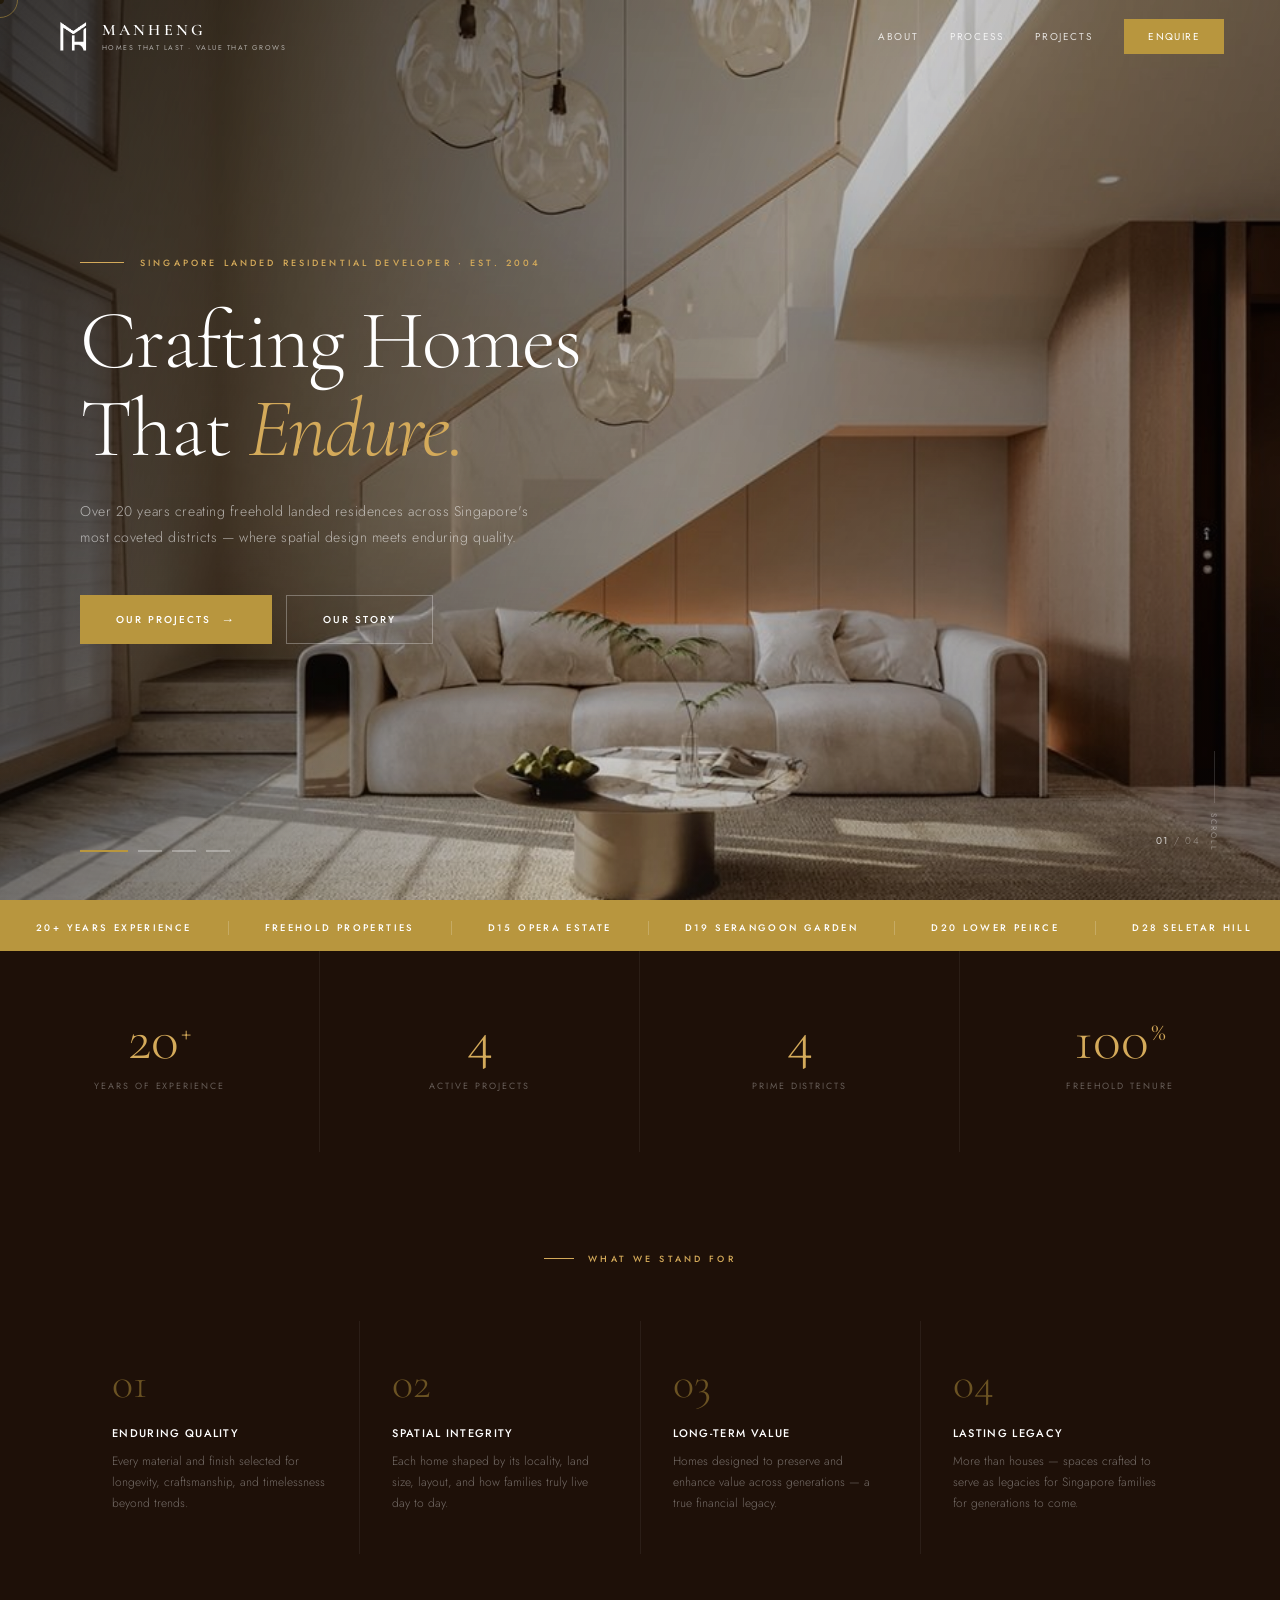
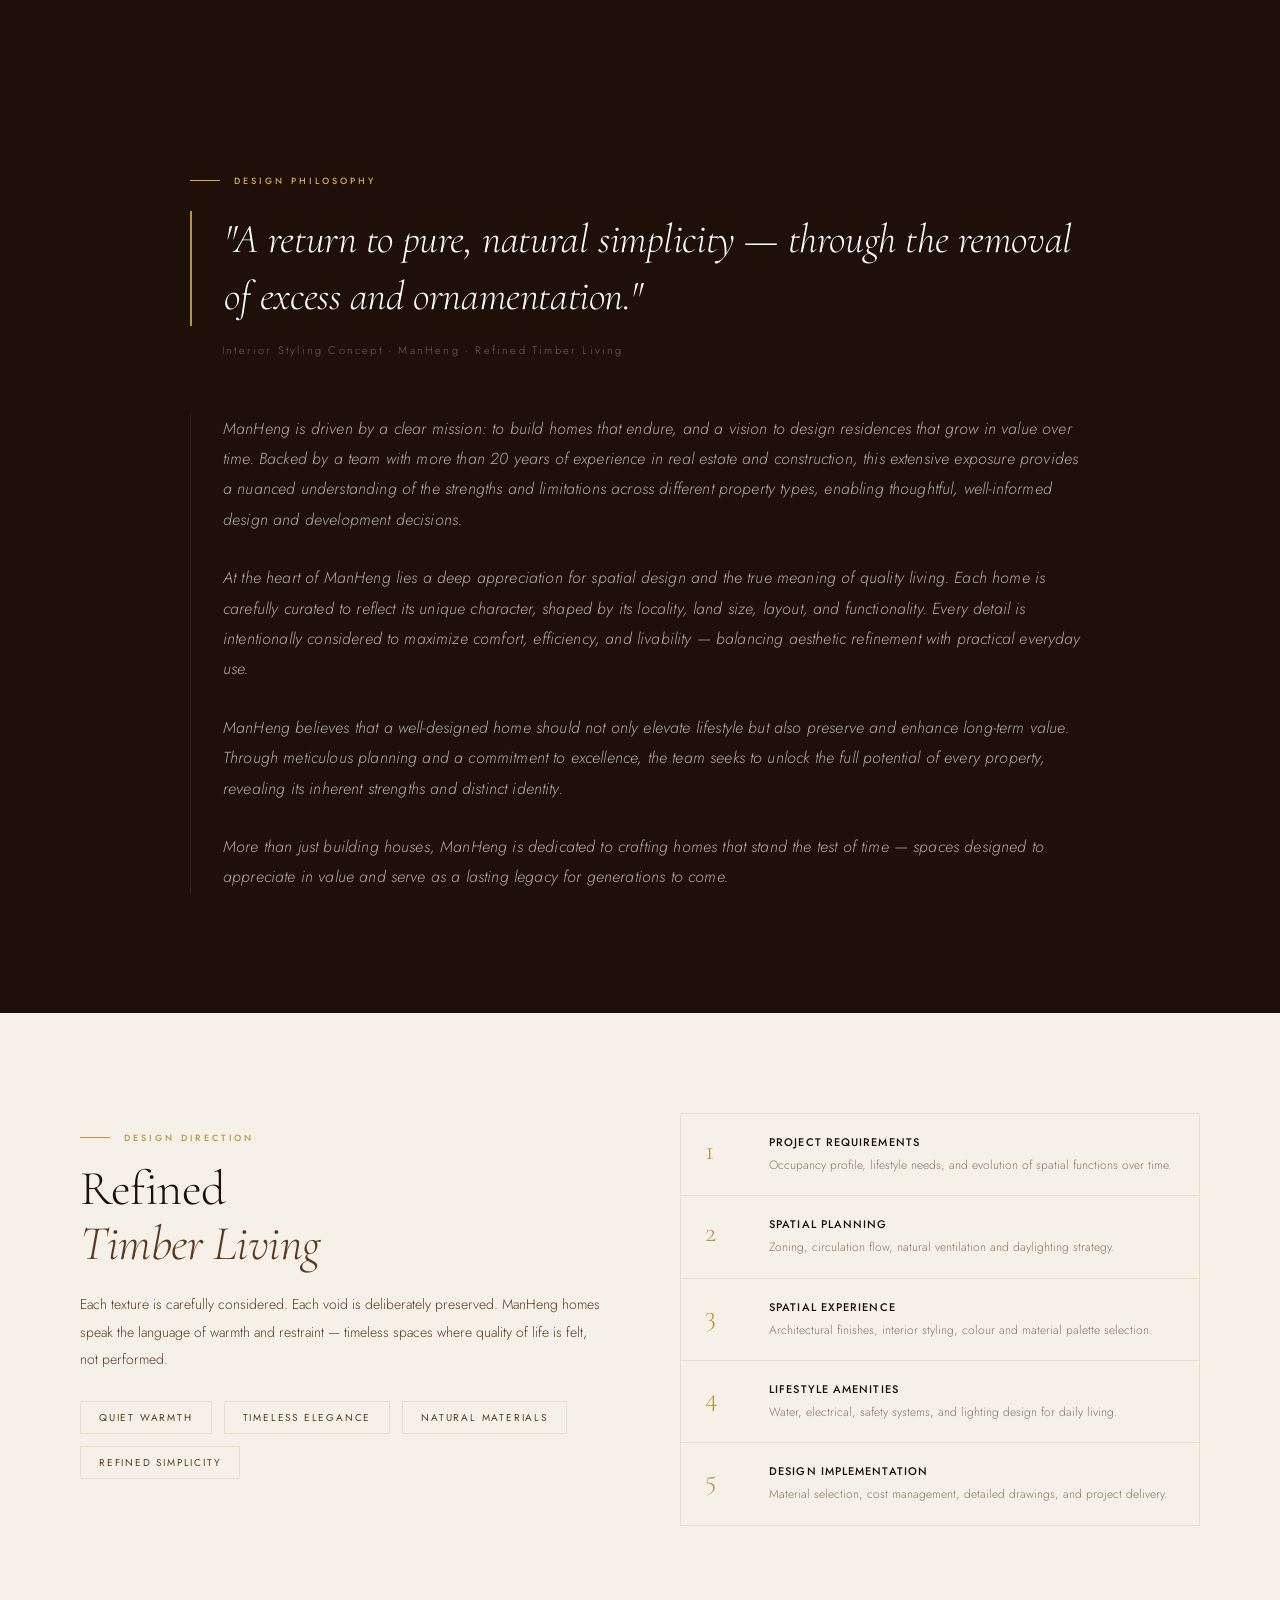
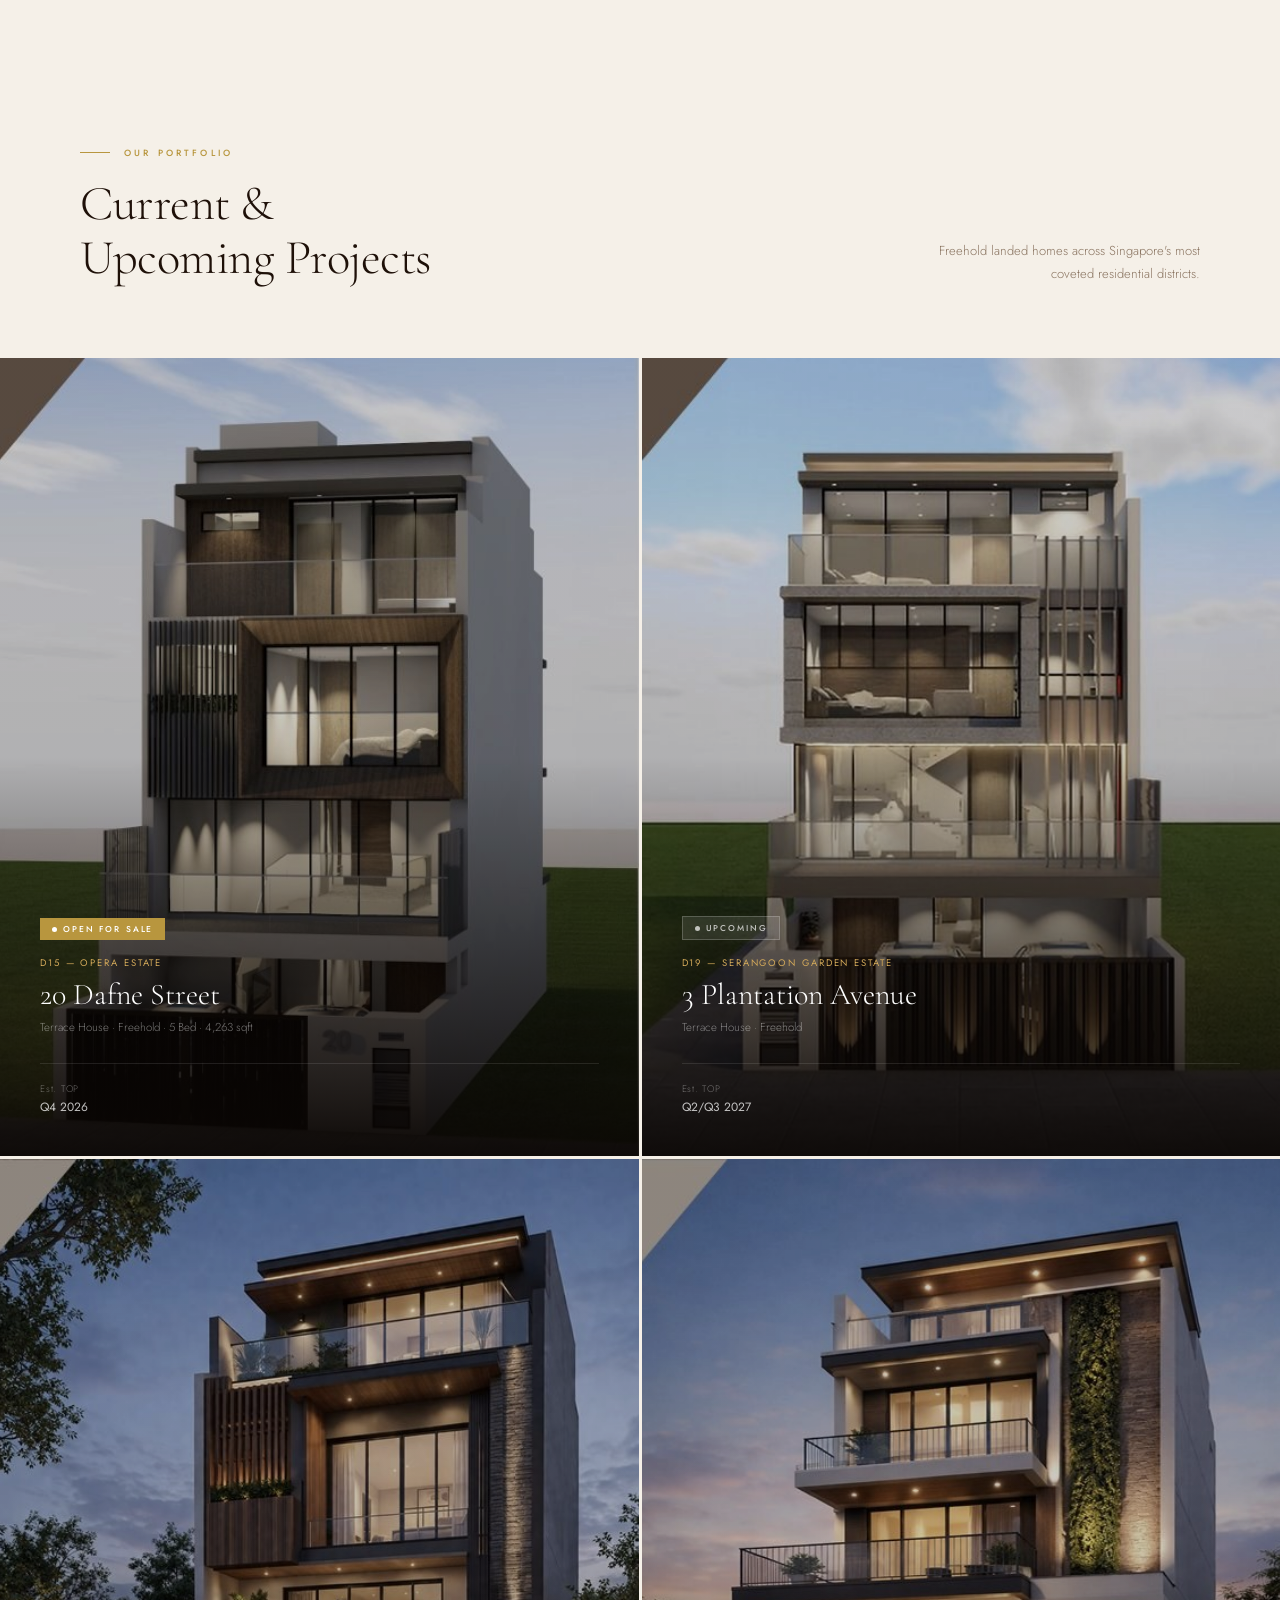
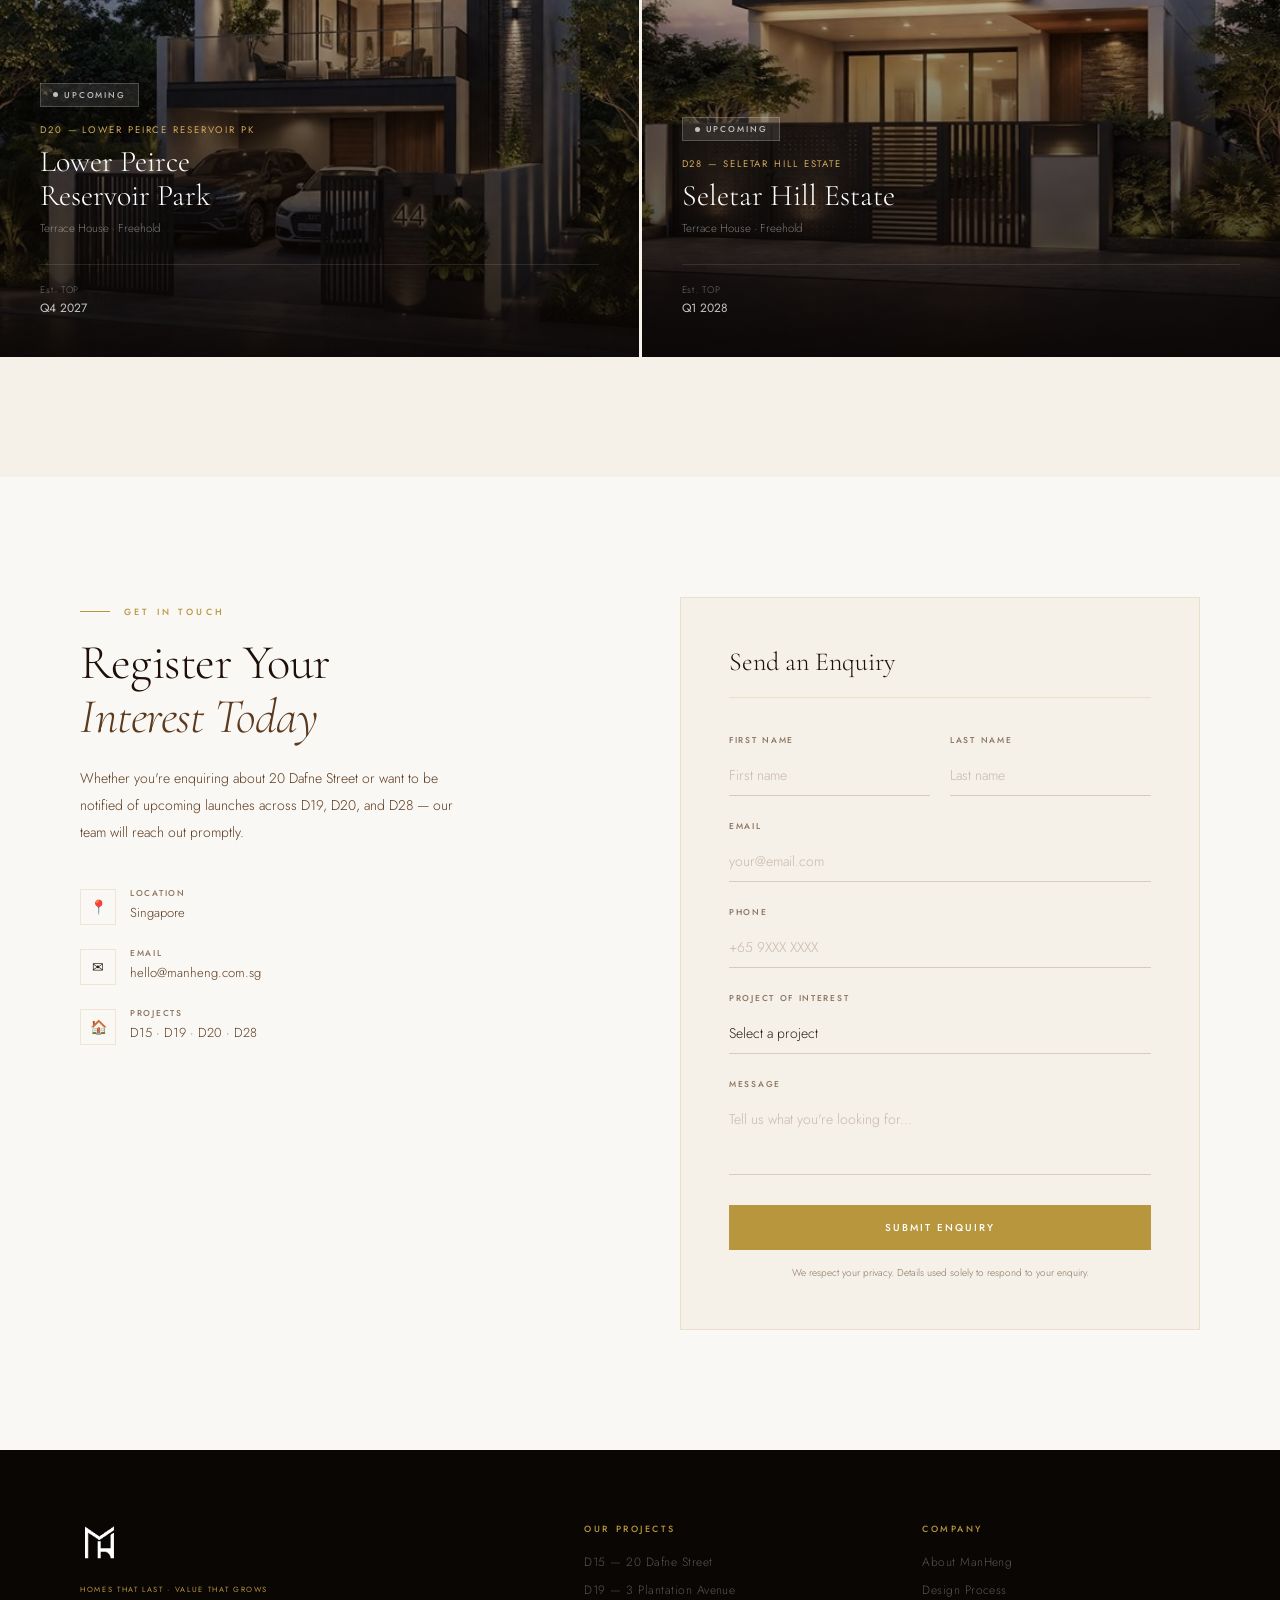
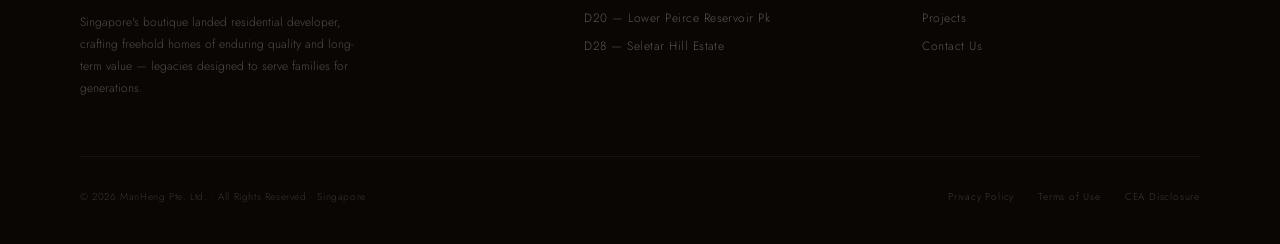
<file: index.html>
<!DOCTYPE html>
<html lang="en">
<head>
<meta charset="UTF-8">
<meta name="viewport" content="width=device-width, initial-scale=1.0">
<title>ManHeng — Homes That Last · Value That Grows</title>
<meta name="description" content="ManHeng is a Singapore landed residential developer with over 20 years of experience crafting freehold homes of enduring quality and long-term value.">
<link rel="preconnect" href="https://fonts.googleapis.com">
<link href="https://fonts.googleapis.com/css2?family=Cormorant+Garamond:ital,wght@0,300;0,400;0,500;0,600;1,300;1,400;1,500&family=Jost:wght@200;300;400;500;600&display=swap" rel="stylesheet">
<link rel="stylesheet" href="assets/style.css">
<style>

/* ── HERO CAROUSEL ── */
#hero{position:relative;height:100vh;min-height:680px;display:flex;align-items:center;overflow:hidden;background:#0a0604}

/* Slide stack */
.hero-slides{position:absolute;inset:0}
.hero-slide{
  position:absolute;inset:0;
  background-size:cover;background-position:center;
  opacity:0;
  transform:scale(1.08);
  transition:opacity 1.2s cubic-bezier(.4,0,.2,1), transform 8s ease-out;
  will-change:opacity,transform;
}
.hero-slide.active{
  opacity:1;
  transform:scale(1.0);
}
.hero-slide.prev{
  opacity:0;
  transform:scale(1.04);
}

.hero-grad{position:absolute;inset:0;background:linear-gradient(110deg,rgba(10,6,4,.78) 0%,rgba(10,6,4,.18) 55%,rgba(10,6,4,.48) 100%);z-index:1}

/* Slide indicators */
.hero-indicators{
  position:absolute;bottom:48px;left:80px;
  display:flex;gap:10px;z-index:3;
}
.hero-dot{
  width:24px;height:2px;background:rgba(255,255,255,.3);
  border:none;padding:0;cursor:none;
  transition:background .3s,width .4s cubic-bezier(.16,1,.3,1);
}
.hero-dot.active{background:var(--gold);width:48px}

/* Slide counter */
.hero-counter{
  position:absolute;bottom:52px;right:80px;z-index:3;
  font-size:10px;font-weight:300;letter-spacing:.15em;
  color:rgba(255,255,255,.4);
}
.hero-counter span{color:rgba(255,255,255,.75);font-weight:400}
.hero-content{position:relative;z-index:2;padding:0 80px;max-width:800px}
.hero-label{display:flex;align-items:center;gap:16px;font-size:9px;font-weight:500;letter-spacing:.35em;text-transform:uppercase;color:var(--gold-l);margin-bottom:28px;opacity:0;transform:translateY(18px);animation:fadeUp .9s .3s cubic-bezier(.16,1,.3,1) forwards}
.hero-label::before{content:'';width:44px;height:1px;background:var(--gold-l)}
h1.hero-h{font-family:'Cormorant Garamond',serif;font-size:clamp(52px,6.5vw,88px);font-weight:300;line-height:1.06;letter-spacing:-.02em;color:#fff;opacity:0;transform:translateY(28px);animation:fadeUp 1s .5s cubic-bezier(.16,1,.3,1) forwards}
h1.hero-h em{font-style:italic;color:var(--gold-l)}
.hero-sub{font-size:14px;font-weight:300;line-height:1.9;color:rgba(255,255,255,.6);letter-spacing:.04em;margin-top:24px;max-width:480px;opacity:0;transform:translateY(18px);animation:fadeUp 1s .7s cubic-bezier(.16,1,.3,1) forwards}
.hero-ctas{display:flex;gap:14px;margin-top:44px;opacity:0;transform:translateY(18px);animation:fadeUp 1s .9s cubic-bezier(.16,1,.3,1) forwards}
.hero-scroll{position:absolute;right:60px;bottom:48px;z-index:2;display:flex;flex-direction:column;align-items:center;gap:10px}
.scroll-line{width:1px;height:52px;background:rgba(255,255,255,.15);position:relative;overflow:hidden}
.scroll-line::after{content:'';position:absolute;top:-100%;width:100%;height:100%;background:var(--gold-l);animation:scrollDown 2s ease-in-out infinite}
@keyframes scrollDown{0%{top:-100%}100%{top:100%}}
.scroll-txt{font-size:8px;letter-spacing:.25em;text-transform:uppercase;color:rgba(255,255,255,.35);writing-mode:vertical-rl}
@keyframes fadeUp{to{opacity:1;transform:none}}

/* ── STATS ── */
#stats{background:var(--brown);display:grid;grid-template-columns:repeat(4,1fr)}
.stat-item{padding:60px 40px;text-align:center;border-right:1px solid rgba(255,255,255,.06);transition:background .3s}
.stat-item:last-child{border:none}
.stat-item:hover{background:rgba(255,255,255,.03)}
.stat-num{font-family:'Cormorant Garamond',serif;font-size:58px;font-weight:300;color:var(--gold-l);line-height:1;display:flex;align-items:flex-start;justify-content:center;gap:2px}
.stat-num sup{font-size:26px;margin-top:8px}
.stat-lbl{font-size:9px;font-weight:400;letter-spacing:.22em;text-transform:uppercase;color:rgba(255,255,255,.32);margin-top:10px}

/* ── ABOUT (merged with philosophy) ── */
#about{background:var(--warm)}

/* Part 2: Pillars — 4 across on dark */
.about-pillars-wrap{background:var(--brown);padding:100px 80px}
.pillars-grid{display:grid;grid-template-columns:repeat(4,1fr);gap:1px;background:rgba(255,255,255,.06);margin-top:56px}
.pillar{background:var(--brown);padding:40px 32px;transition:background .3s}
.pillar:hover{background:rgba(255,255,255,.04)}
.pillar-n{font-family:'Cormorant Garamond',serif;font-size:44px;font-weight:300;color:var(--gold);opacity:.5;line-height:1;margin-bottom:20px}
.pillar-t{font-size:11px;font-weight:500;letter-spacing:.12em;text-transform:uppercase;color:#fff;margin-bottom:10px}
.pillar-d{font-size:12px;font-weight:300;color:rgba(255,255,255,.38);line-height:1.75}

/* Part 3: Philosophy — full width quote + values */
.about-philosophy{display:grid;grid-template-columns:52% 48%}
.phil-visual{position:relative;overflow:hidden;min-height:600px}
.phil-visual img{width:100%;height:100%;object-fit:cover;opacity:.6;filter:sepia(12%);display:block;transition:transform .8s cubic-bezier(.16,1,.3,1)}
.phil-visual:hover img{transform:scale(1.04);opacity:.7}
.phil-visual-overlay{position:absolute;inset:0;background:linear-gradient(to right,transparent,rgba(10,6,4,.6))}
.phil-body{padding:100px 72px;background:var(--brown);display:flex;flex-direction:column;justify-content:center}
.phil-quote{font-family:'Cormorant Garamond',serif;font-size:clamp(22px,2.2vw,34px);font-weight:300;font-style:italic;color:#fff;line-height:1.5;letter-spacing:-.01em;margin:22px 0 12px;padding-left:24px;border-left:2px solid var(--gold)}
.phil-attr{font-size:10px;font-weight:300;letter-spacing:.18em;color:rgba(255,255,255,.3);margin-bottom:52px}
.phil-vals{display:flex;flex-direction:column}
.phil-val{padding:24px 0;border-bottom:1px solid rgba(255,255,255,.07);display:grid;grid-template-columns:44px 1fr;gap:16px;align-items:start}
.phil-val:first-child{border-top:1px solid rgba(255,255,255,.07)}
.val-n{font-family:'Cormorant Garamond',serif;font-size:28px;font-weight:300;color:var(--gold);line-height:1;padding-top:2px}
.val-t{font-size:11px;font-weight:500;letter-spacing:.12em;text-transform:uppercase;color:#fff;margin-bottom:5px}
.val-d{font-size:12px;font-weight:300;color:rgba(255,255,255,.38);line-height:1.8}

/* Part 4: Design Direction — cream full-width strip */
.about-direction{padding:100px 80px;background:var(--cream);display:grid;grid-template-columns:1fr 1fr;gap:80px;align-items:center}
.direction-text h2{margin-bottom:20px}
.direction-keywords{display:flex;gap:12px;flex-wrap:wrap;margin:28px 0}
.kw{padding:8px 18px;border:1px solid var(--border);font-size:10px;font-weight:400;letter-spacing:.18em;text-transform:uppercase;color:var(--brown-m)}
.direction-steps{display:flex;flex-direction:column;gap:0;border:1px solid var(--border)}
.dir-step{display:grid;grid-template-columns:48px 1fr;gap:16px;align-items:start;padding:20px 24px;border-bottom:1px solid var(--border);transition:background .25s}
.dir-step:last-child{border:none}
.dir-step:hover{background:rgba(184,150,62,.05)}
.dir-step-n{font-family:'Cormorant Garamond',serif;font-size:28px;font-weight:300;color:var(--gold);line-height:1;padding-top:2px}
.dir-step-t{font-size:11px;font-weight:500;letter-spacing:.1em;text-transform:uppercase;color:var(--brown);margin-bottom:5px}
.dir-step-d{font-size:12px;font-weight:300;color:var(--muted);line-height:1.7}

/* ── PROCESS ── */
#process{padding:120px 80px;background:var(--warm)}
.process-head{max-width:600px;margin-bottom:80px}
.process-steps{display:grid;grid-template-columns:repeat(5,1fr);gap:0;border:1px solid var(--border)}
.process-step{padding:40px 28px;border-right:1px solid var(--border);transition:background .3s}
.process-step:last-child{border:none}
.process-step:hover{background:var(--cream)}
.step-num{font-family:'Cormorant Garamond',serif;font-size:40px;font-weight:300;color:var(--gold);opacity:.4;line-height:1;margin-bottom:18px}
.step-img{width:100%;aspect-ratio:1;object-fit:cover;margin-bottom:16px;filter:sepia(8%) contrast(1.05);transition:filter .3s}
.process-step:hover .step-img{filter:none}
.step-title{font-size:11px;font-weight:500;letter-spacing:.1em;text-transform:uppercase;color:var(--brown);margin-bottom:10px;line-height:1.4}
.step-item{font-size:11px;font-weight:300;color:var(--muted);line-height:1.6;padding:2px 0}

/* ── PROJECTS ── */
#projects{padding:120px 0;background:var(--cream)}
.proj-head{padding:0 80px;display:flex;justify-content:space-between;align-items:flex-end;margin-bottom:72px}
.proj-sub{max-width:280px;font-size:13px;font-weight:300;color:var(--muted);line-height:1.8;text-align:right}
.proj-grid{display:grid;grid-template-columns:1fr 1fr;gap:3px}
.proj-card{position:relative;overflow:hidden;background:#0a0604;cursor:none;display:block;text-decoration:none}
.proj-card img{width:100%;aspect-ratio:4/5;object-fit:cover;display:block;transition:transform .9s cubic-bezier(.16,1,.3,1),opacity .5s;opacity:.84}
.proj-card:hover img{transform:scale(1.07);opacity:.58}
.proj-overlay{position:absolute;inset:0;background:linear-gradient(to top,rgba(10,6,4,.93) 0%,rgba(10,6,4,.05) 50%);display:flex;flex-direction:column;justify-content:flex-end;padding:40px}
.proj-badge{display:inline-flex;align-items:center;gap:6px;padding:5px 12px;margin-bottom:16px;font-size:8.5px;font-weight:500;letter-spacing:.22em;text-transform:uppercase;width:fit-content}
.badge-sale{background:var(--gold);color:#fff}
.badge-up{background:rgba(255,255,255,.1);color:rgba(255,255,255,.7);border:1px solid rgba(255,255,255,.2)}
.badge-dot{width:5px;height:5px;border-radius:50%;background:currentColor;flex-shrink:0}
.proj-dist{font-size:9.5px;font-weight:400;letter-spacing:.2em;color:var(--gold-l);text-transform:uppercase;margin-bottom:8px}
.proj-name{font-family:'Cormorant Garamond',serif;font-size:30px;font-weight:300;color:#fff;line-height:1.15;margin-bottom:6px}
.proj-type{font-size:11.5px;font-weight:300;color:rgba(255,255,255,.45);margin-bottom:28px}
.proj-footer{display:flex;justify-content:space-between;align-items:center;padding-top:18px;border-top:1px solid rgba(255,255,255,.1)}
.proj-top-lbl{font-size:9.5px;font-weight:300;color:rgba(255,255,255,.38);letter-spacing:.08em}
.proj-top-val{font-size:12px;font-weight:400;color:rgba(255,255,255,.75);margin-top:2px}
.proj-cta{opacity:0;transform:translateX(8px);transition:all .3s cubic-bezier(.16,1,.3,1)}
.proj-card:hover .proj-cta{opacity:1;transform:none}
.proj-cta-btn{display:inline-block;padding:10px 20px;background:var(--gold);color:#fff;font-family:'Jost',sans-serif;font-size:9px;font-weight:500;letter-spacing:.18em;text-transform:uppercase;border:none;cursor:none;text-decoration:none;transition:background .2s}
.proj-cta-btn:hover{background:#9a7c30}

/* Contact styles in shared style.css */

@media(max-width:900px){
  .hero-content{padding:0 28px}
  .hero-scroll{right:24px;bottom:32px}
  #stats{grid-template-columns:1fr 1fr}
  .stat-item{border-right:none;border-bottom:1px solid rgba(255,255,255,.06);padding:40px 20px}
  
  .about-pillars-wrap{padding:60px 28px}
  .pillars-grid{grid-template-columns:1fr 1fr}
  .about-philosophy{grid-template-columns:1fr}
  .phil-visual{height:55vw}
  .phil-body{padding:60px 28px}
  .about-direction{grid-template-columns:1fr;padding:60px 28px;gap:40px}
  #process{padding:80px 28px}
  .process-steps{grid-template-columns:1fr}
  .process-step{border-right:none;border-bottom:1px solid var(--border)}
  #projects{padding:80px 0}
  .proj-head{padding:0 28px;flex-direction:column;align-items:flex-start;gap:12px}
  .proj-sub{text-align:left}
  .proj-grid{grid-template-columns:1fr}
  #contact{grid-template-columns:1fr;padding:80px 28px;gap:48px}
  .ct-form-wrap{padding:32px 22px}
  .fgl-row{grid-template-columns:1fr}
}



/* ── Full-width philosophy section ── */
.about-philosophy-full{
  background:var(--brown);
  padding:120px 80px;
}
.phil-full-inner{
  max-width:900px;
  margin:0 auto;
}
.phil-full-quote{
  font-family:'Cormorant Garamond',serif;
  font-size:clamp(28px,3.2vw,48px);
  font-weight:300;font-style:italic;
  color:#fff;line-height:1.4;letter-spacing:-.01em;
  margin:24px 0 16px;
  padding-left:32px;
  border-left:2px solid var(--gold);
}
.phil-full-attr{
  font-size:11px;font-weight:300;letter-spacing:.2em;
  color:rgba(255,255,255,.35);
  margin-bottom:56px;padding-left:32px;
}
.phil-full-paragraphs{
  display:flex;flex-direction:column;gap:28px;
  padding-left:32px;
  border-left:1px solid rgba(255,255,255,.08);
}
.phil-full-paragraphs p{
  font-size:16px;font-weight:300;line-height:1.9;
  color:rgba(255,255,255,.65);
  font-style:italic;
  letter-spacing:.01em;
}
@media(max-width:900px){
  .about-philosophy-full{padding:80px 28px}
  .phil-full-quote{font-size:clamp(24px,5vw,36px)}
  .phil-full-paragraphs p{font-size:14px}
}
</style>
</head>
<body>

<div class="cursor" id="cursor"></div>
<div class="cursor-ring" id="cursorRing"></div>

<!-- NAV -->
<nav id="mainNav" class="light" data-light>
  <a href="index.html" class="nav-logo">
    <img src="assets/logo.png" alt="ManHeng" class="nav-logo-img">
    <div><div class="logo-name">MANHENG</div><span class="logo-tag">Homes That Last · Value That Grows</span></div>
  </a>
  <div class="nav-links">
    <a href="#about" class="hide-mob">About</a>
    <a href="process.html" class="hide-mob">Process</a>
    <a href="#projects" class="hide-mob">Projects</a>
    <a href="#contact" class="btn-nav">Enquire</a>
  </div>
</nav>

<!-- HERO CAROUSEL -->
<section id="hero">
  <!-- Slide stack -->
  <div class="hero-slides" id="heroSlides">
    <div class="hero-slide active" style="background-image:url('assets/hero_slide1.jpg');background-position:center 30%"></div>
    <div class="hero-slide" style="background-image:url('assets/hero_slide2.jpg');background-position:center 25%"></div>
    <div class="hero-slide" style="background-image:url('assets/hero_slide3.jpg');background-position:center 20%"></div>
    <div class="hero-slide" style="background-image:url('assets/hero_slide4.jpg');background-position:center 30%"></div>
  </div>

  <div class="hero-grad"></div>

  <!-- Text content -->
  <div class="hero-content" style="position:relative;z-index:2">
    <div class="hero-label">Singapore Landed Residential Developer · Est. 2004</div>
    <h1 class="hero-h">Crafting Homes<br>That <em>Endure.</em></h1>
    <p class="hero-sub">Over 20 years creating freehold landed residences across Singapore's most coveted districts — where spatial design meets enduring quality.</p>
    <div class="hero-ctas">
      <a href="#projects" class="btn btn-gold btn-arrow">Our Projects</a>
      <a href="#about" class="btn btn-outline-light">Our Story</a>
    </div>
  </div>

  <!-- Dot indicators -->
  <div class="hero-indicators" id="heroDots">
    <button class="hero-dot active" onclick="goToSlide(0)"></button>
    <button class="hero-dot" onclick="goToSlide(1)"></button>
    <button class="hero-dot" onclick="goToSlide(2)"></button>
    <button class="hero-dot" onclick="goToSlide(3)"></button>
  </div>

  <!-- Counter -->
  <div class="hero-counter"><span id="slideNum">01</span> / 04</div>

  <div class="hero-scroll" style="z-index:3"><div class="scroll-line"></div><span class="scroll-txt">Scroll</span></div>
</section>

<!-- MARQUEE -->
<div class="marquee">
  <div class="marquee-inner">
    <span>20+ Years Experience</span><span>Freehold Properties</span><span>D15 Opera Estate</span><span>D19 Serangoon Garden</span><span>D20 Lower Peirce</span><span>D28 Seletar Hill</span><span>Landed Residential</span><span>Refined Timber Living</span><span>Quiet Warmth</span><span>Timeless Elegance</span>
    <span>20+ Years Experience</span><span>Freehold Properties</span><span>D15 Opera Estate</span><span>D19 Serangoon Garden</span><span>D20 Lower Peirce</span><span>D28 Seletar Hill</span><span>Landed Residential</span><span>Refined Timber Living</span><span>Quiet Warmth</span><span>Timeless Elegance</span>
  </div>
</div>

<!-- STATS -->
<div id="stats">
  <div class="stat-item reveal"><div class="stat-num">20<sup>+</sup></div><div class="stat-lbl">Years of Experience</div></div>
  <div class="stat-item reveal d1"><div class="stat-num">4</div><div class="stat-lbl">Active Projects</div></div>
  <div class="stat-item reveal d2"><div class="stat-num">4</div><div class="stat-lbl">Prime Districts</div></div>
  <div class="stat-item reveal d3"><div class="stat-num">100<sup>%</sup></div><div class="stat-lbl">Freehold Tenure</div></div>
</div>

<!-- ════════════════════════════════
     ABOUT — merged with Philosophy
     ════════════════════════════════ -->
<section id="about">

  <!-- 2. Four Pillars — dark band -->
  <div class="about-pillars-wrap">
    <div class="eyebrow eyebrow-light reveal" style="justify-content:center">What We Stand For</div>
    <div class="pillars-grid">
      <div class="pillar reveal d1">
        <div class="pillar-n">01</div>
        <div class="pillar-t">Enduring Quality</div>
        <div class="pillar-d">Every material and finish selected for longevity, craftsmanship, and timelessness beyond trends.</div>
      </div>
      <div class="pillar reveal d2">
        <div class="pillar-n">02</div>
        <div class="pillar-t">Spatial Integrity</div>
        <div class="pillar-d">Each home shaped by its locality, land size, layout, and how families truly live day to day.</div>
      </div>
      <div class="pillar reveal d3">
        <div class="pillar-n">03</div>
        <div class="pillar-t">Long-Term Value</div>
        <div class="pillar-d">Homes designed to preserve and enhance value across generations — a true financial legacy.</div>
      </div>
      <div class="pillar reveal d4">
        <div class="pillar-n">04</div>
        <div class="pillar-t">Lasting Legacy</div>
        <div class="pillar-d">More than houses — spaces crafted to serve as legacies for Singapore families for generations to come.</div>
      </div>
    </div>
  </div>

  <!-- 3. Philosophy — full width -->
  <div class="about-philosophy-full">
    <div class="phil-full-inner">
      <div class="eyebrow eyebrow-light reveal">Design Philosophy</div>
      <blockquote class="phil-full-quote reveal d1">"A return to pure, natural simplicity — through the removal of excess and ornamentation."</blockquote>
      <p class="phil-full-attr reveal d2">Interior Styling Concept · ManHeng · Refined Timber Living</p>
      <div class="phil-full-paragraphs reveal d3">
        <p>ManHeng is driven by a clear mission: to build homes that endure, and a vision to design residences that grow in value over time. Backed by a team with more than 20 years of experience in real estate and construction, this extensive exposure provides a nuanced understanding of the strengths and limitations across different property types, enabling thoughtful, well-informed design and development decisions.</p>
        <p>At the heart of ManHeng lies a deep appreciation for spatial design and the true meaning of quality living. Each home is carefully curated to reflect its unique character, shaped by its locality, land size, layout, and functionality. Every detail is intentionally considered to maximize comfort, efficiency, and livability — balancing aesthetic refinement with practical everyday use.</p>
        <p>ManHeng believes that a well-designed home should not only elevate lifestyle but also preserve and enhance long-term value. Through meticulous planning and a commitment to excellence, the team seeks to unlock the full potential of every property, revealing its inherent strengths and distinct identity.</p>
        <p>More than just building houses, ManHeng is dedicated to crafting homes that stand the test of time — spaces designed to appreciate in value and serve as a lasting legacy for generations to come.</p>
      </div>
    </div>
  </div>

  <!-- 4. Design Direction -->
  <div class="about-direction">
    <div class="direction-text">
      <div class="eyebrow reveal">Design Direction</div>
      <h2 class="section-h reveal d1">Refined<br><em>Timber Living</em></h2>
      <p class="body-copy reveal d2">Each texture is carefully considered. Each void is deliberately preserved. ManHeng homes speak the language of warmth and restraint — timeless spaces where quality of life is felt, not performed.</p>
      <div class="direction-keywords reveal d3">
        <span class="kw">Quiet Warmth</span>
        <span class="kw">Timeless Elegance</span>
        <span class="kw">Natural Materials</span>
        <span class="kw">Refined Simplicity</span>
      </div>
    </div>
    <div class="direction-steps reveal d2">
      <div class="dir-step">
        <div class="dir-step-n">1</div>
        <div><div class="dir-step-t">Project Requirements</div><div class="dir-step-d">Occupancy profile, lifestyle needs, and evolution of spatial functions over time.</div></div>
      </div>
      <div class="dir-step">
        <div class="dir-step-n">2</div>
        <div><div class="dir-step-t">Spatial Planning</div><div class="dir-step-d">Zoning, circulation flow, natural ventilation and daylighting strategy.</div></div>
      </div>
      <div class="dir-step">
        <div class="dir-step-n">3</div>
        <div><div class="dir-step-t">Spatial Experience</div><div class="dir-step-d">Architectural finishes, interior styling, colour and material palette selection.</div></div>
      </div>
      <div class="dir-step">
        <div class="dir-step-n">4</div>
        <div><div class="dir-step-t">Lifestyle Amenities</div><div class="dir-step-d">Water, electrical, safety systems, and lighting design for daily living.</div></div>
      </div>
      <div class="dir-step">
        <div class="dir-step-n">5</div>
        <div><div class="dir-step-t">Design Implementation</div><div class="dir-step-d">Material selection, cost management, detailed drawings, and project delivery.</div></div>
      </div>
    </div>
  </div>

</section>

<!-- PROJECTS -->
<section id="projects">
  <div class="proj-head">
    <div>
      <div class="eyebrow reveal">Our Portfolio</div>
      <h2 class="section-h reveal d1">Current &amp;<br>Upcoming Projects</h2>
    </div>
    <p class="proj-sub reveal d2">Freehold landed homes across Singapore's most coveted residential districts.</p>
  </div>
  <div class="proj-grid">

    <a class="proj-card reveal" href="dafne.html">
      <img src="assets/hqp_dafne.jpg" alt="20 Dafne Street D15 Opera Estate">
      <div class="proj-overlay">
        <div class="proj-badge badge-sale"><span class="badge-dot"></span>Open for Sale</div>
        <div class="proj-dist">D15 — Opera Estate</div>
        <div class="proj-name">20 Dafne Street</div>
        <div class="proj-type">Terrace House · Freehold · 5 Bed · 4,263 sqft</div>
        <div class="proj-footer">
          <div><div class="proj-top-lbl">Est. TOP</div><div class="proj-top-val">Q4 2026</div></div>
          <div class="proj-cta"><span class="proj-cta-btn">View Project →</span></div>
        </div>
      </div>
    </a>

    <a class="proj-card reveal d1" href="plantation.html">
      <img src="assets/hqp_plantation.jpg" alt="3 Plantation Avenue D19 Serangoon Garden">
      <div class="proj-overlay">
        <div class="proj-badge badge-up"><span class="badge-dot"></span>Upcoming</div>
        <div class="proj-dist">D19 — Serangoon Garden Estate</div>
        <div class="proj-name">3 Plantation Avenue</div>
        <div class="proj-type">Terrace House · Freehold</div>
        <div class="proj-footer">
          <div><div class="proj-top-lbl">Est. TOP</div><div class="proj-top-val">Q2/Q3 2027</div></div>
          <div class="proj-cta"><span class="proj-cta-btn">View Project →</span></div>
        </div>
      </div>
    </a>

    <a class="proj-card reveal d2" href="peirce.html">
      <img src="assets/hqp_peirce.jpg" alt="Lower Peirce Reservoir Park D20">
      <div class="proj-overlay">
        <div class="proj-badge badge-up"><span class="badge-dot"></span>Upcoming</div>
        <div class="proj-dist">D20 — Lower Peirce Reservoir Pk</div>
        <div class="proj-name">Lower Peirce<br>Reservoir Park</div>
        <div class="proj-type">Terrace House · Freehold</div>
        <div class="proj-footer">
          <div><div class="proj-top-lbl">Est. TOP</div><div class="proj-top-val">Q4 2027</div></div>
          <div class="proj-cta"><span class="proj-cta-btn">View Project →</span></div>
        </div>
      </div>
    </a>

    <a class="proj-card reveal d3" href="seletar.html">
      <img src="assets/hqp_seletar.jpg" alt="Seletar Hill Estate D28">
      <div class="proj-overlay">
        <div class="proj-badge badge-up"><span class="badge-dot"></span>Upcoming</div>
        <div class="proj-dist">D28 — Seletar Hill Estate</div>
        <div class="proj-name">Seletar Hill Estate</div>
        <div class="proj-type">Terrace House · Freehold</div>
        <div class="proj-footer">
          <div><div class="proj-top-lbl">Est. TOP</div><div class="proj-top-val">Q1 2028</div></div>
          <div class="proj-cta"><span class="proj-cta-btn">View Project →</span></div>
        </div>
      </div>
    </a>

  </div>
</section>

<!-- CONTACT -->
<section id="contact" class="contact-section">
  <div class="contact-left">
    <div class="eyebrow reveal">Get in Touch</div>
    <h2 class="section-h reveal d1">Register Your<br><em>Interest Today</em></h2>
    <p class="body-copy reveal d2">Whether you're enquiring about 20 Dafne Street or want to be notified of upcoming launches across D19, D20, and D28 — our team will reach out promptly.</p>
    <div class="contact-details reveal d3">
      <div class="ct-row">
        <div class="ct-icon">📍</div>
        <div><div class="ct-label">Location</div><div class="ct-value">Singapore</div></div>
      </div>
      <div class="ct-row">
        <div class="ct-icon">✉</div>
        <div><div class="ct-label">Email</div><div class="ct-value">hello@manheng.com.sg</div></div>
      </div>
      <div class="ct-row">
        <div class="ct-icon">🏠</div>
        <div><div class="ct-label">Projects</div><div class="ct-value">D15 · D19 · D20 · D28</div></div>
      </div>
    </div>
  </div>
  <div class="contact-form-box reveal d2">
    <div class="contact-form-title">Send an Enquiry</div>
    <div id="ct-body">
      <div class="fgl-row">
        <div><label>First Name</label><input type="text" placeholder="First name"></div>
        <div><label>Last Name</label><input type="text" placeholder="Last name"></div>
      </div>
      <div class="fgl-grp"><label>Email</label><input type="email" placeholder="your@email.com"></div>
      <div class="fgl-grp"><label>Phone</label><input type="tel" placeholder="+65 9XXX XXXX"></div>
      <div class="fgl-grp">
        <label>Project of Interest</label>
        <select>
          <option value="">Select a project</option>
          <option>D15 — 20 Dafne Street (Open for Sale)</option>
          <option>D19 — 3 Plantation Avenue (Upcoming 2027)</option>
          <option>D20 — Lower Peirce Reservoir Pk (Upcoming 2027)</option>
          <option>D28 — Seletar Hill Estate (Upcoming 2028)</option>
          <option>General Enquiry</option>
        </select>
      </div>
      <div class="fgl-grp"><label>Message</label><textarea placeholder="Tell us what you're looking for..."></textarea></div>
      <div class="fgl-submit">
        <button class="btn btn-gold" onclick="submitForm('ct-body','ct-success')">Submit Enquiry</button>
      </div>
      <p class="fgl-note">We respect your privacy. Details used solely to respond to your enquiry.</p>
    </div>
    <div class="form-success" id="ct-success">
      <div class="ck">✓</div>
      <h4>Thank You</h4>
      <p>Your enquiry has been received.<br>Our team will be in touch shortly.</p>
    </div>
  </div>
</section>

<!-- FOOTER -->
<footer>
  <div class="footer-grid">
    <div class="footer-brand">
      <img src="assets/logo.png" alt="ManHeng" class="footer-logo-img">
      <span class="footer-tagline">Homes That Last · Value That Grows</span>
      <p>Singapore's boutique landed residential developer, crafting freehold homes of enduring quality and long-term value — legacies designed to serve families for generations.</p>
    </div>
    <div class="footer-col">
      <h5>Our Projects</h5>
      <a href="dafne.html">D15 — 20 Dafne Street</a>
      <a href="plantation.html">D19 — 3 Plantation Avenue</a>
      <a href="peirce.html">D20 — Lower Peirce Reservoir Pk</a>
      <a href="seletar.html">D28 — Seletar Hill Estate</a>
    </div>
    <div class="footer-col">
      <h5>Company</h5>
      <a href="#about">About ManHeng</a>
      <a href="process.html">Design Process</a>
      <a href="#projects">Projects</a>
      <a href="#contact">Contact Us</a>
    </div>
  </div>
  <div class="footer-bottom">
    <span class="footer-copy">© <span id="footerYear"></span> ManHeng Pte. Ltd. · All Rights Reserved · Singapore</span>
    <div class="footer-links">
      <a href="#">Privacy Policy</a>
      <a href="#">Terms of Use</a>
      <a href="#">CEA Disclosure</a>
    </div>
  </div>
</footer>

<script src="assets/main.js"></script>
<script>
(function(){
  const slides = document.querySelectorAll('.hero-slide');
  const dots   = document.querySelectorAll('.hero-dot');
  const numEl  = document.getElementById('slideNum');
  let current  = 0;
  let timer    = null;
  const DURATION = 5000; // 5s per slide

  function goToSlide(n){
    slides[current].classList.remove('active');
    slides[current].classList.add('prev');
    dots[current].classList.remove('active');

    // Remove prev class after transition finishes
    const old = current;
    setTimeout(()=>{ slides[old].classList.remove('prev'); }, 1400);

    current = (n + slides.length) % slides.length;
    slides[current].classList.add('active');
    dots[current].classList.add('active');
    numEl.textContent = String(current + 1).padStart(2,'0');

    clearInterval(timer);
    timer = setInterval(()=>goToSlide(current + 1), DURATION);
  }

  // Expose globally for dot buttons
  window.goToSlide = goToSlide;

  // Autoplay
  timer = setInterval(()=>goToSlide(current + 1), DURATION);

  // Pause on hover
  document.getElementById('hero').addEventListener('mouseenter', ()=>clearInterval(timer));
  document.getElementById('hero').addEventListener('mouseleave', ()=>{ timer = setInterval(()=>goToSlide(current + 1), DURATION); });

  // Swipe support for mobile
  let touchX = 0;
  document.getElementById('hero').addEventListener('touchstart', e=>{ touchX = e.touches[0].clientX; }, {passive:true});
  document.getElementById('hero').addEventListener('touchend',   e=>{
    const dx = e.changedTouches[0].clientX - touchX;
    if(Math.abs(dx) > 50) goToSlide(dx < 0 ? current + 1 : current - 1);
  }, {passive:true});
})();
</script>
</body>
</html>
</file>
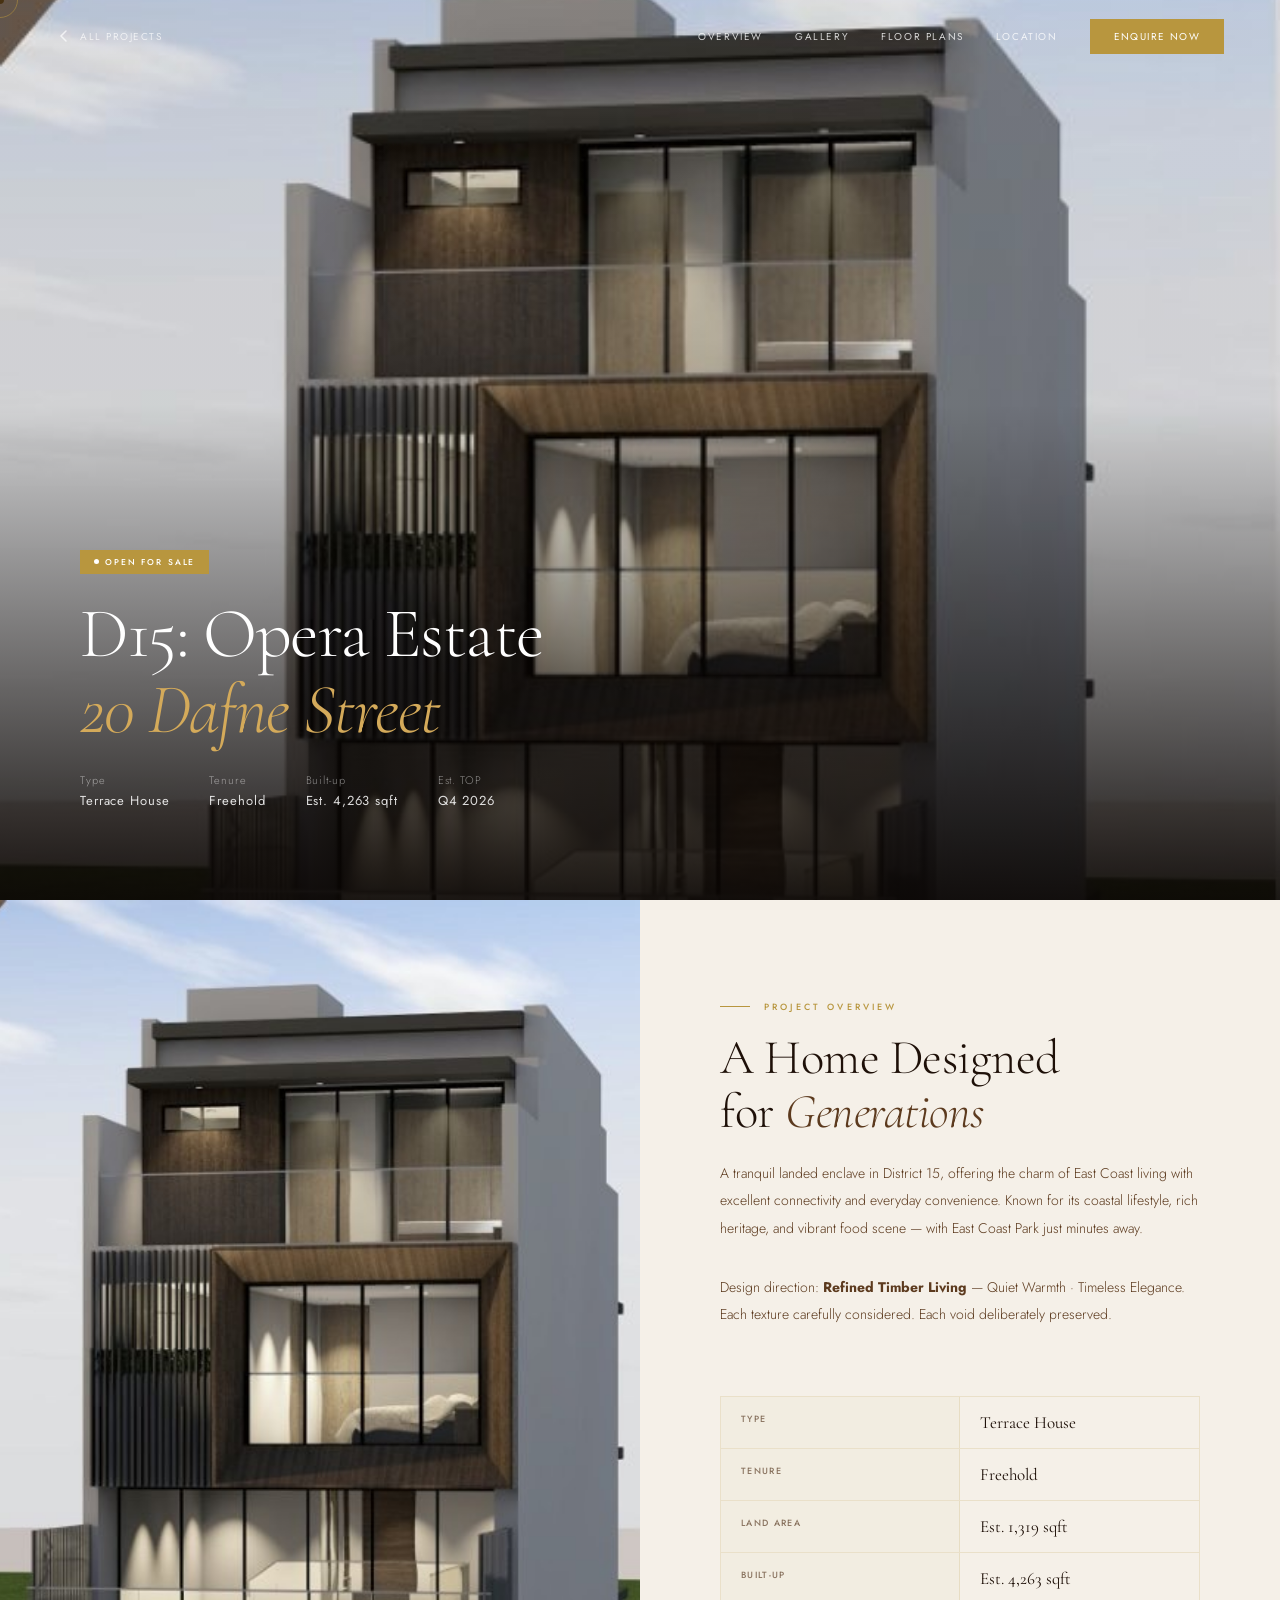
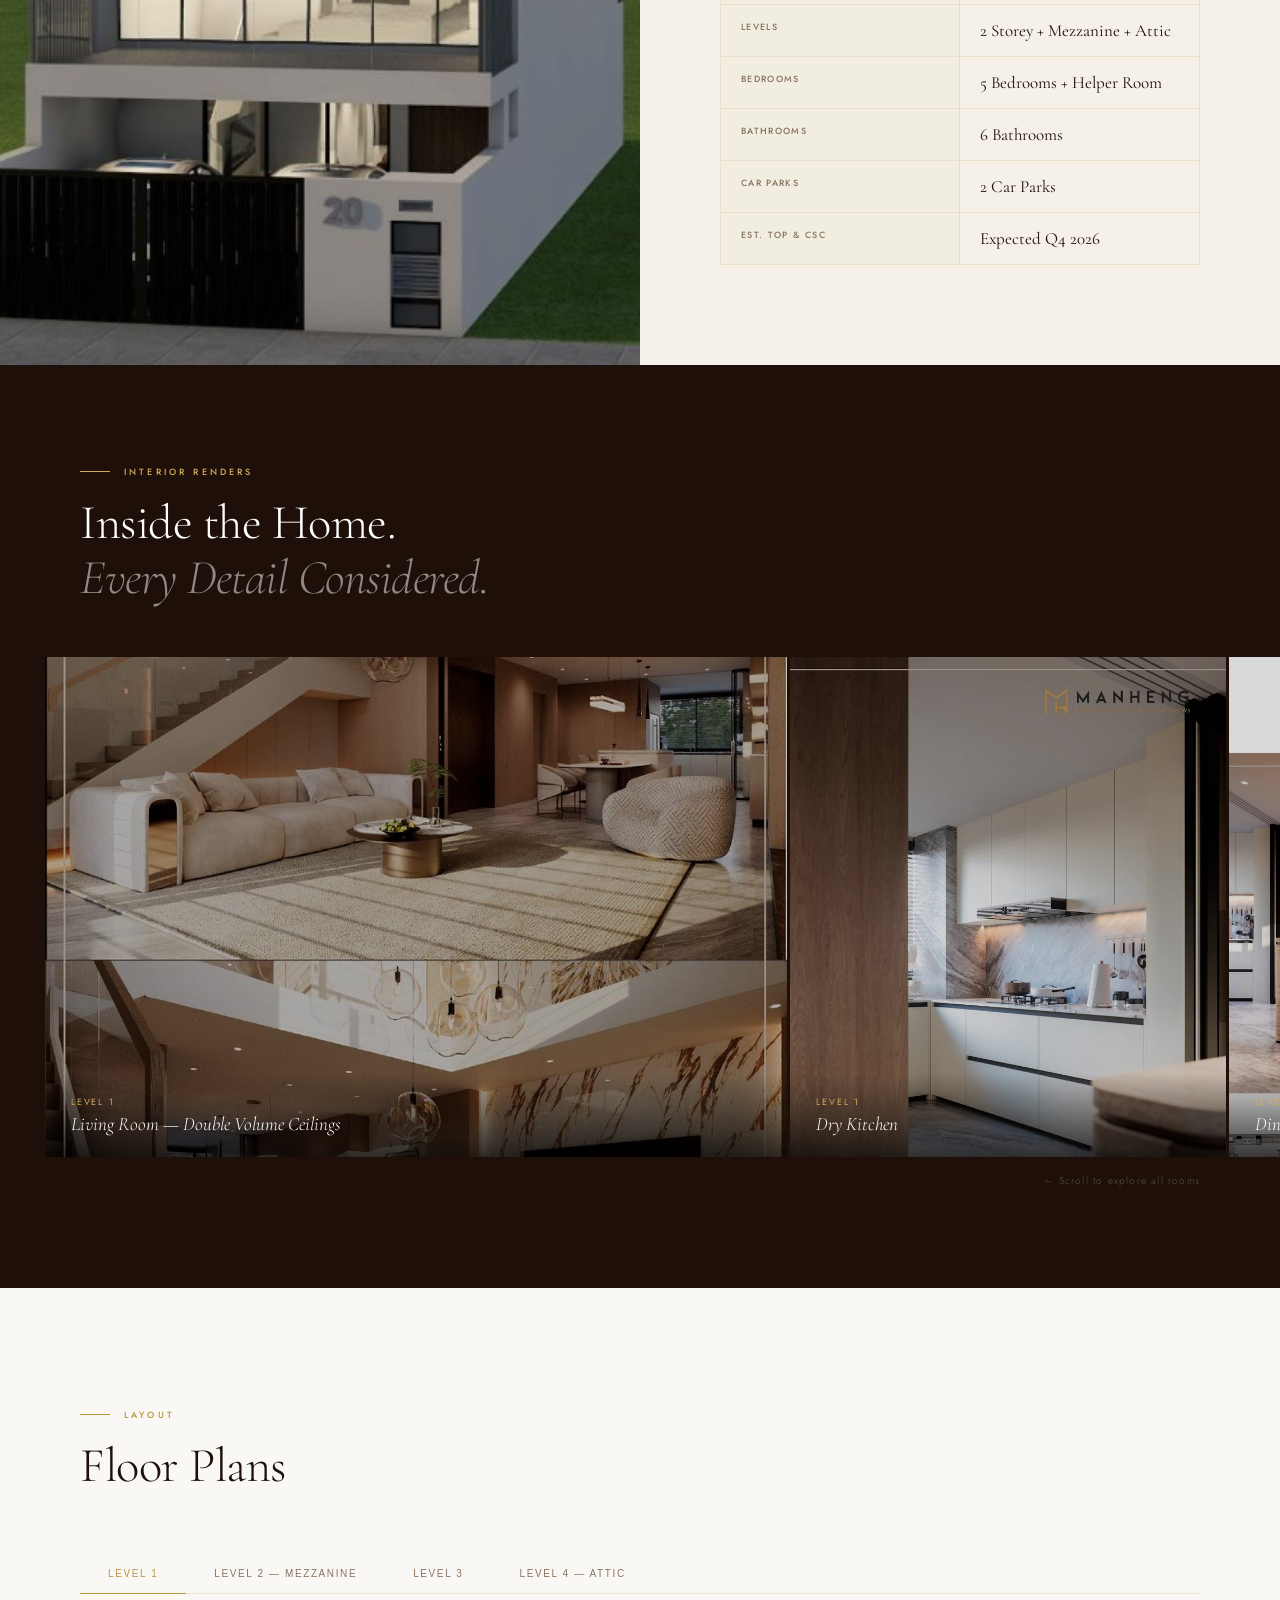
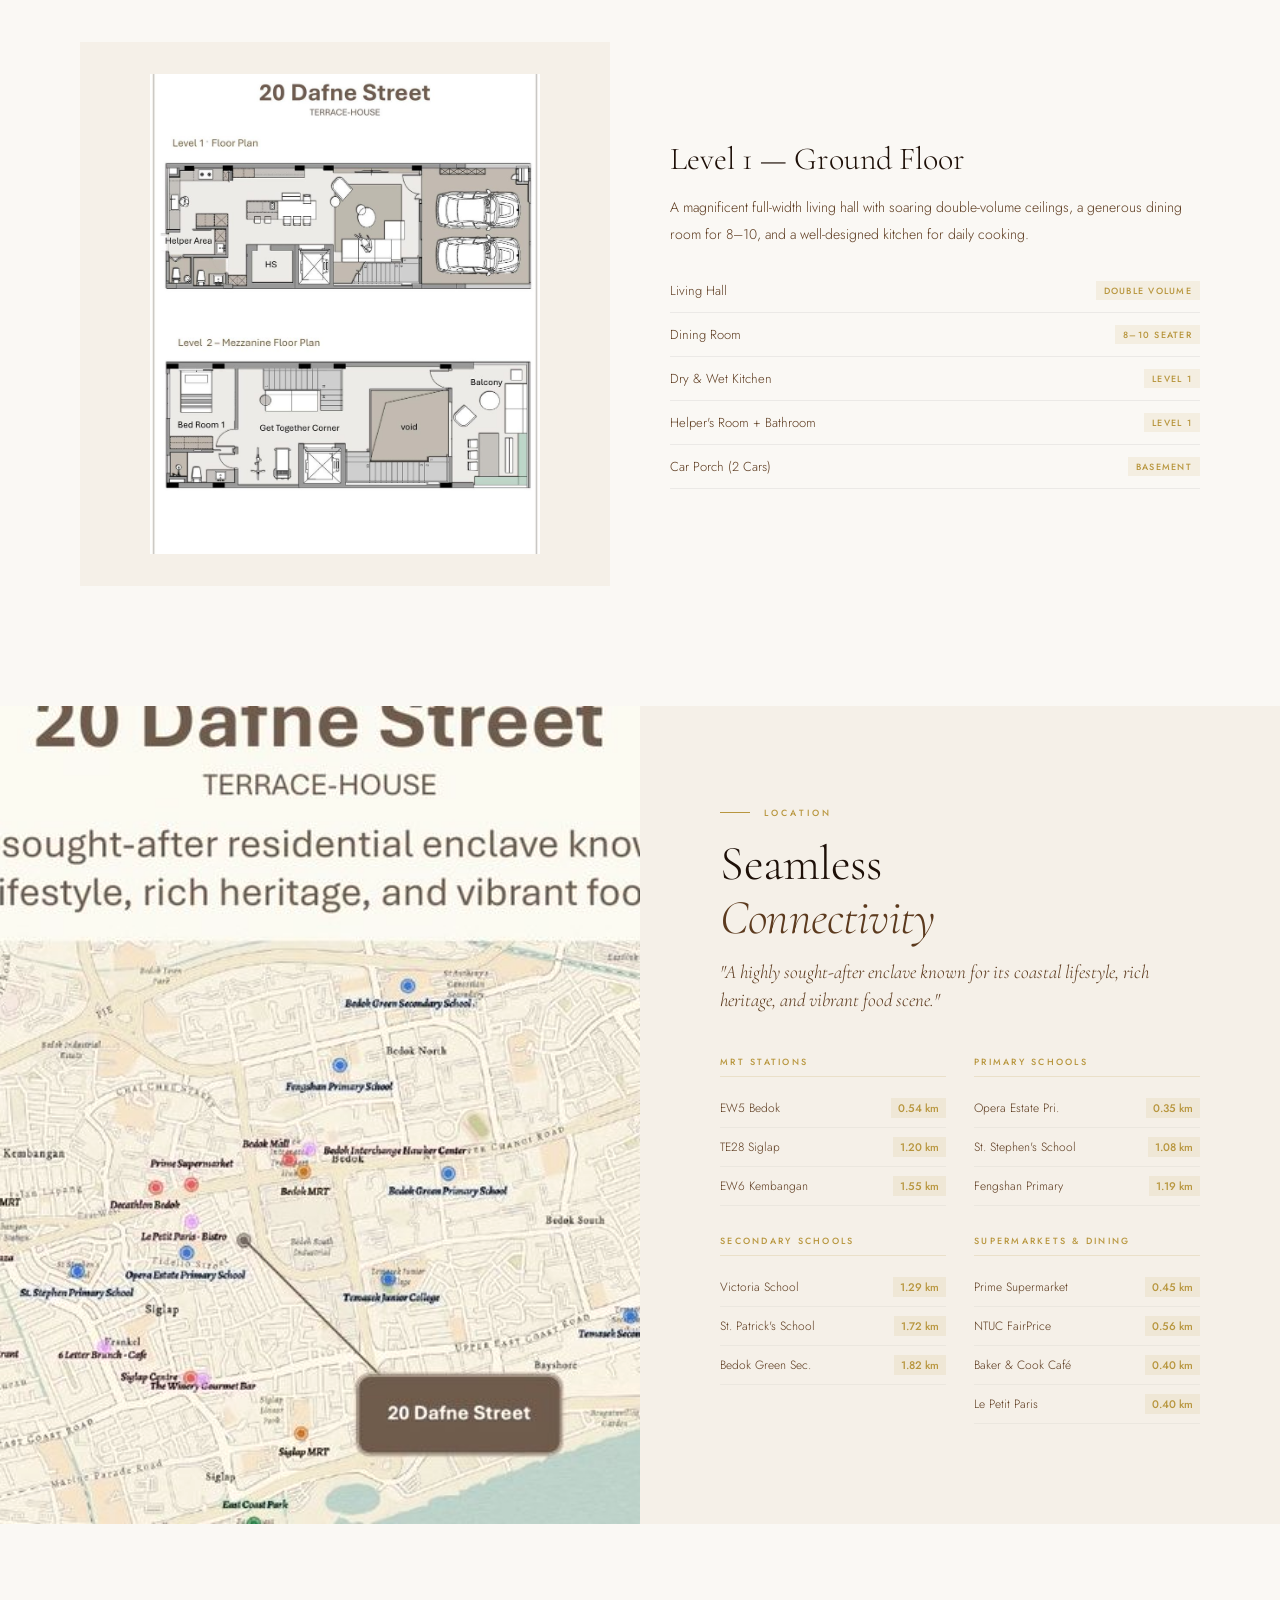
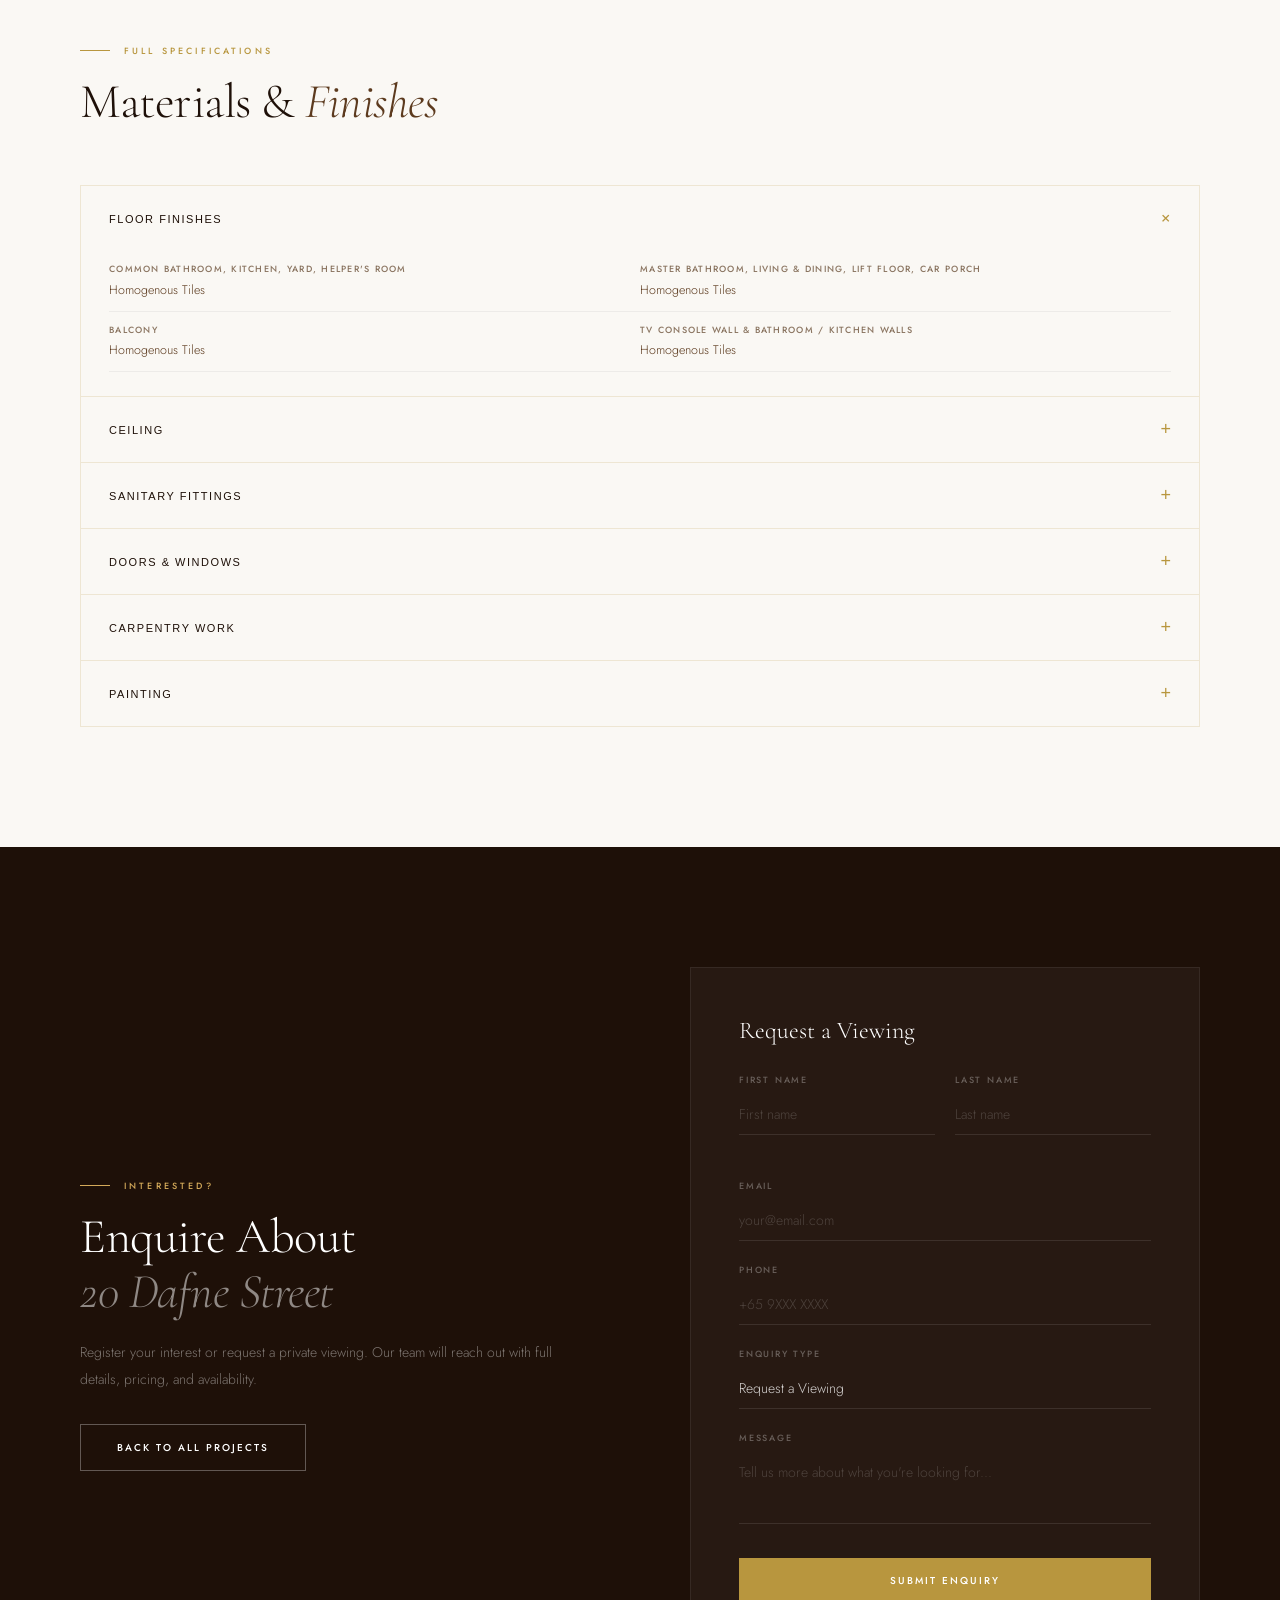
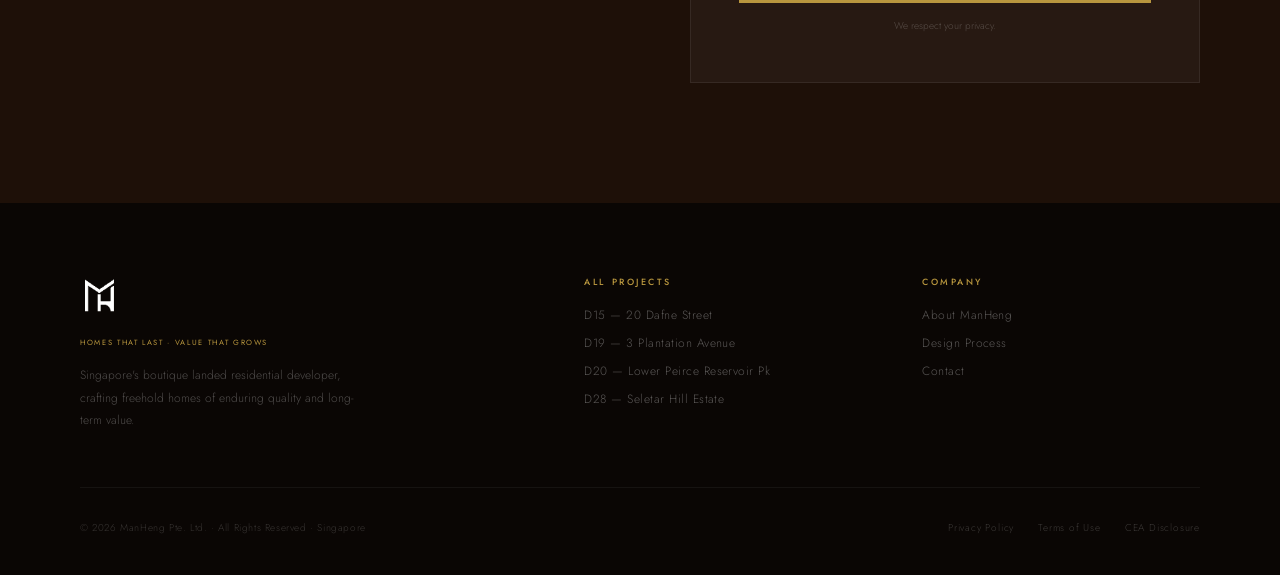
<file: dafne.html>
<!DOCTYPE html>
<html lang="en">
<head>
<meta charset="UTF-8"><meta name="viewport" content="width=device-width, initial-scale=1.0">
<title>20 Dafne Street — ManHeng</title>
<link rel="preconnect" href="https://fonts.googleapis.com">
<link href="https://fonts.googleapis.com/css2?family=Cormorant+Garamond:ital,wght@0,300;0,400;0,500;0,600;1,300;1,400;1,500&family=Jost:wght@200;300;400;500;600&display=swap" rel="stylesheet">
<link rel="stylesheet" href="assets/style.css">
<style>
#hero{position:relative;height:100vh;min-height:680px;display:flex;align-items:flex-end;overflow:hidden;background:#0a0604}
.hero-bg{position:absolute;inset:0;background:url('assets/hqp_dafne.jpg') center 20%/cover no-repeat;transform:scale(1.08);transition:transform 12s ease-out}
.hero-bg.loaded{transform:scale(1)}
.hero-grad{position:absolute;inset:0;background:linear-gradient(to top,rgba(10,6,4,.92) 0%,rgba(10,6,4,.08) 55%)}
.hero-content{position:relative;z-index:2;padding:0 80px 90px;width:100%}
.hero-badge{display:inline-flex;align-items:center;gap:6px;background:var(--gold);color:#fff;font-size:8.5px;font-weight:500;letter-spacing:.22em;text-transform:uppercase;padding:6px 14px;margin-bottom:22px;opacity:0;animation:fadeUp .8s .3s forwards}
.hero-badge span{width:5px;height:5px;border-radius:50%;background:#fff;flex-shrink:0}
h1.proj-h{font-family:"Cormorant Garamond",serif;font-size:clamp(44px,5.5vw,76px);font-weight:300;color:#fff;line-height:1.08;letter-spacing:-.02em;opacity:0;animation:fadeUp 1s .5s cubic-bezier(.16,1,.3,1) forwards}
h1.proj-h em{font-style:italic;color:var(--gold-l)}
.hero-meta{display:flex;gap:40px;margin-top:24px;opacity:0;animation:fadeUp .9s .7s cubic-bezier(.16,1,.3,1) forwards;flex-wrap:wrap}
.hero-meta-item{font-size:11px;font-weight:300;color:rgba(255,255,255,.5);letter-spacing:.08em}
.hero-meta-item strong{display:block;font-size:13px;font-weight:400;color:rgba(255,255,255,.85);margin-top:3px}
@keyframes fadeUp{to{opacity:1;transform:none}}
#overview{display:grid;grid-template-columns:1fr 1fr;background:var(--cream)}
.ov-img{position:relative;overflow:hidden;min-height:600px}
.ov-img img{width:100%;height:100%;object-fit:cover;display:block;transition:transform .8s cubic-bezier(.16,1,.3,1)}
.ov-img:hover img{transform:scale(1.04)}
.ov-body{padding:100px 80px;display:flex;flex-direction:column;justify-content:center}
.ov-body h2{margin-bottom:20px}
.ov-body .body-copy{margin-bottom:32px}
.specs-table{border:1px solid var(--border)}
.spec-row{display:grid;grid-template-columns:1fr 1fr;border-bottom:1px solid var(--border)}
.spec-row:last-child{border:none}
.spec-k{padding:15px 20px;font-size:9px;font-weight:500;letter-spacing:.15em;text-transform:uppercase;color:var(--muted);background:rgba(184,150,62,.04);border-right:1px solid var(--border)}
.spec-v{padding:15px 20px;font-family:"Cormorant Garamond",serif;font-size:17px;font-weight:400;color:var(--brown)}
#gallery{background:var(--brown);padding:100px 0}
.gal-head{padding:0 80px;margin-bottom:52px}
.gal-head h2{color:#fff}
.gal-scroll{display:flex;gap:3px;padding:0 80px;overflow-x:auto;scroll-snap-type:x mandatory;scrollbar-width:none;-ms-overflow-style:none}
.gal-scroll::-webkit-scrollbar{display:none}
.gal-item{flex-shrink:0;scroll-snap-align:start;position:relative;overflow:hidden;background:#0a0604}
.gal-item.w{width:58vw}.gal-item.n{width:34vw}
.gal-item img{width:100%;height:500px;object-fit:cover;display:block;transition:transform .8s cubic-bezier(.16,1,.3,1),opacity .4s;opacity:.85}
.gal-item:hover img{transform:scale(1.05);opacity:.95}
.gal-label{position:absolute;bottom:0;left:0;right:0;padding:22px 26px;background:linear-gradient(to top,rgba(0,0,0,.72),transparent)}
.gal-level{font-size:9px;font-weight:400;letter-spacing:.2em;text-transform:uppercase;color:var(--gold-l);margin-bottom:4px}
.gal-room{font-family:"Cormorant Garamond",serif;font-size:19px;font-weight:300;font-style:italic;color:#fff}
.gal-hint{padding:16px 80px 0;font-size:10px;font-weight:300;color:rgba(255,255,255,.28);letter-spacing:.12em;text-align:right}
#floorplans{padding:120px 80px;background:var(--warm)}
.fp-tabs{display:flex;gap:0;border-bottom:1px solid var(--border);margin-bottom:48px}
.fp-tab{padding:14px 28px;font-size:10px;font-weight:400;letter-spacing:.16em;text-transform:uppercase;color:var(--muted);background:none;border:none;cursor:none;transition:all .25s;position:relative}
.fp-tab.active{color:var(--gold)}
.fp-tab.active::after{content:"";position:absolute;bottom:-1px;left:0;right:0;height:1px;background:var(--gold)}
.fp-panels .panel{display:none}
.fp-panels .panel.active{display:grid;grid-template-columns:1fr 1fr;gap:60px;align-items:center}
.fp-img{background:var(--cream);padding:32px;overflow:hidden}
.fp-img img{width:100%;display:block;object-fit:contain;max-height:480px}
.fp-details h3{font-family:"Cormorant Garamond",serif;font-size:32px;font-weight:300;color:var(--brown);margin-bottom:16px}
.fp-rooms{display:flex;flex-direction:column;gap:0;margin-top:20px}
.fp-room{display:flex;justify-content:space-between;align-items:center;padding:12px 0;border-bottom:1px solid rgba(0,0,0,.06);font-size:13px;font-weight:300;color:var(--brown-m)}
.fp-room-tag{font-size:9px;font-weight:500;letter-spacing:.14em;text-transform:uppercase;color:var(--gold);background:var(--gold-pale);padding:3px 8px}
#amenities{display:grid;grid-template-columns:1fr 1fr;background:var(--cream)}
.am-map{overflow:hidden;min-height:500px}
.am-map img{width:100%;height:100%;object-fit:cover;display:block;filter:sepia(6%) contrast(1.05)}
.am-body{padding:100px 80px;display:flex;flex-direction:column;justify-content:center}
.am-body h2{margin-bottom:12px}
.am-tagline{font-family:"Cormorant Garamond",serif;font-size:19px;font-weight:300;font-style:italic;color:var(--brown-m);margin-bottom:40px;line-height:1.5}
.am-sections{display:grid;grid-template-columns:1fr 1fr;gap:28px}
.am-sec-title{font-size:9px;font-weight:500;letter-spacing:.25em;text-transform:uppercase;color:var(--gold);margin-bottom:12px;padding-bottom:8px;border-bottom:1px solid var(--border)}
.am-item{display:flex;justify-content:space-between;align-items:center;padding:9px 0;border-bottom:1px solid rgba(0,0,0,.04);font-size:12px;font-weight:300;color:var(--brown-m)}
.am-dist{font-size:11px;font-weight:500;color:var(--gold);background:var(--gold-pale);padding:2px 7px}
#specifications{padding:120px 80px;background:var(--warm)}
.spec-accordion{border:1px solid var(--border)}
.acc-item{border-bottom:1px solid var(--border)}
.acc-item:last-child{border:none}
.acc-trigger{width:100%;display:flex;justify-content:space-between;align-items:center;padding:22px 28px;background:none;border:none;cursor:none;text-align:left;transition:background .25s}
.acc-trigger:hover{background:var(--gold-pale)}
.acc-trigger-title{font-size:11px;font-weight:500;letter-spacing:.14em;text-transform:uppercase;color:var(--brown)}
.acc-icon{font-size:18px;color:var(--gold);transition:transform .3s;flex-shrink:0}
.acc-item.open .acc-icon{transform:rotate(45deg)}
.acc-body{display:none;padding:0 28px 24px}
.acc-item.open .acc-body{display:grid;grid-template-columns:1fr 1fr;gap:0}
.spec-entry{padding:10px 0;border-bottom:1px solid rgba(0,0,0,.05);font-size:12.5px;font-weight:300;color:var(--brown-m);line-height:1.7}
.spec-entry strong{display:block;font-size:9px;font-weight:500;letter-spacing:.14em;text-transform:uppercase;color:var(--muted);margin-bottom:3px}
#enquire{padding:120px 80px;background:var(--brown);display:grid;grid-template-columns:1fr 1fr;gap:100px;align-items:center}
.enq-left h2{color:#fff;margin-bottom:20px}
.enq-left p{font-size:14px;font-weight:300;color:rgba(255,255,255,.42);line-height:1.9;margin-bottom:32px}
.enq-form-wrap{background:rgba(255,255,255,.04);border:1px solid rgba(255,255,255,.07);padding:48px}
.enq-form-h{font-family:"Cormorant Garamond",serif;font-size:24px;font-weight:300;color:#fff;margin-bottom:28px}
@media(max-width:900px){
  .hero-content{padding:0 28px 70px}.hero-meta{gap:20px}
  #overview,#amenities,#enquire{grid-template-columns:1fr}
  .ov-body,.am-body{padding:60px 28px}.enq-form-wrap{padding:32px 22px}
  .am-sections{grid-template-columns:1fr}
  #gallery{padding:80px 0}.gal-head,.gal-scroll,.gal-hint{padding-left:28px;padding-right:28px}
  .gal-item.w,.gal-item.n{width:78vw}.gal-item img{height:360px}
  #floorplans,#specifications,#enquire{padding:80px 28px}
  .fp-panels .panel.active{grid-template-columns:1fr;gap:28px}
  .acc-item.open .acc-body{grid-template-columns:1fr}
}
</style>
</head>
<body>
<div class="cursor" id="cursor"></div>
<div class="cursor-ring" id="cursorRing"></div>
<nav id="mainNav" class="light" data-light>
  <a href="index.html#projects" class="nav-back"><svg viewBox="0 0 16 16" fill="none" stroke="currentColor" stroke-width="1.5" stroke-linecap="round"><path d="M10 3L5 8l5 5"/></svg>All Projects</a>
  <div class="nav-links">
    <a href="#overview">Overview</a>
    <a href="#gallery">Gallery</a>
    <a href="#floorplans" class="hide-mob">Floor Plans</a>
    <a href="#amenities" class="hide-mob">Location</a>
    <a href="#enquire" class="btn-nav">Enquire Now</a>
  </div>
</nav>
<section id="hero">
  <div class="hero-bg" id="heroBg"></div>
  <div class="hero-grad"></div>
  <div class="hero-content">
    <div class="hero-badge"><span></span>Open for Sale</div>
    <h1 class="proj-h">D15: Opera Estate<br><em>20 Dafne Street</em></h1>
    <div class="hero-meta">
      <div class="hero-meta-item">Type<strong>Terrace House</strong></div>
      <div class="hero-meta-item">Tenure<strong>Freehold</strong></div>
      <div class="hero-meta-item">Built-up<strong>Est. 4,263 sqft</strong></div>
      <div class="hero-meta-item">Est. TOP<strong>Q4 2026</strong></div>
    </div>
  </div>
</section>
<section id="overview">
  <div class="ov-img reveal"><img src="assets/hqp_dafne.jpg" alt="20 Dafne Street"></div>
  <div class="ov-body">
    <div class="eyebrow reveal">Project Overview</div>
    <h2 class="section-h reveal d1">A Home Designed<br>for <em>Generations</em></h2>
    <p class="body-copy reveal d2">A tranquil landed enclave in District 15, offering the charm of East Coast living with excellent connectivity and everyday convenience. Known for its coastal lifestyle, rich heritage, and vibrant food scene — with East Coast Park just minutes away.</p>
    <p class="body-copy reveal d2">Design direction: <strong>Refined Timber Living</strong> — Quiet Warmth · Timeless Elegance. Each texture carefully considered. Each void deliberately preserved.</p>
    <div class="specs-table reveal d3" style="margin-top:36px">
      <div class="spec-row"><div class="spec-k">Type</div><div class="spec-v">Terrace House</div></div>
      <div class="spec-row"><div class="spec-k">Tenure</div><div class="spec-v">Freehold</div></div>
      <div class="spec-row"><div class="spec-k">Land Area</div><div class="spec-v">Est. 1,319 sqft</div></div>
      <div class="spec-row"><div class="spec-k">Built-up</div><div class="spec-v">Est. 4,263 sqft</div></div>
      <div class="spec-row"><div class="spec-k">Levels</div><div class="spec-v">2 Storey + Mezzanine + Attic</div></div>
      <div class="spec-row"><div class="spec-k">Bedrooms</div><div class="spec-v">5 Bedrooms + Helper Room</div></div>
      <div class="spec-row"><div class="spec-k">Bathrooms</div><div class="spec-v">6 Bathrooms</div></div>
      <div class="spec-row"><div class="spec-k">Car Parks</div><div class="spec-v">2 Car Parks</div></div>
      <div class="spec-row"><div class="spec-k">Est. TOP &amp; CSC</div><div class="spec-v">Expected Q4 2026</div></div>
    </div>
  </div>
</section>
<section id="gallery">
  <div class="gal-head">
    <div class="eyebrow eyebrow-light reveal">Interior Renders</div>
    <h2 class="section-h reveal d1" style="color:#fff">Inside the Home.<br><em style="color:rgba(255,255,255,.5)">Every Detail Considered.</em></h2>
  </div>
  <div class="gal-scroll">
    <div class="gal-item w"><img src="assets/hqp25.jpg" alt="Living Room"><div class="gal-label"><div class="gal-level">Level 1</div><div class="gal-room">Living Room — Double Volume Ceilings</div></div></div>
    <div class="gal-item n"><img src="assets/hqp29.jpg" alt="Kitchen"><div class="gal-label"><div class="gal-level">Level 1</div><div class="gal-room">Dry Kitchen</div></div></div>
    <div class="gal-item n"><img src="assets/hqp27.jpg" alt="Dining"><div class="gal-label"><div class="gal-level">Level 1</div><div class="gal-room">Dining Room</div></div></div>
    <div class="gal-item w"><img src="assets/hqp33.jpg" alt="Ensuite Bedroom"><div class="gal-label"><div class="gal-level">Level 2 Mezzanine</div><div class="gal-room">Ensuite Bedroom 1</div></div></div>
    <div class="gal-item n"><img src="assets/hqp31.jpg" alt="Bedroom"><div class="gal-label"><div class="gal-level">Level 2 Mezzanine</div><div class="gal-room">Bedroom</div></div></div>
    <div class="gal-item n"><img src="assets/hqp35.jpg" alt="Tea Room"><div class="gal-label"><div class="gal-level">Level 3</div><div class="gal-room">Tea &amp; Coffee Room</div></div></div>
    <div class="gal-item w"><img src="assets/hqp37.jpg" alt="Master Bedroom"><div class="gal-label"><div class="gal-level">Level 3</div><div class="gal-room">Master Bedroom</div></div></div>
    <div class="gal-item n"><img src="assets/hqp40.jpg" alt="Master Bathroom"><div class="gal-label"><div class="gal-level">Level 3</div><div class="gal-room">Master Bathroom</div></div></div>
    <div class="gal-item n"><img src="assets/hqp43.jpg" alt="Junior Master Bath"><div class="gal-label"><div class="gal-level">Level 3</div><div class="gal-room">Junior Master Bathroom</div></div></div>
    <div class="gal-item w"><img src="assets/hqp45.jpg" alt="Attic"><div class="gal-label"><div class="gal-level">Level 4 — Attic</div><div class="gal-room">Bedroom 5 with Balcony</div></div></div>
  </div>
  <div class="gal-hint">← Scroll to explore all rooms</div>
</section>
<section id="floorplans">
  <div style="margin-bottom:60px">
    <div class="eyebrow reveal">Layout</div>
    <h2 class="section-h reveal d1">Floor Plans</h2>
  </div>
  <div class="fp-tabs">
    <button class="fp-tab active" onclick="showPanel(0,this)">Level 1</button>
    <button class="fp-tab" onclick="showPanel(1,this)">Level 2 — Mezzanine</button>
    <button class="fp-tab" onclick="showPanel(2,this)">Level 3</button>
    <button class="fp-tab" onclick="showPanel(3,this)">Level 4 — Attic</button>
  </div>
  <div class="fp-panels">
    <div class="panel active reveal">
      <div class="fp-img"><img src="assets/hqp21.jpg" alt="Level 1 Floor Plan"></div>
      <div class="fp-details">
        <h3>Level 1 — Ground Floor</h3>
        <p class="body-copy" style="margin-bottom:20px">A magnificent full-width living hall with soaring double-volume ceilings, a generous dining room for 8–10, and a well-designed kitchen for daily cooking.</p>
        <div class="fp-rooms">
          <div class="fp-room"><span>Living Hall</span><span class="fp-room-tag">Double Volume</span></div>
          <div class="fp-room"><span>Dining Room</span><span class="fp-room-tag">8–10 Seater</span></div>
          <div class="fp-room"><span>Dry &amp; Wet Kitchen</span><span class="fp-room-tag">Level 1</span></div>
          <div class="fp-room"><span>Helper's Room + Bathroom</span><span class="fp-room-tag">Level 1</span></div>
          <div class="fp-room"><span>Car Porch (2 Cars)</span><span class="fp-room-tag">Basement</span></div>
        </div>
      </div>
    </div>
    <div class="panel reveal">
      <div class="fp-img"><img src="assets/hqp23.jpg" alt="Level 2 Floor Plan"></div>
      <div class="fp-details">
        <h3>Level 2 — Mezzanine</h3>
        <p class="body-copy" style="margin-bottom:20px">Two ensuite bedrooms designed for seamless access to personal amenities — relaxing retreats where style, functionality and comfort meet.</p>
        <div class="fp-rooms">
          <div class="fp-room"><span>Ensuite Bedroom 1</span><span class="fp-room-tag">Ensuite Bath</span></div>
          <div class="fp-room"><span>Ensuite Bedroom 2</span><span class="fp-room-tag">Ensuite Bath</span></div>
          <div class="fp-room"><span>Void to Living Hall</span><span class="fp-room-tag">Double Volume</span></div>
        </div>
      </div>
    </div>
    <div class="panel reveal">
      <div class="fp-img"><img src="assets/hqp37.jpg" alt="Level 3" style="max-height:340px;object-fit:cover;width:100%"></div>
      <div class="fp-details">
        <h3>Level 3</h3>
        <p class="body-copy" style="margin-bottom:20px">The master suite level — his-and-hers master bathroom with bathtub, smart toilet, and a private tea & coffee room.</p>
        <div class="fp-rooms">
          <div class="fp-room"><span>Master Bedroom</span><span class="fp-room-tag">His &amp; Hers</span></div>
          <div class="fp-room"><span>Master Bathroom</span><span class="fp-room-tag">Bathtub + Smart WC</span></div>
          <div class="fp-room"><span>Junior Master Bedroom</span><span class="fp-room-tag">Ensuite Bath</span></div>
          <div class="fp-room"><span>Tea / Coffee Room</span><span class="fp-room-tag">Pantry</span></div>
        </div>
      </div>
    </div>
    <div class="panel reveal">
      <div class="fp-img"><img src="assets/hqp45.jpg" alt="Attic" style="max-height:340px;object-fit:cover;width:100%"></div>
      <div class="fp-details">
        <h3>Level 4 — Attic</h3>
        <p class="body-copy" style="margin-bottom:20px">A versatile entertainment room with balcony that can be converted into Bedroom 5 — adaptable to your family's evolving needs.</p>
        <div class="fp-rooms">
          <div class="fp-room"><span>Bedroom 5 / Entertainment</span><span class="fp-room-tag">Flexible</span></div>
          <div class="fp-room"><span>Private Balcony</span><span class="fp-room-tag">Outdoor</span></div>
        </div>
      </div>
    </div>
  </div>
</section>
<section id="amenities">
  <div class="am-map reveal"><img src="assets/hqp6.jpg" alt="Location Map"></div>
  <div class="am-body">
    <div class="eyebrow reveal">Location</div>
    <h2 class="section-h reveal d1">Seamless<br><em>Connectivity</em></h2>
    <p class="am-tagline reveal d2">"A highly sought-after enclave known for its coastal lifestyle, rich heritage, and vibrant food scene."</p>
    <div class="am-sections reveal d3">
      <div>
        <div class="am-sec-title">MRT Stations</div>
        <div class="am-item"><span>EW5 Bedok</span><span class="am-dist">0.54 km</span></div>
        <div class="am-item"><span>TE28 Siglap</span><span class="am-dist">1.20 km</span></div>
        <div class="am-item"><span>EW6 Kembangan</span><span class="am-dist">1.55 km</span></div>
      </div>
      <div>
        <div class="am-sec-title">Primary Schools</div>
        <div class="am-item"><span>Opera Estate Pri.</span><span class="am-dist">0.35 km</span></div>
        <div class="am-item"><span>St. Stephen's School</span><span class="am-dist">1.08 km</span></div>
        <div class="am-item"><span>Fengshan Primary</span><span class="am-dist">1.19 km</span></div>
      </div>
      <div>
        <div class="am-sec-title">Secondary Schools</div>
        <div class="am-item"><span>Victoria School</span><span class="am-dist">1.29 km</span></div>
        <div class="am-item"><span>St. Patrick's School</span><span class="am-dist">1.72 km</span></div>
        <div class="am-item"><span>Bedok Green Sec.</span><span class="am-dist">1.82 km</span></div>
      </div>
      <div>
        <div class="am-sec-title">Supermarkets &amp; Dining</div>
        <div class="am-item"><span>Prime Supermarket</span><span class="am-dist">0.45 km</span></div>
        <div class="am-item"><span>NTUC FairPrice</span><span class="am-dist">0.56 km</span></div>
        <div class="am-item"><span>Baker &amp; Cook Café</span><span class="am-dist">0.40 km</span></div>
        <div class="am-item"><span>Le Petit Paris</span><span class="am-dist">0.40 km</span></div>
      </div>
    </div>
  </div>
</section>
<section id="specifications">
  <div style="margin-bottom:56px">
    <div class="eyebrow reveal">Full Specifications</div>
    <h2 class="section-h reveal d1">Materials &amp; <em>Finishes</em></h2>
  </div>
  <div class="spec-accordion reveal d2">
    <div class="acc-item open">
      <button class="acc-trigger" onclick="toggleAcc(this)"><span class="acc-trigger-title">Floor Finishes</span><span class="acc-icon">+</span></button>
      <div class="acc-body">
        <div class="spec-entry"><strong>Common Bathroom, Kitchen, Yard, Helper's Room</strong>Homogenous Tiles</div>
        <div class="spec-entry"><strong>Master Bathroom, Living &amp; Dining, Lift Floor, Car Porch</strong>Homogenous Tiles</div>
        <div class="spec-entry"><strong>Balcony</strong>Homogenous Tiles</div>
        <div class="spec-entry"><strong>TV Console Wall &amp; Bathroom / Kitchen Walls</strong>Homogenous Tiles</div>
      </div>
    </div>
    <div class="acc-item">
      <button class="acc-trigger" onclick="toggleAcc(this)"><span class="acc-trigger-title">Ceiling</span><span class="acc-icon">+</span></button>
      <div class="acc-body">
        <div class="spec-entry"><strong>All Areas</strong>9mm thick Fibrous Plaster Board</div>
        <div class="spec-entry"><strong>All Bathrooms</strong>9mm thick Moisture Fibrous Plaster Board</div>
        <div class="spec-entry"><strong>RC Ledge</strong>Skim coat with painting to existing concrete slab soffit</div>
      </div>
    </div>
    <div class="acc-item">
      <button class="acc-trigger" onclick="toggleAcc(this)"><span class="acc-trigger-title">Sanitary Fittings</span><span class="acc-icon">+</span></button>
      <div class="acc-body">
        <div class="spec-entry"><strong>Brand</strong>Bravat / Johnson Suisse or Equivalent</div>
        <div class="spec-entry"><strong>WC</strong>Wall Hung Closed Coupled</div>
        <div class="spec-entry"><strong>Basin, Tap, Bidet, Shower Set</strong>Bravat / equivalent</div>
        <div class="spec-entry"><strong>Kitchen Sink &amp; Tap</strong>Bravat / equivalent</div>
      </div>
    </div>
    <div class="acc-item">
      <button class="acc-trigger" onclick="toggleAcc(this)"><span class="acc-trigger-title">Doors &amp; Windows</span><span class="acc-icon">+</span></button>
      <div class="acc-body">
        <div class="spec-entry"><strong>Main Entrance Door</strong>Solid Core Timber with Veneer finishes</div>
        <div class="spec-entry"><strong>Bedroom &amp; Bathroom Doors</strong>Semi Solid Core Timber with Veneer finishes</div>
        <div class="spec-entry"><strong>Windows &amp; Sliding Doors</strong>Aluminum powder coated with clear glass</div>
        <div class="spec-entry"><strong>Balcony &amp; Staircase</strong>Glass Railing</div>
      </div>
    </div>
    <div class="acc-item">
      <button class="acc-trigger" onclick="toggleAcc(this)"><span class="acc-trigger-title">Carpentry Work</span><span class="acc-icon">+</span></button>
      <div class="acc-body">
        <div class="spec-entry"><strong>Finish</strong>Laminate Ext. / PVC Int. / Solid Surface Top</div>
        <div class="spec-entry"><strong>Living Hall</strong>TV Console and Cabinet</div>
        <div class="spec-entry"><strong>Kitchen</strong>Wet and Dry Kitchen Cabinet</div>
        <div class="spec-entry"><strong>All Bathrooms (excl. maid)</strong>Vanity Top and Mirror</div>
        <div class="spec-entry"><strong>All Bedrooms (excl. maid)</strong>Bedroom Wardrobe</div>
      </div>
    </div>
    <div class="acc-item">
      <button class="acc-trigger" onclick="toggleAcc(this)"><span class="acc-trigger-title">Painting</span><span class="acc-icon">+</span></button>
      <div class="acc-body">
        <div class="spec-entry"><strong>Internal &amp; External</strong>Nippon Paint / SKK Paint</div>
      </div>
    </div>
  </div>
</section>
<section id="enquire">
  <div class="enq-left">
    <div class="eyebrow eyebrow-light reveal">Interested?</div>
    <h2 class="section-h reveal d1" style="color:#fff">Enquire About<br><em style="color:rgba(255,255,255,.5)">20 Dafne Street</em></h2>
    <p class="reveal d2" style="font-size:14px;font-weight:300;color:rgba(255,255,255,.42);line-height:1.9;margin-bottom:32px">Register your interest or request a private viewing. Our team will reach out with full details, pricing, and availability.</p>
    <a href="index.html#projects" class="btn btn-outline-light reveal d3">Back to All Projects</a>
  </div>
  <div class="enq-form-wrap reveal d2">
    <div class="enq-form-h">Request a Viewing</div>
    <div id="enq-body">
      <div style="display:grid;grid-template-columns:1fr 1fr;gap:20px;margin-bottom:22px">
        <div class="fg"><label>First Name</label><input type="text" placeholder="First name"></div>
        <div class="fg"><label>Last Name</label><input type="text" placeholder="Last name"></div>
      </div>
      <div class="fg"><label>Email</label><input type="email" placeholder="your@email.com"></div>
      <div class="fg"><label>Phone</label><input type="tel" placeholder="+65 9XXX XXXX"></div>
      <div class="fg"><label>Enquiry Type</label><select><option>Request a Viewing</option><option>Pricing &amp; Availability</option><option>General Enquiry</option></select></div>
      <div class="fg"><label>Message</label><textarea placeholder="Tell us more about what you're looking for..."></textarea></div>
      <button class="btn btn-gold" style="width:100%;justify-content:center;margin-top:6px" onclick="submitForm('enq-body','enq-success')">Submit Enquiry</button>
      <p class="form-note">We respect your privacy.</p>
    </div>
    <div class="success-box" id="enq-success"><div class="check">✓</div><h4>Thank You</h4><p>Our team will be in touch shortly regarding 20 Dafne Street.</p></div>
  </div>
</section>
<footer>
  <div class="footer-grid">
    <div class="footer-brand">
      <img src="assets/logo.png" alt="ManHeng" class="footer-logo-img">
      <span class="footer-tagline">Homes That Last · Value That Grows</span>
      <p>Singapore's boutique landed residential developer, crafting freehold homes of enduring quality and long-term value.</p>
    </div>
    <div class="footer-col">
      <h5>All Projects</h5>
      <a href="dafne.html">D15 — 20 Dafne Street</a>
      <a href="plantation.html">D19 — 3 Plantation Avenue</a>
      <a href="peirce.html">D20 — Lower Peirce Reservoir Pk</a>
      <a href="seletar.html">D28 — Seletar Hill Estate</a>
    </div>
    <div class="footer-col">
      <h5>Company</h5>
      <a href="index.html#about">About ManHeng</a>
      <a href="process.html">Design Process</a>
      <a href="index.html#contact">Contact</a>
    </div>
  </div>
  <div class="footer-bottom">
    <span class="footer-copy">© <span id="footerYear"></span> ManHeng Pte. Ltd. · All Rights Reserved · Singapore</span>
    <div class="footer-links"><a href="#">Privacy Policy</a><a href="#">Terms of Use</a><a href="#">CEA Disclosure</a></div>
  </div>
</footer>
<script src="assets/main.js"></script>
<script>
  setTimeout(()=>document.getElementById('heroBg').classList.add('loaded'),80);
  function showPanel(idx,btn){document.querySelectorAll('.fp-tab').forEach(t=>t.classList.remove('active'));document.querySelectorAll('.panel').forEach(p=>p.classList.remove('active'));btn.classList.add('active');document.querySelectorAll('.panel')[idx].classList.add('active')}
  function toggleAcc(btn){const item=btn.closest('.acc-item');const wasOpen=item.classList.contains('open');document.querySelectorAll('.acc-item').forEach(i=>i.classList.remove('open'));if(!wasOpen)item.classList.add('open')}
</script>
</body></html>
</file>
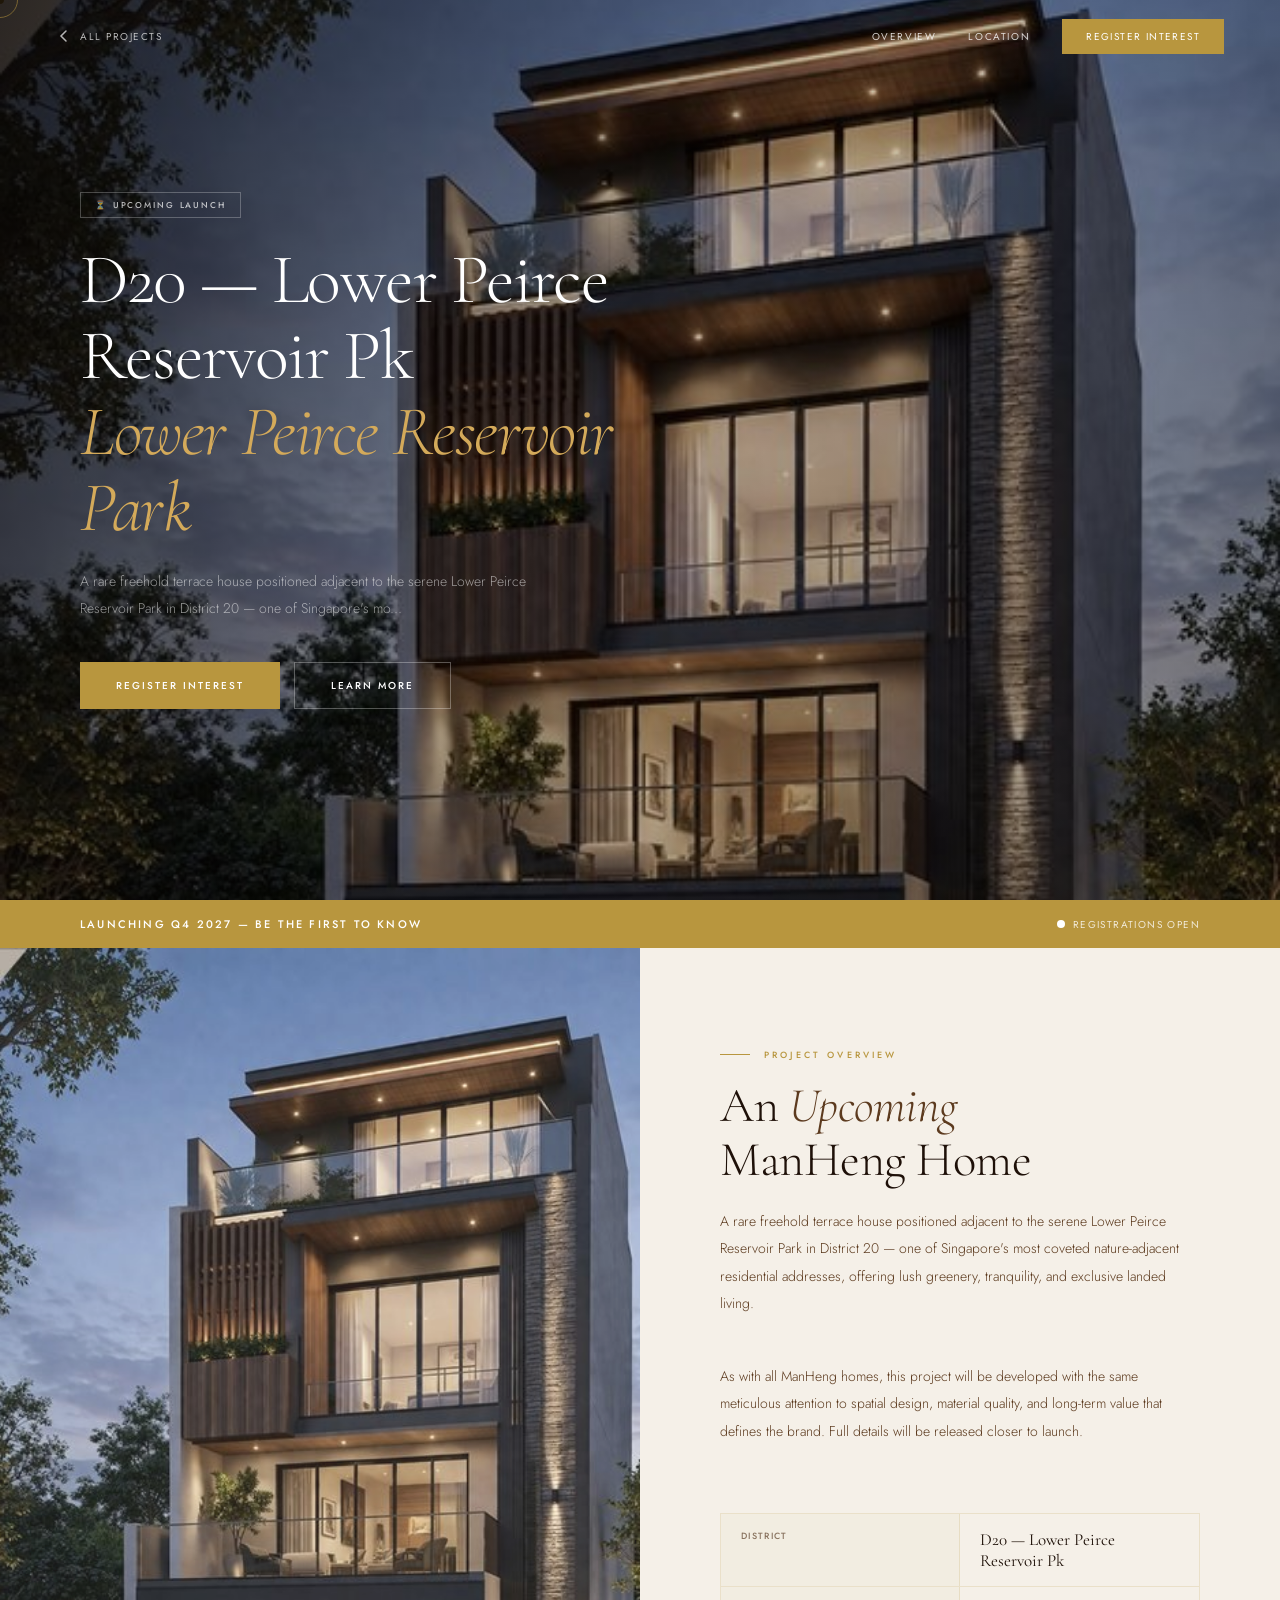
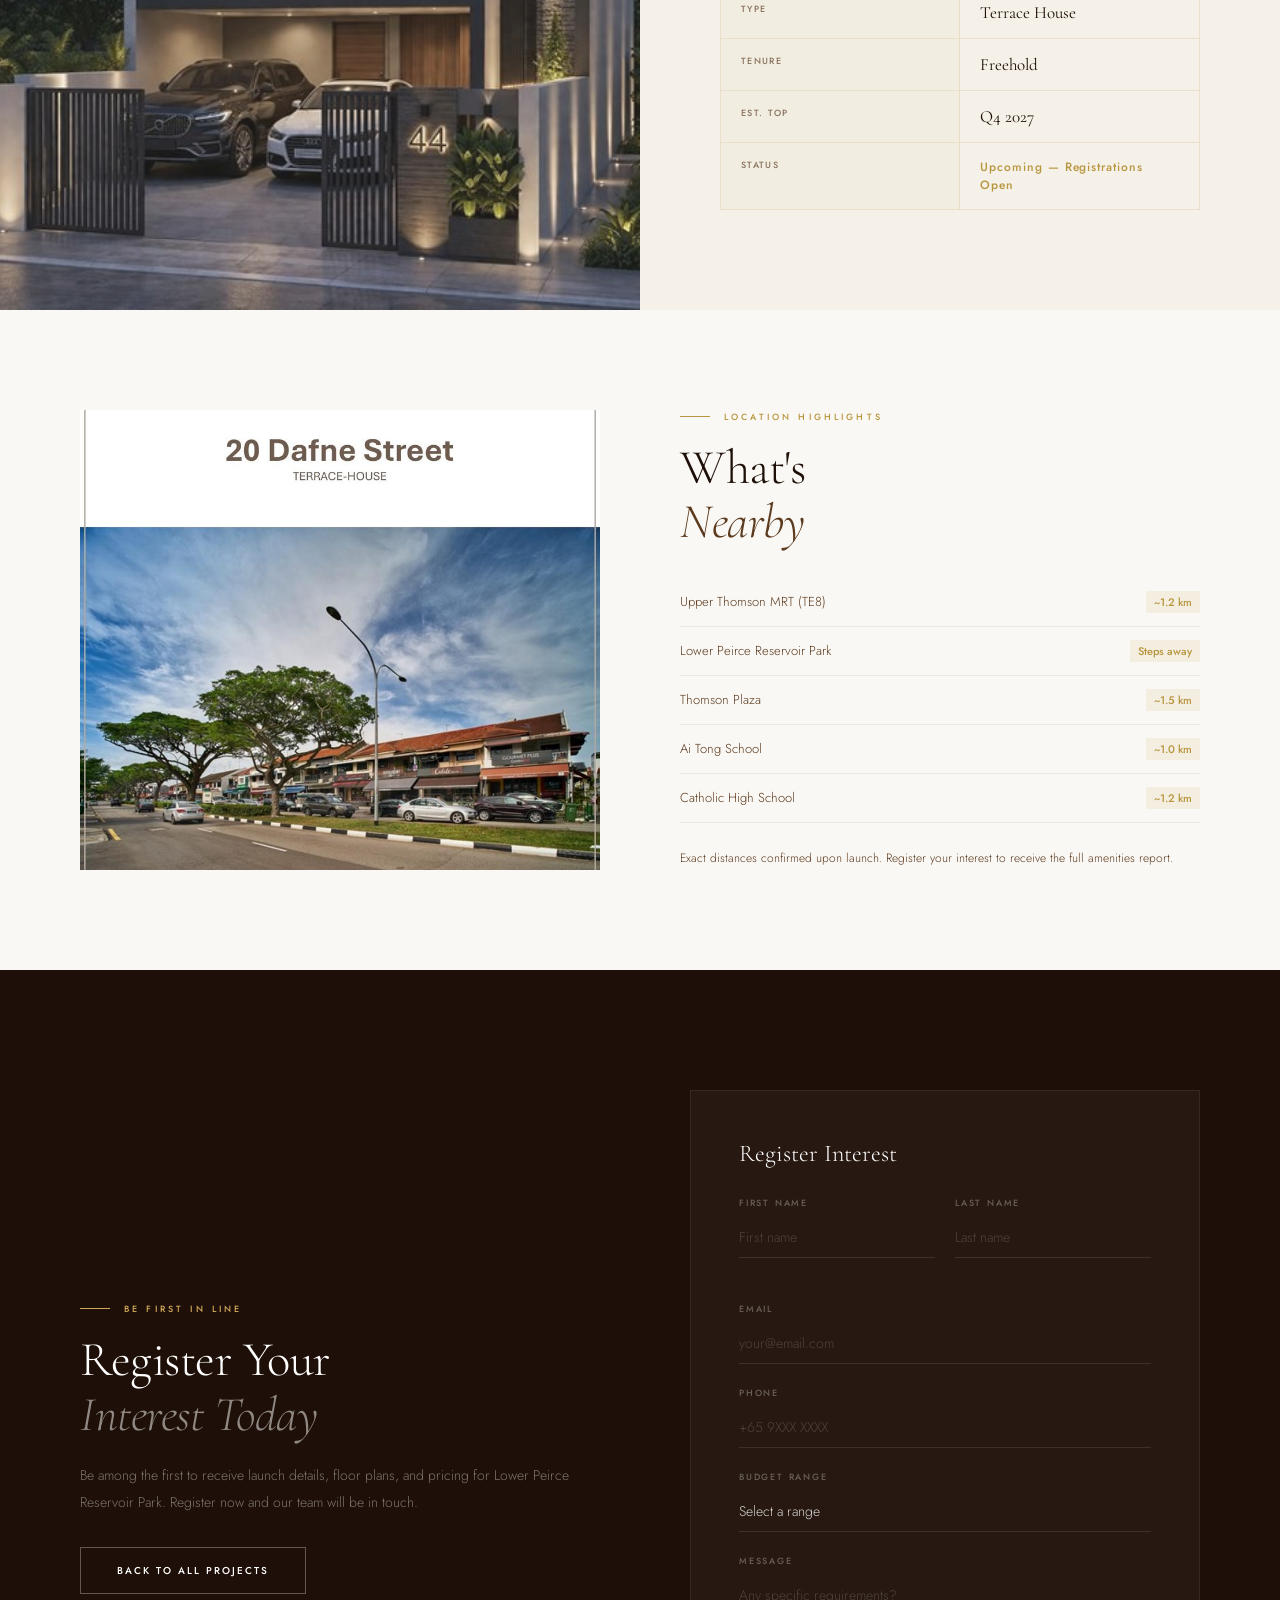
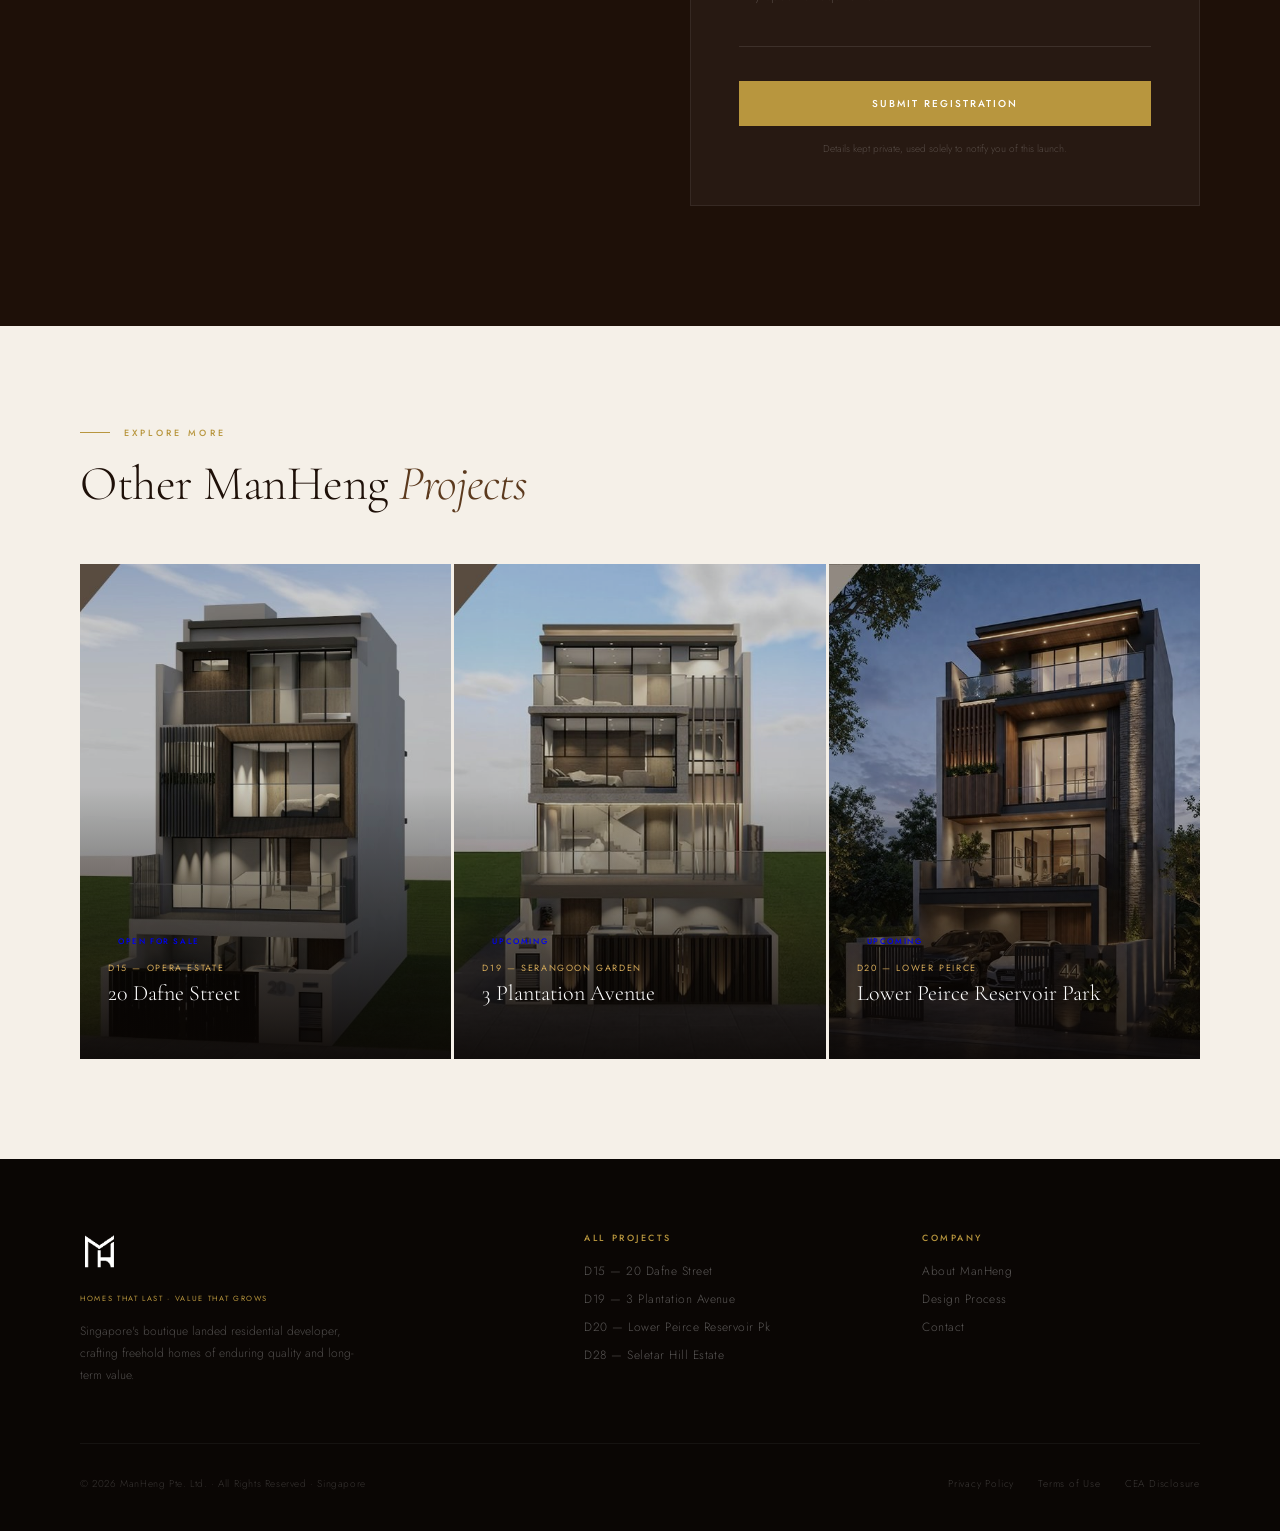
<file: peirce.html>
<!DOCTYPE html>
<html lang="en">
<head>
<meta charset="UTF-8"><meta name="viewport" content="width=device-width, initial-scale=1.0">
<title>Lower Peirce Reservoir Park — ManHeng</title>
<link rel="preconnect" href="https://fonts.googleapis.com">
<link href="https://fonts.googleapis.com/css2?family=Cormorant+Garamond:ital,wght@0,300;0,400;0,500;0,600;1,300;1,400;1,500&family=Jost:wght@200;300;400;500;600&display=swap" rel="stylesheet">
<link rel="stylesheet" href="assets/style.css">
<style>
#hero{position:relative;height:100vh;min-height:680px;display:flex;align-items:center;overflow:hidden;background:#0a0604}
.hero-bg{position:absolute;inset:0;background:url('assets/hqp_peirce.jpg') center 20%/cover no-repeat;transform:scale(1.08);transition:transform 12s ease-out}
.hero-bg.loaded{transform:scale(1)}
.hero-grad{position:absolute;inset:0;background:linear-gradient(110deg,rgba(10,6,4,.8) 0%,rgba(10,6,4,.2) 55%,rgba(10,6,4,.5) 100%)}
.hero-content{position:relative;z-index:2;padding:0 80px;max-width:800px}
.hero-badge{display:inline-flex;align-items:center;gap:8px;border:1px solid rgba(255,255,255,.25);color:rgba(255,255,255,.7);font-size:8.5px;font-weight:500;letter-spacing:.22em;text-transform:uppercase;padding:6px 14px;margin-bottom:24px;opacity:0;animation:fadeUp .8s .3s forwards}
h1.proj-h{font-family:'Cormorant Garamond',serif;font-size:clamp(44px,5.5vw,78px);font-weight:300;color:#fff;line-height:1.08;letter-spacing:-.02em;opacity:0;animation:fadeUp 1s .5s cubic-bezier(.16,1,.3,1) forwards}
h1.proj-h em{font-style:italic;color:var(--gold-l)}
.hero-sub{font-size:14px;font-weight:300;color:rgba(255,255,255,.55);line-height:1.9;margin-top:22px;max-width:460px;opacity:0;animation:fadeUp .9s .7s cubic-bezier(.16,1,.3,1) forwards}
.hero-ctas{display:flex;gap:14px;margin-top:40px;opacity:0;animation:fadeUp .9s .9s cubic-bezier(.16,1,.3,1) forwards}
@keyframes fadeUp{to{opacity:1;transform:none}}
.coming-banner{background:var(--gold);padding:16px 80px;display:flex;align-items:center;justify-content:space-between}
.cb-text{font-size:11px;font-weight:500;letter-spacing:.2em;text-transform:uppercase;color:#fff}
.cb-pulse{display:flex;align-items:center;gap:8px;font-size:10px;color:rgba(255,255,255,.8);letter-spacing:.14em;text-transform:uppercase}
.pulse-dot{width:8px;height:8px;border-radius:50%;background:#fff;animation:pulse 1.8s ease-in-out infinite;flex-shrink:0}
@keyframes pulse{0%,100%{opacity:1;transform:scale(1)}50%{opacity:.4;transform:scale(.7)}}
#overview{display:grid;grid-template-columns:1fr 1fr;background:var(--cream)}
.ov-img{position:relative;overflow:hidden;min-height:560px}
.ov-img img{width:100%;height:100%;object-fit:cover;display:block;transition:transform .8s cubic-bezier(.16,1,.3,1);opacity:.9}
.ov-img:hover img{transform:scale(1.04)}
.ov-body{padding:100px 80px;display:flex;flex-direction:column;justify-content:center}
.ov-body h2{margin-bottom:20px}
.ov-body .body-copy{margin-bottom:32px}
.hl-table{border:1px solid var(--border)}
.hl-row{display:grid;grid-template-columns:1fr 1fr;border-bottom:1px solid var(--border)}
.hl-row:last-child{border:none}
.hl-k{padding:15px 20px;font-size:9px;font-weight:500;letter-spacing:.15em;text-transform:uppercase;color:var(--muted);background:rgba(184,150,62,.04);border-right:1px solid var(--border)}
.hl-v{padding:15px 20px;font-family:'Cormorant Garamond',serif;font-size:17px;font-weight:400;color:var(--brown)}
.hl-v.status{font-family:'Jost',sans-serif;font-size:12px;font-weight:500;letter-spacing:.08em;color:var(--gold)}
#nearby{padding:100px 80px;background:var(--warm);display:grid;grid-template-columns:1fr 1fr;gap:80px;align-items:center}
.nb-img{overflow:hidden}
.nb-img img{width:100%;height:460px;object-fit:cover;display:block;transition:transform .8s cubic-bezier(.16,1,.3,1)}
.nb-img:hover img{transform:scale(1.04)}
.nb-body h2{margin-bottom:28px}
.nb-item{display:flex;justify-content:space-between;align-items:center;padding:13px 0;border-bottom:1px solid rgba(0,0,0,.06);font-size:13px;font-weight:300;color:var(--brown-m)}
.nb-dist{font-size:11px;font-weight:500;color:var(--gold);background:var(--gold-pale);padding:3px 8px}
#enquire{padding:120px 80px;background:var(--brown);display:grid;grid-template-columns:1fr 1fr;gap:100px;align-items:center}
.enq-left h2{color:#fff;margin-bottom:20px}
.enq-left p{font-size:14px;font-weight:300;color:rgba(255,255,255,.42);line-height:1.9;margin-bottom:32px}
.enq-form-wrap{background:rgba(255,255,255,.04);border:1px solid rgba(255,255,255,.07);padding:48px}
.enq-form-h{font-family:'Cormorant Garamond',serif;font-size:24px;font-weight:300;color:#fff;margin-bottom:28px}
.other-projects{padding:100px 80px;background:var(--cream)}
.op-grid{display:grid;grid-template-columns:repeat(3,1fr);gap:3px;margin-top:52px}
.op-card{position:relative;overflow:hidden;background:#0a0604;cursor:none;display:block;text-decoration:none}
.op-card img{width:100%;aspect-ratio:3/4;object-fit:cover;display:block;transition:transform .7s cubic-bezier(.16,1,.3,1),opacity .4s;opacity:.82}
.op-card:hover img{transform:scale(1.06);opacity:.6}
.op-overlay{position:absolute;inset:0;background:linear-gradient(to top,rgba(10,6,4,.9),transparent 55%);display:flex;flex-direction:column;justify-content:flex-end;padding:28px}
.op-badge{display:inline-block;padding:4px 10px;margin-bottom:10px;font-size:8px;font-weight:500;letter-spacing:.2em;text-transform:uppercase;width:fit-content}
.op-dist{font-size:9px;letter-spacing:.18em;text-transform:uppercase;color:var(--gold-l);margin-bottom:6px}
.op-name{font-family:'Cormorant Garamond',serif;font-size:22px;font-weight:300;color:#fff;line-height:1.2;margin-bottom:12px}
.op-link{font-size:9px;font-weight:500;letter-spacing:.16em;text-transform:uppercase;color:var(--gold-l);opacity:0;transform:translateY(6px);transition:all .3s}
.op-card:hover .op-link{opacity:1;transform:none}
@media(max-width:900px){
  .hero-content{padding:0 28px}.coming-banner{padding:14px 24px;flex-direction:column;gap:8px;text-align:center}
  #overview,#nearby,#enquire{grid-template-columns:1fr}
  .ov-body,.enq-form-wrap{padding:60px 28px}.enq-form-wrap{padding:32px 22px}
  .nb-img img{height:55vw}#nearby,#enquire,.other-projects{padding:80px 28px}
  .op-grid{grid-template-columns:1fr 1fr}
}
</style>
</head>
<body>
<div class="cursor" id="cursor"></div>
<div class="cursor-ring" id="cursorRing"></div>
<nav id="mainNav" class="light" data-light>
  <a href="index.html#projects" class="nav-back"><svg viewBox="0 0 16 16" fill="none" stroke="currentColor" stroke-width="1.5" stroke-linecap="round"><path d="M10 3L5 8l5 5"/></svg>All Projects</a>
  <div class="nav-links">
    <a href="#overview">Overview</a>
    <a href="#nearby" class="hide-mob">Location</a>
    <a href="#enquire" class="btn-nav">Register Interest</a>
  </div>
</nav>
<section id="hero">
  <div class="hero-bg" id="heroBg"></div>
  <div class="hero-grad"></div>
  <div class="hero-content">
    <div class="hero-badge">⏳ Upcoming Launch</div>
    <h1 class="proj-h">D20 — Lower Peirce Reservoir Pk<br><em>Lower Peirce Reservoir Park</em></h1>
    <p class="hero-sub">A rare freehold terrace house positioned adjacent to the serene Lower Peirce Reservoir Park in District 20 — one of Singapore's mo...</p>
    <div class="hero-ctas">
      <a href="#enquire" class="btn btn-gold">Register Interest</a>
      <a href="#overview" class="btn btn-outline-light">Learn More</a>
    </div>
  </div>
</section>
<div class="coming-banner">
  <span class="cb-text">Launching Q4 2027 — Be the First to Know</span>
  <span class="cb-pulse"><span class="pulse-dot"></span>Registrations Open</span>
</div>
<section id="overview">
  <div class="ov-img reveal"><img src="assets/hqp_peirce.jpg" alt="Lower Peirce Reservoir Park"></div>
  <div class="ov-body">
    <div class="eyebrow reveal">Project Overview</div>
    <h2 class="section-h reveal d1">An <em>Upcoming</em><br>ManHeng Home</h2>
    <p class="body-copy reveal d2">A rare freehold terrace house positioned adjacent to the serene Lower Peirce Reservoir Park in District 20 — one of Singapore's most coveted nature-adjacent residential addresses, offering lush greenery, tranquility, and exclusive landed living.</p>
    <p class="body-copy reveal d2" style="margin-top:14px">As with all ManHeng homes, this project will be developed with the same meticulous attention to spatial design, material quality, and long-term value that defines the brand. Full details will be released closer to launch.</p>
    <div class="hl-table reveal d3" style="margin-top:36px">
      <div class="hl-row"><div class="hl-k">District</div><div class="hl-v">D20 — Lower Peirce Reservoir Pk</div></div>
      <div class="hl-row"><div class="hl-k">Type</div><div class="hl-v">Terrace House</div></div>
      <div class="hl-row"><div class="hl-k">Tenure</div><div class="hl-v">Freehold</div></div>
      <div class="hl-row"><div class="hl-k">Est. TOP</div><div class="hl-v">Q4 2027</div></div>
      <div class="hl-row"><div class="hl-k">Status</div><div class="hl-v status">Upcoming — Registrations Open</div></div>
    </div>
  </div>
</section>
<section id="nearby">
  <div class="nb-img reveal"><img src="assets/hqp3.jpg" alt="Location"></div>
  <div class="nb-body reveal d1">
    <div class="eyebrow">Location Highlights</div>
    <h2 class="section-h">What's<br><em>Nearby</em></h2>
    <div style="margin-top:24px;display:flex;flex-direction:column;gap:0">
      <div class="nb-item"><span>Upper Thomson MRT (TE8)</span><span class="nb-dist">~1.2 km</span></div>
      <div class="nb-item"><span>Lower Peirce Reservoir Park</span><span class="nb-dist">Steps away</span></div>
      <div class="nb-item"><span>Thomson Plaza</span><span class="nb-dist">~1.5 km</span></div>
      <div class="nb-item"><span>Ai Tong School</span><span class="nb-dist">~1.0 km</span></div>
      <div class="nb-item"><span>Catholic High School</span><span class="nb-dist">~1.2 km</span></div>
    </div>
    <p class="body-copy" style="margin-top:24px;font-size:12px">Exact distances confirmed upon launch. Register your interest to receive the full amenities report.</p>
  </div>
</section>
<section id="enquire">
  <div class="enq-left">
    <div class="eyebrow eyebrow-light reveal">Be First in Line</div>
    <h2 class="section-h reveal d1" style="color:#fff">Register Your<br><em style="color:rgba(255,255,255,.5)">Interest Today</em></h2>
    <p class="reveal d2" style="font-size:14px;font-weight:300;color:rgba(255,255,255,.42);line-height:1.9;margin-bottom:32px">Be among the first to receive launch details, floor plans, and pricing for Lower Peirce Reservoir Park. Register now and our team will be in touch.</p>
    <a href="index.html#projects" class="btn btn-outline-light reveal d3">Back to All Projects</a>
  </div>
  <div class="enq-form-wrap reveal d2">
    <div class="enq-form-h">Register Interest</div>
    <div id="enq-body">
      <div style="display:grid;grid-template-columns:1fr 1fr;gap:20px;margin-bottom:22px">
        <div class="fg"><label>First Name</label><input type="text" placeholder="First name"></div>
        <div class="fg"><label>Last Name</label><input type="text" placeholder="Last name"></div>
      </div>
      <div class="fg"><label>Email</label><input type="email" placeholder="your@email.com"></div>
      <div class="fg"><label>Phone</label><input type="tel" placeholder="+65 9XXX XXXX"></div>
      <div class="fg"><label>Budget Range</label><select><option value="">Select a range</option><option>Below $5M</option><option>$5M – $7M</option><option>$7M – $10M</option><option>Above $10M</option></select></div>
      <div class="fg"><label>Message</label><textarea placeholder="Any specific requirements?"></textarea></div>
      <button class="btn btn-gold" style="width:100%;justify-content:center;margin-top:6px" onclick="submitForm('enq-body','enq-success')">Submit Registration</button>
      <p class="form-note">Details kept private, used solely to notify you of this launch.</p>
    </div>
    <div class="success-box" id="enq-success"><div class="check">✓</div><h4>Registered</h4><p>We'll be in touch when Lower Peirce Reservoir Park launches. Thank you for your interest.</p></div>
  </div>
</section>
<section class="other-projects">
  <div class="eyebrow reveal">Explore More</div>
  <h2 class="section-h reveal d1">Other ManHeng <em>Projects</em></h2>
  <div class="op-grid">
    <a class="op-card reveal" href="dafne.html"><img src="assets/hqp_dafne.jpg" alt="20 Dafne Street"><div class="op-overlay"><div class="op-badge badge-sale">Open for Sale</div><div class="op-dist">D15 — Opera Estate</div><div class="op-name">20 Dafne Street</div><div class="op-link">View Project →</div></div></a>
    <a class="op-card reveal d1" href="plantation.html"><img src="assets/hqp_plantation.jpg" alt="3 Plantation Avenue"><div class="op-overlay"><div class="op-badge badge-up">Upcoming</div><div class="op-dist">D19 — Serangoon Garden</div><div class="op-name">3 Plantation Avenue</div><div class="op-link">View Project →</div></div></a>
    <a class="op-card reveal d2" href="peirce.html"><img src="assets/hqp_peirce.jpg" alt="Lower Peirce"><div class="op-overlay"><div class="op-badge badge-up">Upcoming</div><div class="op-dist">D20 — Lower Peirce</div><div class="op-name">Lower Peirce Reservoir Park</div><div class="op-link">View Project →</div></div></a>
  </div>
</section>
<footer>
  <div class="footer-grid">
    <div class="footer-brand">
      <img src="assets/logo.png" alt="ManHeng" class="footer-logo-img">
      <span class="footer-tagline">Homes That Last · Value That Grows</span>
      <p>Singapore's boutique landed residential developer, crafting freehold homes of enduring quality and long-term value.</p>
    </div>
    <div class="footer-col">
      <h5>All Projects</h5>
      <a href="dafne.html">D15 — 20 Dafne Street</a>
      <a href="plantation.html">D19 — 3 Plantation Avenue</a>
      <a href="peirce.html">D20 — Lower Peirce Reservoir Pk</a>
      <a href="seletar.html">D28 — Seletar Hill Estate</a>
    </div>
    <div class="footer-col">
      <h5>Company</h5>
      <a href="index.html#about">About ManHeng</a>
      <a href="process.html">Design Process</a>
      <a href="index.html#contact">Contact</a>
    </div>
  </div>
  <div class="footer-bottom">
    <span class="footer-copy">© <span id="footerYear"></span> ManHeng Pte. Ltd. · All Rights Reserved · Singapore</span>
    <div class="footer-links"><a href="#">Privacy Policy</a><a href="#">Terms of Use</a><a href="#">CEA Disclosure</a></div>
  </div>
</footer>
<script src="assets/main.js"></script>
<script>setTimeout(()=>document.getElementById('heroBg').classList.add('loaded'),80)</script>
</body></html>
</file>
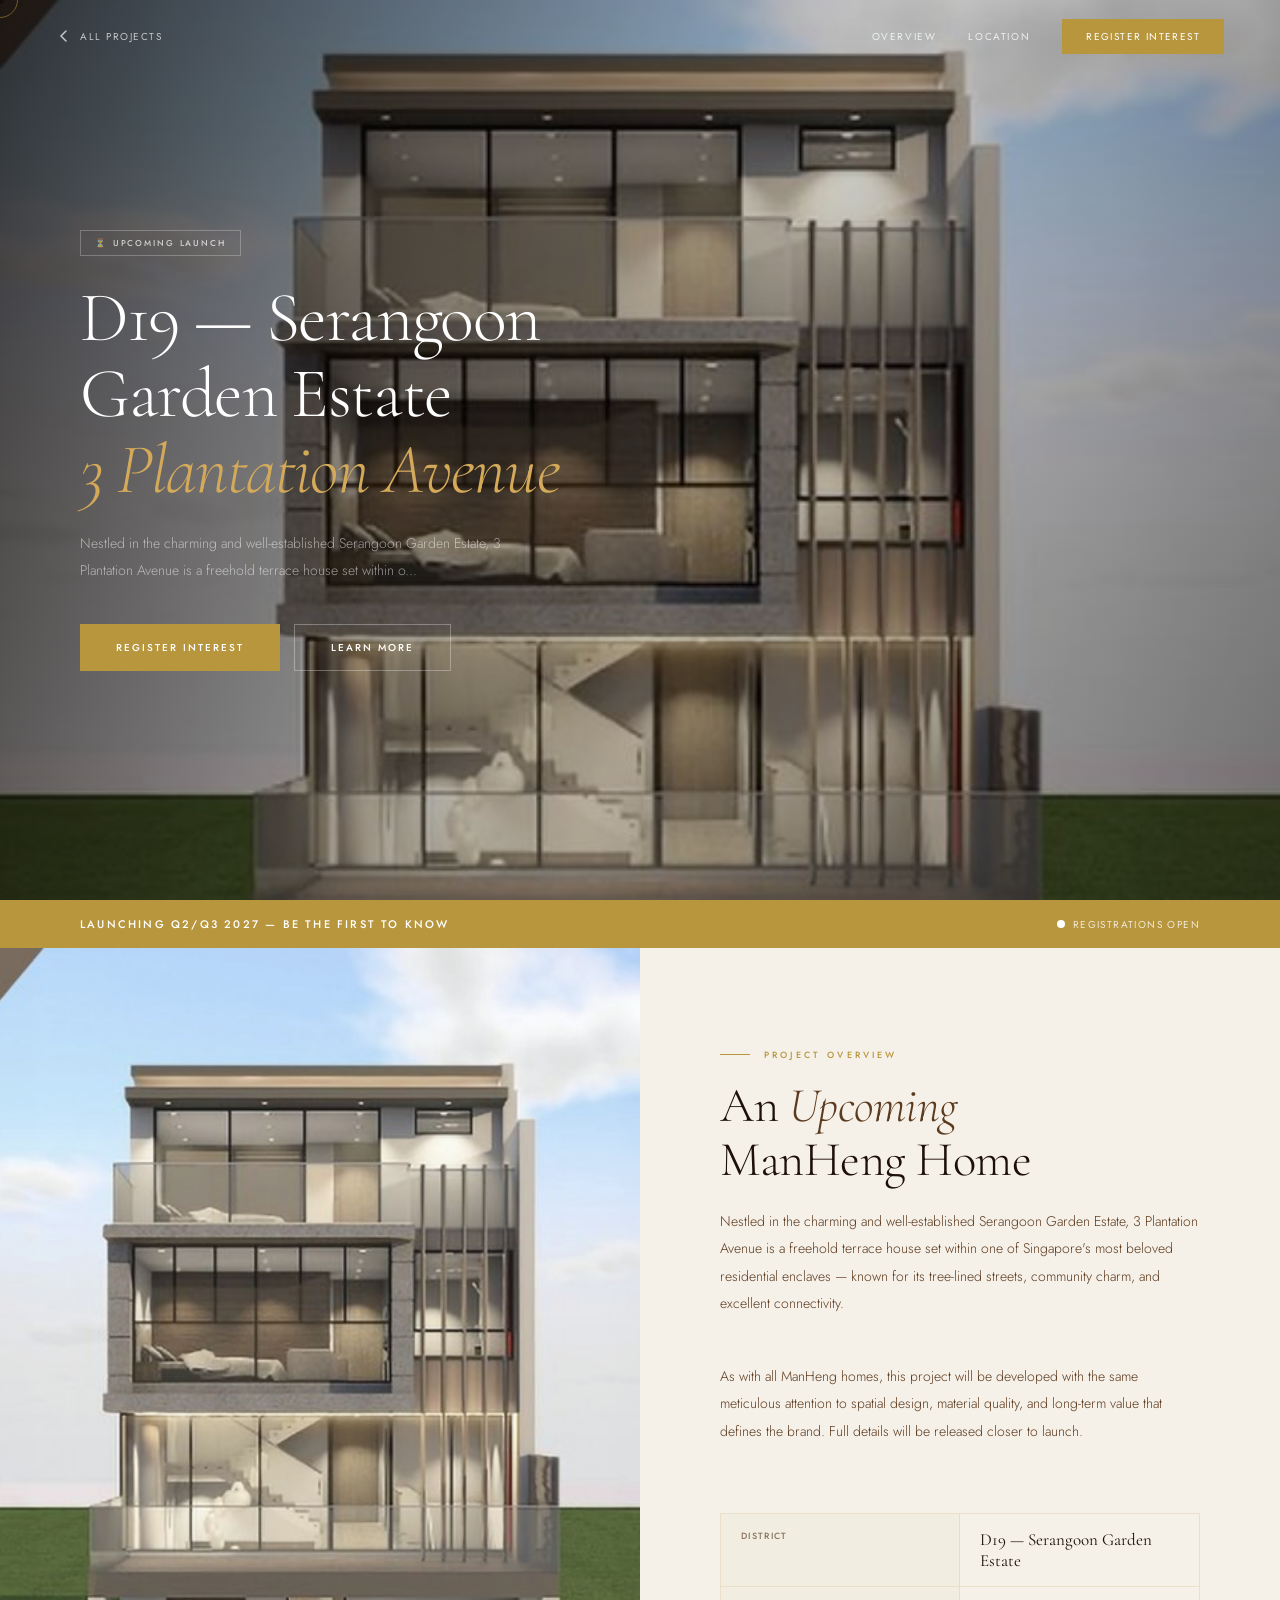
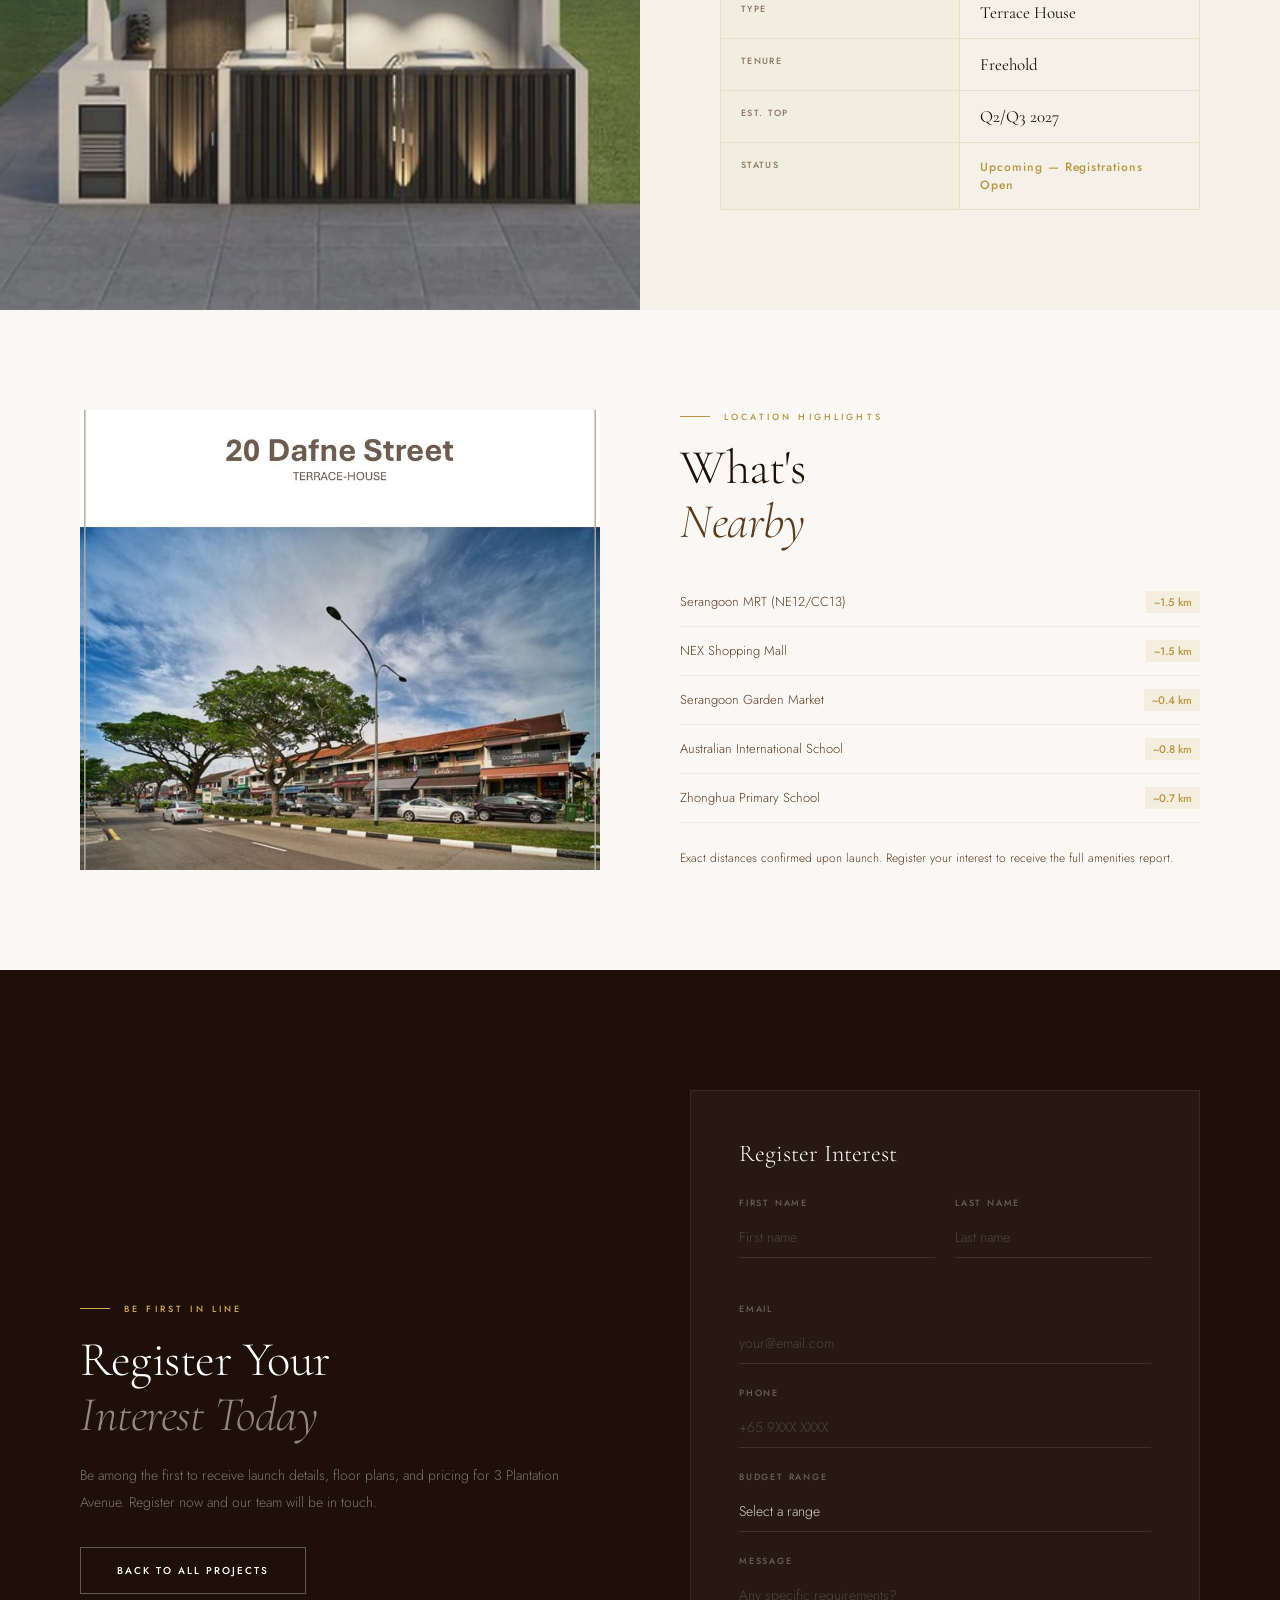
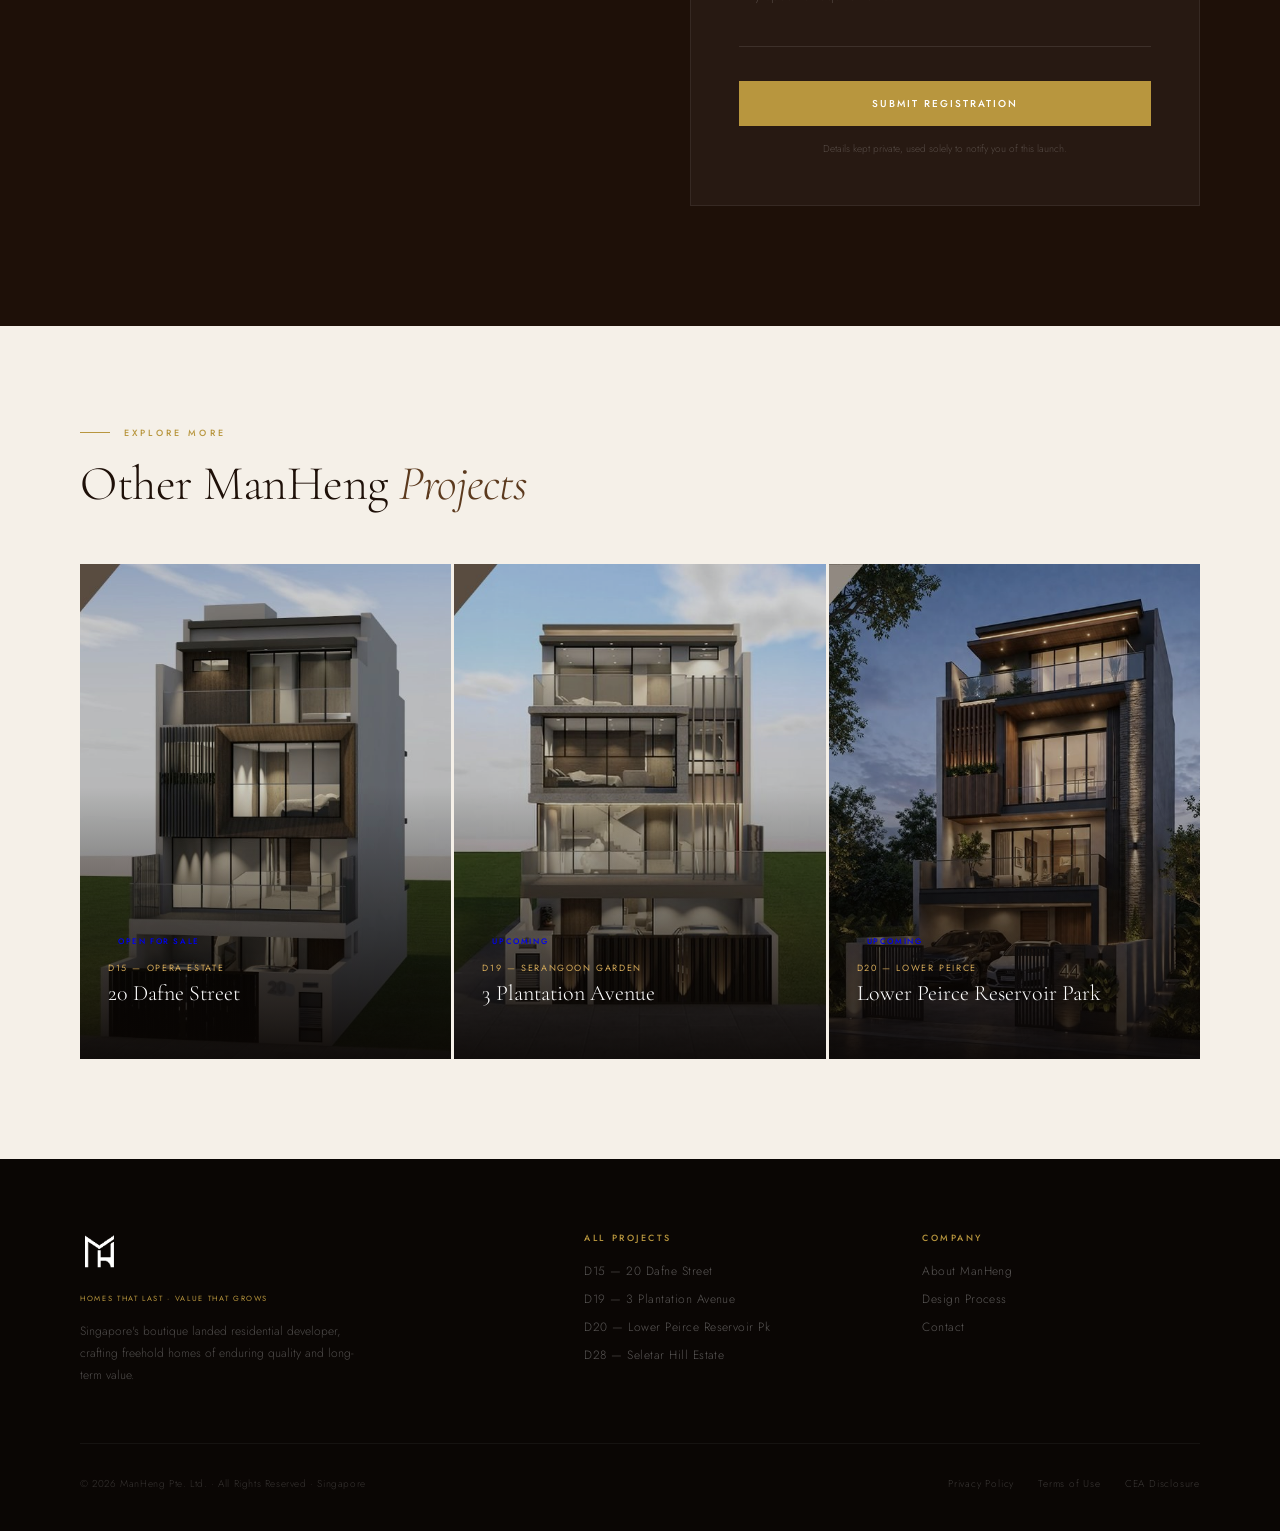
<file: plantation.html>
<!DOCTYPE html>
<html lang="en">
<head>
<meta charset="UTF-8"><meta name="viewport" content="width=device-width, initial-scale=1.0">
<title>3 Plantation Avenue — ManHeng</title>
<link rel="preconnect" href="https://fonts.googleapis.com">
<link href="https://fonts.googleapis.com/css2?family=Cormorant+Garamond:ital,wght@0,300;0,400;0,500;0,600;1,300;1,400;1,500&family=Jost:wght@200;300;400;500;600&display=swap" rel="stylesheet">
<link rel="stylesheet" href="assets/style.css">
<style>
#hero{position:relative;height:100vh;min-height:680px;display:flex;align-items:center;overflow:hidden;background:#0a0604}
.hero-bg{position:absolute;inset:0;background:url('assets/hqp_plantation.jpg') center 20%/cover no-repeat;transform:scale(1.08);transition:transform 12s ease-out}
.hero-bg.loaded{transform:scale(1)}
.hero-grad{position:absolute;inset:0;background:linear-gradient(110deg,rgba(10,6,4,.8) 0%,rgba(10,6,4,.2) 55%,rgba(10,6,4,.5) 100%)}
.hero-content{position:relative;z-index:2;padding:0 80px;max-width:800px}
.hero-badge{display:inline-flex;align-items:center;gap:8px;border:1px solid rgba(255,255,255,.25);color:rgba(255,255,255,.7);font-size:8.5px;font-weight:500;letter-spacing:.22em;text-transform:uppercase;padding:6px 14px;margin-bottom:24px;opacity:0;animation:fadeUp .8s .3s forwards}
h1.proj-h{font-family:'Cormorant Garamond',serif;font-size:clamp(44px,5.5vw,78px);font-weight:300;color:#fff;line-height:1.08;letter-spacing:-.02em;opacity:0;animation:fadeUp 1s .5s cubic-bezier(.16,1,.3,1) forwards}
h1.proj-h em{font-style:italic;color:var(--gold-l)}
.hero-sub{font-size:14px;font-weight:300;color:rgba(255,255,255,.55);line-height:1.9;margin-top:22px;max-width:460px;opacity:0;animation:fadeUp .9s .7s cubic-bezier(.16,1,.3,1) forwards}
.hero-ctas{display:flex;gap:14px;margin-top:40px;opacity:0;animation:fadeUp .9s .9s cubic-bezier(.16,1,.3,1) forwards}
@keyframes fadeUp{to{opacity:1;transform:none}}
.coming-banner{background:var(--gold);padding:16px 80px;display:flex;align-items:center;justify-content:space-between}
.cb-text{font-size:11px;font-weight:500;letter-spacing:.2em;text-transform:uppercase;color:#fff}
.cb-pulse{display:flex;align-items:center;gap:8px;font-size:10px;color:rgba(255,255,255,.8);letter-spacing:.14em;text-transform:uppercase}
.pulse-dot{width:8px;height:8px;border-radius:50%;background:#fff;animation:pulse 1.8s ease-in-out infinite;flex-shrink:0}
@keyframes pulse{0%,100%{opacity:1;transform:scale(1)}50%{opacity:.4;transform:scale(.7)}}
#overview{display:grid;grid-template-columns:1fr 1fr;background:var(--cream)}
.ov-img{position:relative;overflow:hidden;min-height:560px}
.ov-img img{width:100%;height:100%;object-fit:cover;display:block;transition:transform .8s cubic-bezier(.16,1,.3,1);opacity:.9}
.ov-img:hover img{transform:scale(1.04)}
.ov-body{padding:100px 80px;display:flex;flex-direction:column;justify-content:center}
.ov-body h2{margin-bottom:20px}
.ov-body .body-copy{margin-bottom:32px}
.hl-table{border:1px solid var(--border)}
.hl-row{display:grid;grid-template-columns:1fr 1fr;border-bottom:1px solid var(--border)}
.hl-row:last-child{border:none}
.hl-k{padding:15px 20px;font-size:9px;font-weight:500;letter-spacing:.15em;text-transform:uppercase;color:var(--muted);background:rgba(184,150,62,.04);border-right:1px solid var(--border)}
.hl-v{padding:15px 20px;font-family:'Cormorant Garamond',serif;font-size:17px;font-weight:400;color:var(--brown)}
.hl-v.status{font-family:'Jost',sans-serif;font-size:12px;font-weight:500;letter-spacing:.08em;color:var(--gold)}
#nearby{padding:100px 80px;background:var(--warm);display:grid;grid-template-columns:1fr 1fr;gap:80px;align-items:center}
.nb-img{overflow:hidden}
.nb-img img{width:100%;height:460px;object-fit:cover;display:block;transition:transform .8s cubic-bezier(.16,1,.3,1)}
.nb-img:hover img{transform:scale(1.04)}
.nb-body h2{margin-bottom:28px}
.nb-item{display:flex;justify-content:space-between;align-items:center;padding:13px 0;border-bottom:1px solid rgba(0,0,0,.06);font-size:13px;font-weight:300;color:var(--brown-m)}
.nb-dist{font-size:11px;font-weight:500;color:var(--gold);background:var(--gold-pale);padding:3px 8px}
#enquire{padding:120px 80px;background:var(--brown);display:grid;grid-template-columns:1fr 1fr;gap:100px;align-items:center}
.enq-left h2{color:#fff;margin-bottom:20px}
.enq-left p{font-size:14px;font-weight:300;color:rgba(255,255,255,.42);line-height:1.9;margin-bottom:32px}
.enq-form-wrap{background:rgba(255,255,255,.04);border:1px solid rgba(255,255,255,.07);padding:48px}
.enq-form-h{font-family:'Cormorant Garamond',serif;font-size:24px;font-weight:300;color:#fff;margin-bottom:28px}
.other-projects{padding:100px 80px;background:var(--cream)}
.op-grid{display:grid;grid-template-columns:repeat(3,1fr);gap:3px;margin-top:52px}
.op-card{position:relative;overflow:hidden;background:#0a0604;cursor:none;display:block;text-decoration:none}
.op-card img{width:100%;aspect-ratio:3/4;object-fit:cover;display:block;transition:transform .7s cubic-bezier(.16,1,.3,1),opacity .4s;opacity:.82}
.op-card:hover img{transform:scale(1.06);opacity:.6}
.op-overlay{position:absolute;inset:0;background:linear-gradient(to top,rgba(10,6,4,.9),transparent 55%);display:flex;flex-direction:column;justify-content:flex-end;padding:28px}
.op-badge{display:inline-block;padding:4px 10px;margin-bottom:10px;font-size:8px;font-weight:500;letter-spacing:.2em;text-transform:uppercase;width:fit-content}
.op-dist{font-size:9px;letter-spacing:.18em;text-transform:uppercase;color:var(--gold-l);margin-bottom:6px}
.op-name{font-family:'Cormorant Garamond',serif;font-size:22px;font-weight:300;color:#fff;line-height:1.2;margin-bottom:12px}
.op-link{font-size:9px;font-weight:500;letter-spacing:.16em;text-transform:uppercase;color:var(--gold-l);opacity:0;transform:translateY(6px);transition:all .3s}
.op-card:hover .op-link{opacity:1;transform:none}
@media(max-width:900px){
  .hero-content{padding:0 28px}.coming-banner{padding:14px 24px;flex-direction:column;gap:8px;text-align:center}
  #overview,#nearby,#enquire{grid-template-columns:1fr}
  .ov-body,.enq-form-wrap{padding:60px 28px}.enq-form-wrap{padding:32px 22px}
  .nb-img img{height:55vw}#nearby,#enquire,.other-projects{padding:80px 28px}
  .op-grid{grid-template-columns:1fr 1fr}
}
</style>
</head>
<body>
<div class="cursor" id="cursor"></div>
<div class="cursor-ring" id="cursorRing"></div>
<nav id="mainNav" class="light" data-light>
  <a href="index.html#projects" class="nav-back"><svg viewBox="0 0 16 16" fill="none" stroke="currentColor" stroke-width="1.5" stroke-linecap="round"><path d="M10 3L5 8l5 5"/></svg>All Projects</a>
  <div class="nav-links">
    <a href="#overview">Overview</a>
    <a href="#nearby" class="hide-mob">Location</a>
    <a href="#enquire" class="btn-nav">Register Interest</a>
  </div>
</nav>
<section id="hero">
  <div class="hero-bg" id="heroBg"></div>
  <div class="hero-grad"></div>
  <div class="hero-content">
    <div class="hero-badge">⏳ Upcoming Launch</div>
    <h1 class="proj-h">D19 — Serangoon Garden Estate<br><em>3 Plantation Avenue</em></h1>
    <p class="hero-sub">Nestled in the charming and well-established Serangoon Garden Estate, 3 Plantation Avenue is a freehold terrace house set within o...</p>
    <div class="hero-ctas">
      <a href="#enquire" class="btn btn-gold">Register Interest</a>
      <a href="#overview" class="btn btn-outline-light">Learn More</a>
    </div>
  </div>
</section>
<div class="coming-banner">
  <span class="cb-text">Launching Q2/Q3 2027 — Be the First to Know</span>
  <span class="cb-pulse"><span class="pulse-dot"></span>Registrations Open</span>
</div>
<section id="overview">
  <div class="ov-img reveal"><img src="assets/hqp_plantation.jpg" alt="3 Plantation Avenue"></div>
  <div class="ov-body">
    <div class="eyebrow reveal">Project Overview</div>
    <h2 class="section-h reveal d1">An <em>Upcoming</em><br>ManHeng Home</h2>
    <p class="body-copy reveal d2">Nestled in the charming and well-established Serangoon Garden Estate, 3 Plantation Avenue is a freehold terrace house set within one of Singapore's most beloved residential enclaves — known for its tree-lined streets, community charm, and excellent connectivity.</p>
    <p class="body-copy reveal d2" style="margin-top:14px">As with all ManHeng homes, this project will be developed with the same meticulous attention to spatial design, material quality, and long-term value that defines the brand. Full details will be released closer to launch.</p>
    <div class="hl-table reveal d3" style="margin-top:36px">
      <div class="hl-row"><div class="hl-k">District</div><div class="hl-v">D19 — Serangoon Garden Estate</div></div>
      <div class="hl-row"><div class="hl-k">Type</div><div class="hl-v">Terrace House</div></div>
      <div class="hl-row"><div class="hl-k">Tenure</div><div class="hl-v">Freehold</div></div>
      <div class="hl-row"><div class="hl-k">Est. TOP</div><div class="hl-v">Q2/Q3 2027</div></div>
      <div class="hl-row"><div class="hl-k">Status</div><div class="hl-v status">Upcoming — Registrations Open</div></div>
    </div>
  </div>
</section>
<section id="nearby">
  <div class="nb-img reveal"><img src="assets/hqp3.jpg" alt="Location"></div>
  <div class="nb-body reveal d1">
    <div class="eyebrow">Location Highlights</div>
    <h2 class="section-h">What's<br><em>Nearby</em></h2>
    <div style="margin-top:24px;display:flex;flex-direction:column;gap:0">
      <div class="nb-item"><span>Serangoon MRT (NE12/CC13)</span><span class="nb-dist">~1.5 km</span></div>
      <div class="nb-item"><span>NEX Shopping Mall</span><span class="nb-dist">~1.5 km</span></div>
      <div class="nb-item"><span>Serangoon Garden Market</span><span class="nb-dist">~0.4 km</span></div>
      <div class="nb-item"><span>Australian International School</span><span class="nb-dist">~0.8 km</span></div>
      <div class="nb-item"><span>Zhonghua Primary School</span><span class="nb-dist">~0.7 km</span></div>
    </div>
    <p class="body-copy" style="margin-top:24px;font-size:12px">Exact distances confirmed upon launch. Register your interest to receive the full amenities report.</p>
  </div>
</section>
<section id="enquire">
  <div class="enq-left">
    <div class="eyebrow eyebrow-light reveal">Be First in Line</div>
    <h2 class="section-h reveal d1" style="color:#fff">Register Your<br><em style="color:rgba(255,255,255,.5)">Interest Today</em></h2>
    <p class="reveal d2" style="font-size:14px;font-weight:300;color:rgba(255,255,255,.42);line-height:1.9;margin-bottom:32px">Be among the first to receive launch details, floor plans, and pricing for 3 Plantation Avenue. Register now and our team will be in touch.</p>
    <a href="index.html#projects" class="btn btn-outline-light reveal d3">Back to All Projects</a>
  </div>
  <div class="enq-form-wrap reveal d2">
    <div class="enq-form-h">Register Interest</div>
    <div id="enq-body">
      <div style="display:grid;grid-template-columns:1fr 1fr;gap:20px;margin-bottom:22px">
        <div class="fg"><label>First Name</label><input type="text" placeholder="First name"></div>
        <div class="fg"><label>Last Name</label><input type="text" placeholder="Last name"></div>
      </div>
      <div class="fg"><label>Email</label><input type="email" placeholder="your@email.com"></div>
      <div class="fg"><label>Phone</label><input type="tel" placeholder="+65 9XXX XXXX"></div>
      <div class="fg"><label>Budget Range</label><select><option value="">Select a range</option><option>Below $5M</option><option>$5M – $7M</option><option>$7M – $10M</option><option>Above $10M</option></select></div>
      <div class="fg"><label>Message</label><textarea placeholder="Any specific requirements?"></textarea></div>
      <button class="btn btn-gold" style="width:100%;justify-content:center;margin-top:6px" onclick="submitForm('enq-body','enq-success')">Submit Registration</button>
      <p class="form-note">Details kept private, used solely to notify you of this launch.</p>
    </div>
    <div class="success-box" id="enq-success"><div class="check">✓</div><h4>Registered</h4><p>We'll be in touch when 3 Plantation Avenue launches. Thank you for your interest.</p></div>
  </div>
</section>
<section class="other-projects">
  <div class="eyebrow reveal">Explore More</div>
  <h2 class="section-h reveal d1">Other ManHeng <em>Projects</em></h2>
  <div class="op-grid">
    <a class="op-card reveal" href="dafne.html"><img src="assets/hqp_dafne.jpg" alt="20 Dafne Street"><div class="op-overlay"><div class="op-badge badge-sale">Open for Sale</div><div class="op-dist">D15 — Opera Estate</div><div class="op-name">20 Dafne Street</div><div class="op-link">View Project →</div></div></a>
    <a class="op-card reveal d1" href="plantation.html"><img src="assets/hqp_plantation.jpg" alt="3 Plantation Avenue"><div class="op-overlay"><div class="op-badge badge-up">Upcoming</div><div class="op-dist">D19 — Serangoon Garden</div><div class="op-name">3 Plantation Avenue</div><div class="op-link">View Project →</div></div></a>
    <a class="op-card reveal d2" href="peirce.html"><img src="assets/hqp_peirce.jpg" alt="Lower Peirce"><div class="op-overlay"><div class="op-badge badge-up">Upcoming</div><div class="op-dist">D20 — Lower Peirce</div><div class="op-name">Lower Peirce Reservoir Park</div><div class="op-link">View Project →</div></div></a>
  </div>
</section>
<footer>
  <div class="footer-grid">
    <div class="footer-brand">
      <img src="assets/logo.png" alt="ManHeng" class="footer-logo-img">
      <span class="footer-tagline">Homes That Last · Value That Grows</span>
      <p>Singapore's boutique landed residential developer, crafting freehold homes of enduring quality and long-term value.</p>
    </div>
    <div class="footer-col">
      <h5>All Projects</h5>
      <a href="dafne.html">D15 — 20 Dafne Street</a>
      <a href="plantation.html">D19 — 3 Plantation Avenue</a>
      <a href="peirce.html">D20 — Lower Peirce Reservoir Pk</a>
      <a href="seletar.html">D28 — Seletar Hill Estate</a>
    </div>
    <div class="footer-col">
      <h5>Company</h5>
      <a href="index.html#about">About ManHeng</a>
      <a href="process.html">Design Process</a>
      <a href="index.html#contact">Contact</a>
    </div>
  </div>
  <div class="footer-bottom">
    <span class="footer-copy">© <span id="footerYear"></span> ManHeng Pte. Ltd. · All Rights Reserved · Singapore</span>
    <div class="footer-links"><a href="#">Privacy Policy</a><a href="#">Terms of Use</a><a href="#">CEA Disclosure</a></div>
  </div>
</footer>
<script src="assets/main.js"></script>
<script>setTimeout(()=>document.getElementById('heroBg').classList.add('loaded'),80)</script>
</body></html>
</file>
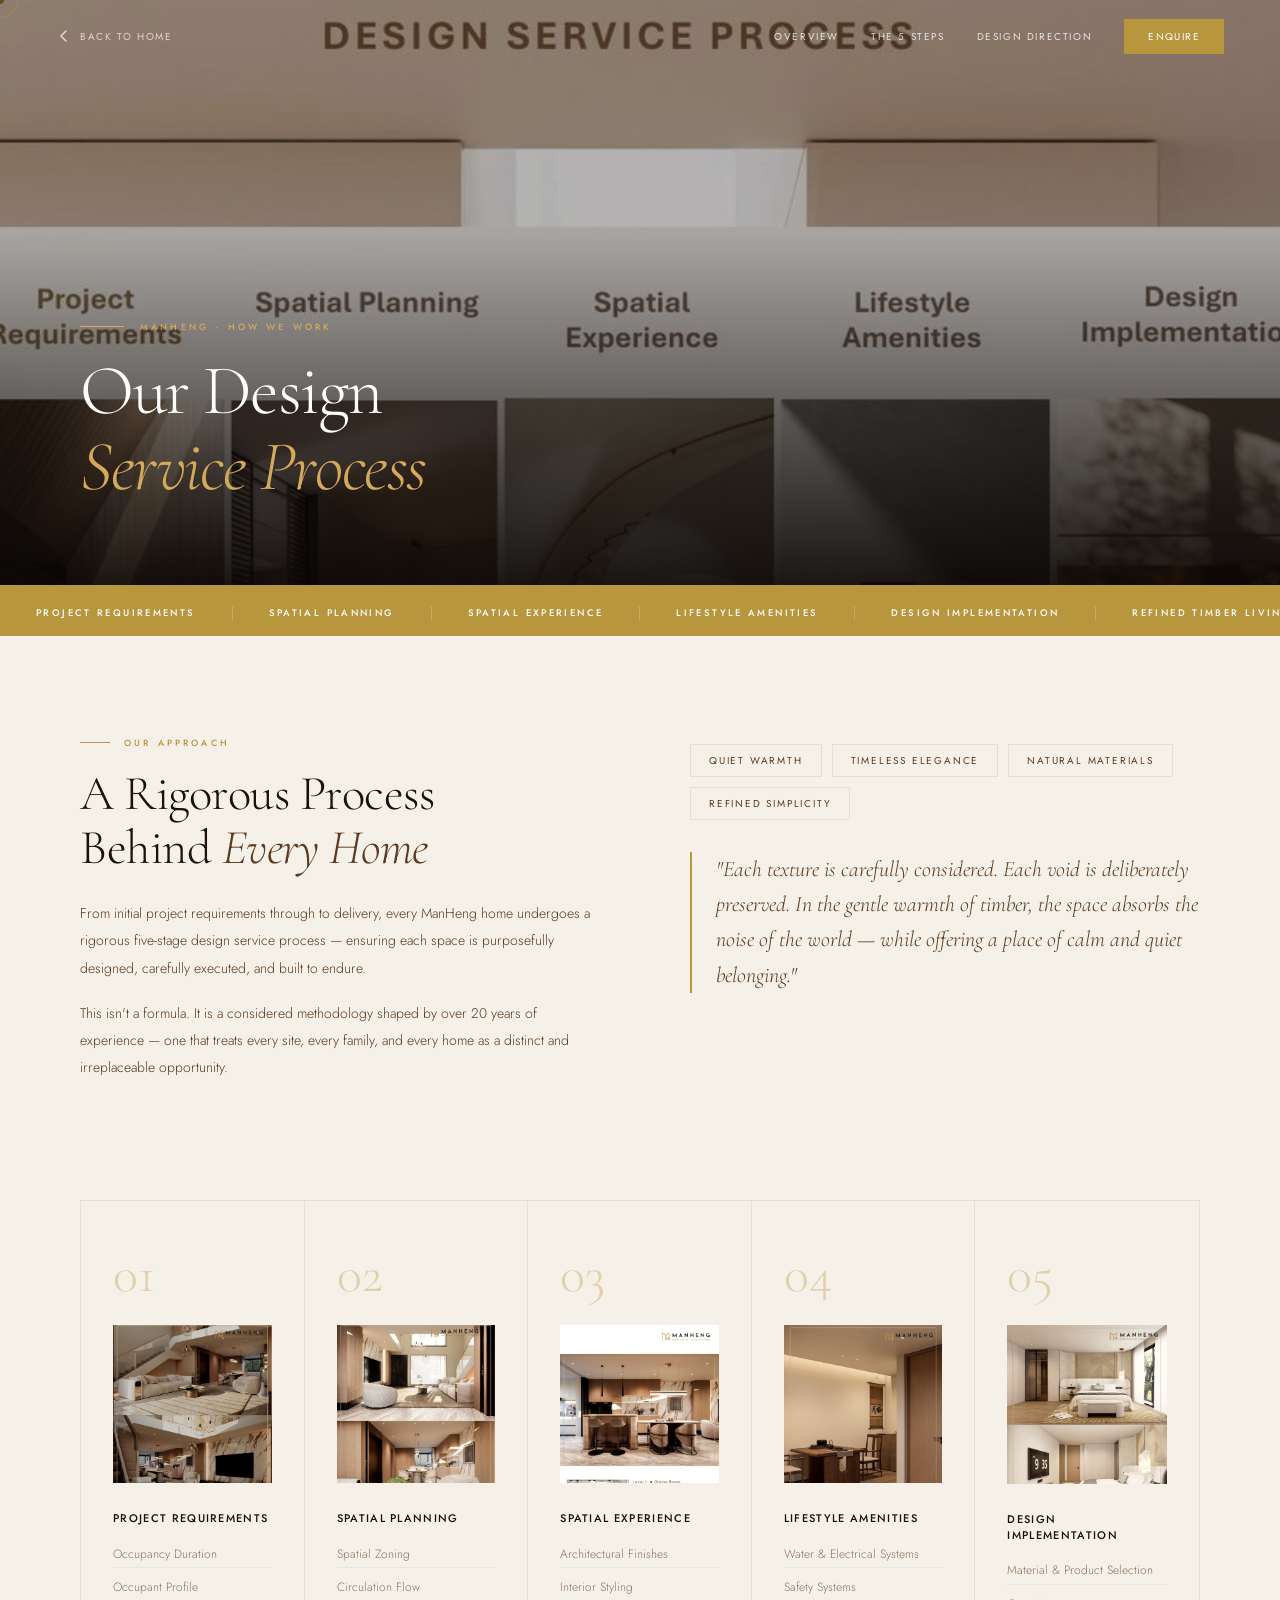
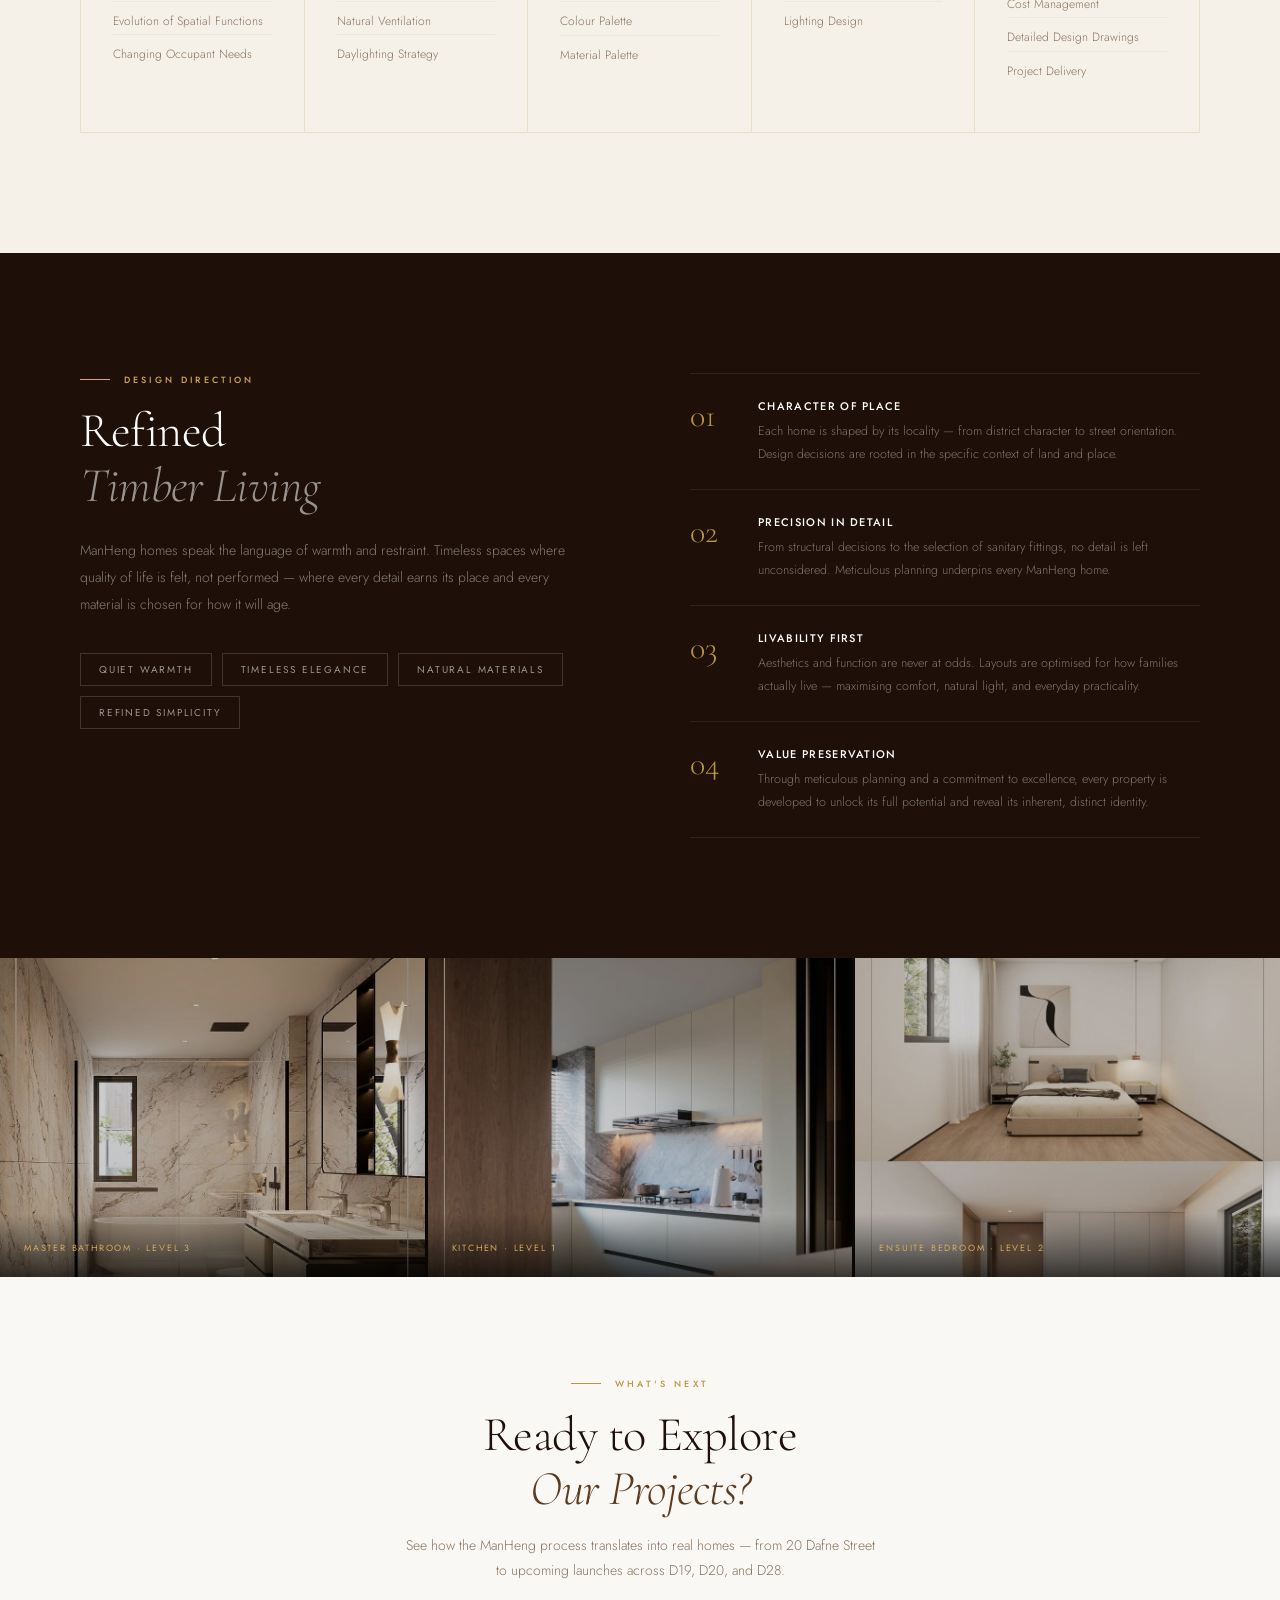
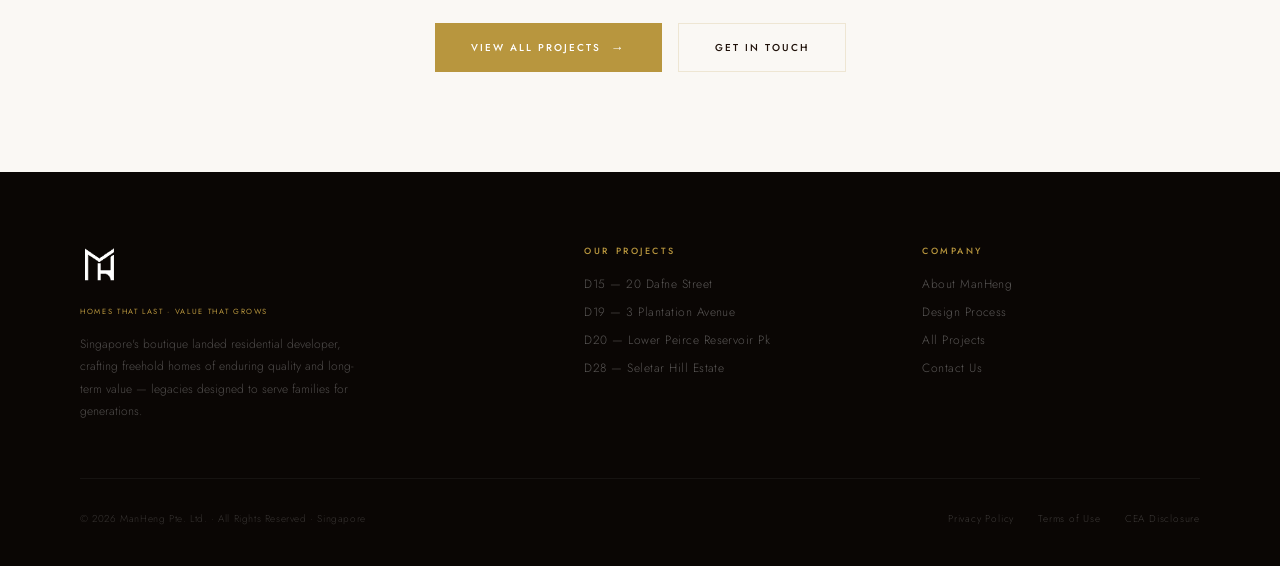
<file: process.html>
<!DOCTYPE html>
<html lang="en">
<head>
<meta charset="UTF-8">
<meta name="viewport" content="width=device-width, initial-scale=1.0">
<title>Design Process — ManHeng</title>
<link rel="preconnect" href="https://fonts.googleapis.com">
<link href="https://fonts.googleapis.com/css2?family=Cormorant+Garamond:ital,wght@0,300;0,400;0,500;0,600;1,300;1,400;1,500&family=Jost:wght@200;300;400;500;600&display=swap" rel="stylesheet">
<link rel="stylesheet" href="assets/style.css">
<style>

/* ── HERO ── */
#hero{
  position:relative;height:65vh;min-height:480px;
  display:flex;align-items:flex-end;
  overflow:hidden;background:#0a0604;
}
.hero-bg{
  position:absolute;inset:0;
  background:url('assets/hqp10.jpg') center 30%/cover no-repeat;
  transform:scale(1.08);transition:transform 12s ease-out;
}
.hero-bg.loaded{transform:scale(1)}
.hero-grad{
  position:absolute;inset:0;
  background:linear-gradient(to top,rgba(10,6,4,.92) 0%,rgba(10,6,4,.3) 60%);
}
.hero-content{
  position:relative;z-index:2;
  padding:0 80px 80px;
}
.hero-label{
  display:flex;align-items:center;gap:16px;
  font-size:9px;font-weight:500;letter-spacing:.35em;text-transform:uppercase;
  color:var(--gold-l);margin-bottom:20px;
  opacity:0;animation:fadeUp .9s .3s cubic-bezier(.16,1,.3,1) forwards;
}
.hero-label::before{content:'';width:44px;height:1px;background:var(--gold-l)}
h1.page-h{
  font-family:'Cormorant Garamond',serif;
  font-size:clamp(44px,5.5vw,72px);font-weight:300;
  color:#fff;line-height:1.08;letter-spacing:-.02em;
  opacity:0;animation:fadeUp 1s .5s cubic-bezier(.16,1,.3,1) forwards;
}
h1.page-h em{font-style:italic;color:var(--gold-l)}
@keyframes fadeUp{to{opacity:1;transform:none}}

/* ── INTRO ── */
#intro{
  padding:100px 80px;background:var(--cream);
  display:grid;grid-template-columns:1fr 1fr;gap:100px;align-items:start;
}
.intro-left h2{margin-bottom:24px}
.intro-left .body-copy{margin-bottom:18px}
.intro-right{padding-top:8px}
.intro-keywords{display:flex;gap:10px;flex-wrap:wrap;margin-bottom:32px}
.kw{
  padding:8px 18px;border:1px solid var(--border);
  font-size:10px;font-weight:400;letter-spacing:.18em;
  text-transform:uppercase;color:var(--brown-m);
}
.intro-quote{
  font-family:'Cormorant Garamond',serif;
  font-size:22px;font-weight:300;font-style:italic;
  color:var(--brown-m);line-height:1.6;
  padding-left:24px;border-left:2px solid var(--gold);
  margin-top:8px;
}

/* ── PROCESS STEPS ── */
#steps{padding:0 80px 120px;background:var(--cream)}
.steps-grid{
  display:grid;grid-template-columns:repeat(5,1fr);
  gap:0;border:1px solid var(--border);
}
.step-card{
  padding:48px 32px;border-right:1px solid var(--border);
  position:relative;overflow:hidden;
  transition:background .35s;
}
.step-card:last-child{border:none}
.step-card:hover{background:#ede8df}
.step-card:hover .step-img{filter:none;transform:scale(1.04)}
.step-n{
  font-family:'Cormorant Garamond',serif;
  font-size:52px;font-weight:300;
  color:var(--gold);opacity:.35;line-height:1;
  margin-bottom:24px;
}
.step-img{
  width:100%;aspect-ratio:1;object-fit:cover;
  margin-bottom:22px;
  filter:sepia(10%) contrast(1.05);
  transition:filter .4s,transform .5s cubic-bezier(.16,1,.3,1);
}
.step-title{
  font-size:11px;font-weight:500;
  letter-spacing:.12em;text-transform:uppercase;
  color:var(--brown);margin-bottom:14px;line-height:1.4;
}
.step-items{display:flex;flex-direction:column;gap:6px}
.step-item{
  font-size:12px;font-weight:300;
  color:var(--muted);line-height:1.55;
  padding:4px 0;border-bottom:1px solid rgba(0,0,0,.04);
}
.step-item:last-child{border:none}

/* ── DIRECTION ── */
#direction{
  padding:120px 80px;background:var(--brown);
  display:grid;grid-template-columns:1fr 1fr;gap:100px;align-items:start;
}
.dir-left h2{color:#fff;margin-bottom:24px}
.dir-left p{font-size:14px;font-weight:300;color:rgba(255,255,255,.45);line-height:1.9;margin-bottom:36px}
.dir-keywords{display:flex;gap:10px;flex-wrap:wrap;margin-bottom:0}
.dir-kw{
  padding:8px 18px;border:1px solid rgba(255,255,255,.15);
  font-size:10px;font-weight:400;letter-spacing:.18em;
  text-transform:uppercase;color:rgba(255,255,255,.55);
  transition:border-color .25s,color .25s;
}
.dir-kw:hover{border-color:var(--gold);color:var(--gold-l)}
.dir-right{display:flex;flex-direction:column;gap:0}
.dir-step{
  display:grid;grid-template-columns:52px 1fr;gap:16px;
  align-items:start;padding:24px 0;
  border-bottom:1px solid rgba(255,255,255,.07);
  transition:background .2s;
}
.dir-step:first-child{border-top:1px solid rgba(255,255,255,.07)}
.dir-step-n{
  font-family:'Cormorant Garamond',serif;
  font-size:32px;font-weight:300;color:var(--gold);
  line-height:1;padding-top:2px;
}
.dir-step-t{
  font-size:11px;font-weight:500;letter-spacing:.12em;
  text-transform:uppercase;color:#fff;margin-bottom:6px;
}
.dir-step-d{font-size:12.5px;font-weight:300;color:rgba(255,255,255,.42);line-height:1.8}

/* ── GALLERY STRIP ── */
#gallery-strip{
  display:grid;grid-template-columns:repeat(3,1fr);
  gap:3px;background:#0a0604;
}
.gs-item{position:relative;overflow:hidden;aspect-ratio:4/3}
.gs-item img{
  width:100%;height:100%;object-fit:cover;display:block;
  transition:transform .7s cubic-bezier(.16,1,.3,1),opacity .4s;
  opacity:.82;
}
.gs-item:hover img{transform:scale(1.06);opacity:.95}
.gs-label{
  position:absolute;bottom:0;left:0;right:0;
  padding:20px 24px;
  background:linear-gradient(to top,rgba(0,0,0,.7),transparent);
}
.gs-label span{
  font-size:9px;font-weight:400;letter-spacing:.2em;
  text-transform:uppercase;color:var(--gold-l);
}

/* ── CTA ── */
#cta{
  padding:100px 80px;background:var(--warm);
  text-align:center;
}
#cta h2{margin-bottom:16px;text-align:center}
#cta p{
  font-size:14px;font-weight:300;color:var(--muted);
  line-height:1.8;max-width:480px;margin:0 auto 40px;
}
.cta-btns{display:flex;gap:16px;justify-content:center;flex-wrap:wrap}

@media(max-width:900px){
  .hero-content{padding:0 28px 60px}
  #intro{grid-template-columns:1fr;padding:80px 28px;gap:40px}
  #steps{padding:0 28px 80px}
  .steps-grid{grid-template-columns:1fr}
  .step-card{border-right:none;border-bottom:1px solid var(--border)}
  #direction{grid-template-columns:1fr;padding:80px 28px;gap:48px}
  #gallery-strip{grid-template-columns:1fr 1fr}
  #cta{padding:80px 28px}
}
</style>
</head>
<body>

<div class="cursor" id="cursor"></div>
<div class="cursor-ring" id="cursorRing"></div>

<!-- NAV -->
<nav id="mainNav" class="light" data-light>
  <a href="index.html" class="nav-back">
    <svg viewBox="0 0 16 16" fill="none" stroke="currentColor" stroke-width="1.5" stroke-linecap="round"><path d="M10 3L5 8l5 5"/></svg>
    Back to Home
  </a>
  <div class="nav-links">
    <a href="#intro">Overview</a>
    <a href="#steps">The 5 Steps</a>
    <a href="#direction" class="hide-mob">Design Direction</a>
    <a href="index.html#contact" class="btn-nav">Enquire</a>
  </div>
</nav>

<!-- HERO -->
<section id="hero">
  <div class="hero-bg" id="heroBg"></div>
  <div class="hero-grad"></div>
  <div class="hero-content">
    <div class="hero-label">ManHeng · How We Work</div>
    <h1 class="page-h">Our Design<br><em>Service Process</em></h1>
  </div>
</section>

<!-- MARQUEE -->
<div class="marquee">
  <div class="marquee-inner">
    <span>Project Requirements</span><span>Spatial Planning</span><span>Spatial Experience</span><span>Lifestyle Amenities</span><span>Design Implementation</span><span>Refined Timber Living</span><span>Quiet Warmth</span><span>Timeless Elegance</span>
    <span>Project Requirements</span><span>Spatial Planning</span><span>Spatial Experience</span><span>Lifestyle Amenities</span><span>Design Implementation</span><span>Refined Timber Living</span><span>Quiet Warmth</span><span>Timeless Elegance</span>
  </div>
</div>

<!-- INTRO -->
<section id="intro">
  <div class="intro-left">
    <div class="eyebrow reveal">Our Approach</div>
    <h2 class="section-h reveal d1">A Rigorous Process<br>Behind <em>Every Home</em></h2>
    <p class="body-copy reveal d2">From initial project requirements through to delivery, every ManHeng home undergoes a rigorous five-stage design service process — ensuring each space is purposefully designed, carefully executed, and built to endure.</p>
    <p class="body-copy reveal d2">This isn't a formula. It is a considered methodology shaped by over 20 years of experience — one that treats every site, every family, and every home as a distinct and irreplaceable opportunity.</p>
  </div>
  <div class="intro-right reveal d2">
    <div class="intro-keywords">
      <span class="kw">Quiet Warmth</span>
      <span class="kw">Timeless Elegance</span>
      <span class="kw">Natural Materials</span>
      <span class="kw">Refined Simplicity</span>
    </div>
    <blockquote class="intro-quote">"Each texture is carefully considered. Each void is deliberately preserved. In the gentle warmth of timber, the space absorbs the noise of the world — while offering a place of calm and quiet belonging."</blockquote>
  </div>
</section>

<!-- PROCESS STEPS -->
<section id="steps">
  <div class="steps-grid">

    <div class="step-card reveal">
      <div class="step-n">01</div>
      <img src="assets/hqp25.jpg" alt="Project Requirements" class="step-img">
      <div class="step-title">Project Requirements</div>
      <div class="step-items">
        <div class="step-item">Occupancy Duration</div>
        <div class="step-item">Occupant Profile</div>
        <div class="step-item">Evolution of Spatial Functions</div>
        <div class="step-item">Changing Occupant Needs</div>
      </div>
    </div>

    <div class="step-card reveal d1">
      <div class="step-n">02</div>
      <img src="assets/hqp26.jpg" alt="Spatial Planning" class="step-img">
      <div class="step-title">Spatial Planning</div>
      <div class="step-items">
        <div class="step-item">Spatial Zoning</div>
        <div class="step-item">Circulation Flow</div>
        <div class="step-item">Natural Ventilation</div>
        <div class="step-item">Daylighting Strategy</div>
      </div>
    </div>

    <div class="step-card reveal d2">
      <div class="step-n">03</div>
      <img src="assets/hqp27.jpg" alt="Spatial Experience" class="step-img">
      <div class="step-title">Spatial Experience</div>
      <div class="step-items">
        <div class="step-item">Architectural Finishes</div>
        <div class="step-item">Interior Styling</div>
        <div class="step-item">Colour Palette</div>
        <div class="step-item">Material Palette</div>
      </div>
    </div>

    <div class="step-card reveal d3">
      <div class="step-n">04</div>
      <img src="assets/hqp35.jpg" alt="Lifestyle Amenities" class="step-img">
      <div class="step-title">Lifestyle Amenities</div>
      <div class="step-items">
        <div class="step-item">Water & Electrical Systems</div>
        <div class="step-item">Safety Systems</div>
        <div class="step-item">Lighting Design</div>
      </div>
    </div>

    <div class="step-card reveal d4">
      <div class="step-n">05</div>
      <img src="assets/hqp37.jpg" alt="Design Implementation" class="step-img">
      <div class="step-title">Design Implementation</div>
      <div class="step-items">
        <div class="step-item">Material & Product Selection</div>
        <div class="step-item">Cost Management</div>
        <div class="step-item">Detailed Design Drawings</div>
        <div class="step-item">Project Delivery</div>
      </div>
    </div>

  </div>
</section>

<!-- DESIGN DIRECTION -->
<section id="direction">
  <div class="dir-left">
    <div class="eyebrow eyebrow-light reveal">Design Direction</div>
    <h2 class="section-h reveal d1" style="color:#fff">Refined<br><em style="color:rgba(255,255,255,.55)">Timber Living</em></h2>
    <p class="reveal d2">ManHeng homes speak the language of warmth and restraint. Timeless spaces where quality of life is felt, not performed — where every detail earns its place and every material is chosen for how it will age.</p>
    <div class="dir-keywords reveal d3">
      <span class="dir-kw">Quiet Warmth</span>
      <span class="dir-kw">Timeless Elegance</span>
      <span class="dir-kw">Natural Materials</span>
      <span class="dir-kw">Refined Simplicity</span>
    </div>
  </div>
  <div class="dir-right">
    <div class="dir-step reveal d1">
      <div class="dir-step-n">01</div>
      <div>
        <div class="dir-step-t">Character of Place</div>
        <div class="dir-step-d">Each home is shaped by its locality — from district character to street orientation. Design decisions are rooted in the specific context of land and place.</div>
      </div>
    </div>
    <div class="dir-step reveal d2">
      <div class="dir-step-n">02</div>
      <div>
        <div class="dir-step-t">Precision in Detail</div>
        <div class="dir-step-d">From structural decisions to the selection of sanitary fittings, no detail is left unconsidered. Meticulous planning underpins every ManHeng home.</div>
      </div>
    </div>
    <div class="dir-step reveal d3">
      <div class="dir-step-n">03</div>
      <div>
        <div class="dir-step-t">Livability First</div>
        <div class="dir-step-d">Aesthetics and function are never at odds. Layouts are optimised for how families actually live — maximising comfort, natural light, and everyday practicality.</div>
      </div>
    </div>
    <div class="dir-step reveal d4">
      <div class="dir-step-n">04</div>
      <div>
        <div class="dir-step-t">Value Preservation</div>
        <div class="dir-step-d">Through meticulous planning and a commitment to excellence, every property is developed to unlock its full potential and reveal its inherent, distinct identity.</div>
      </div>
    </div>
  </div>
</section>

<!-- GALLERY STRIP -->
<div id="gallery-strip">
  <div class="gs-item reveal">
    <img src="assets/hqp40.jpg" alt="Master Bathroom">
    <div class="gs-label"><span>Master Bathroom · Level 3</span></div>
  </div>
  <div class="gs-item reveal d1">
    <img src="assets/hqp29.jpg" alt="Kitchen">
    <div class="gs-label"><span>Kitchen · Level 1</span></div>
  </div>
  <div class="gs-item reveal d2">
    <img src="assets/hqp33.jpg" alt="Ensuite Bedroom">
    <div class="gs-label"><span>Ensuite Bedroom · Level 2</span></div>
  </div>
</div>

<!-- CTA -->
<section id="cta">
  <div class="eyebrow reveal" style="justify-content:center">What's Next</div>
  <h2 class="section-h reveal d1">Ready to Explore<br><em>Our Projects?</em></h2>
  <p class="reveal d2">See how the ManHeng process translates into real homes — from 20 Dafne Street to upcoming launches across D19, D20, and D28.</p>
  <div class="cta-btns reveal d3">
    <a href="index.html#projects" class="btn btn-gold btn-arrow">View All Projects</a>
    <a href="index.html#contact" class="btn btn-outline-dark">Get in Touch</a>
  </div>
</section>

<!-- FOOTER -->
<footer>
  <div class="footer-grid">
    <div class="footer-brand">
      <img src="assets/logo.png" alt="ManHeng" class="footer-logo-img">
      <span class="footer-tagline">Homes That Last · Value That Grows</span>
      <p>Singapore's boutique landed residential developer, crafting freehold homes of enduring quality and long-term value — legacies designed to serve families for generations.</p>
    </div>
    <div class="footer-col">
      <h5>Our Projects</h5>
      <a href="dafne.html">D15 — 20 Dafne Street</a>
      <a href="plantation.html">D19 — 3 Plantation Avenue</a>
      <a href="peirce.html">D20 — Lower Peirce Reservoir Pk</a>
      <a href="seletar.html">D28 — Seletar Hill Estate</a>
    </div>
    <div class="footer-col">
      <h5>Company</h5>
      <a href="index.html#about">About ManHeng</a>
      <a href="process.html">Design Process</a>
      <a href="index.html#projects">All Projects</a>
      <a href="index.html#contact">Contact Us</a>
    </div>
  </div>
  <div class="footer-bottom">
    <span class="footer-copy">© <span id="footerYear"></span> ManHeng Pte. Ltd. · All Rights Reserved · Singapore</span>
    <div class="footer-links">
      <a href="#">Privacy Policy</a>
      <a href="#">Terms of Use</a>
      <a href="#">CEA Disclosure</a>
    </div>
  </div>
</footer>

<script src="assets/main.js"></script>
<script>
  setTimeout(()=>document.getElementById('heroBg').classList.add('loaded'), 80);
</script>
</body>
</html>
</file>
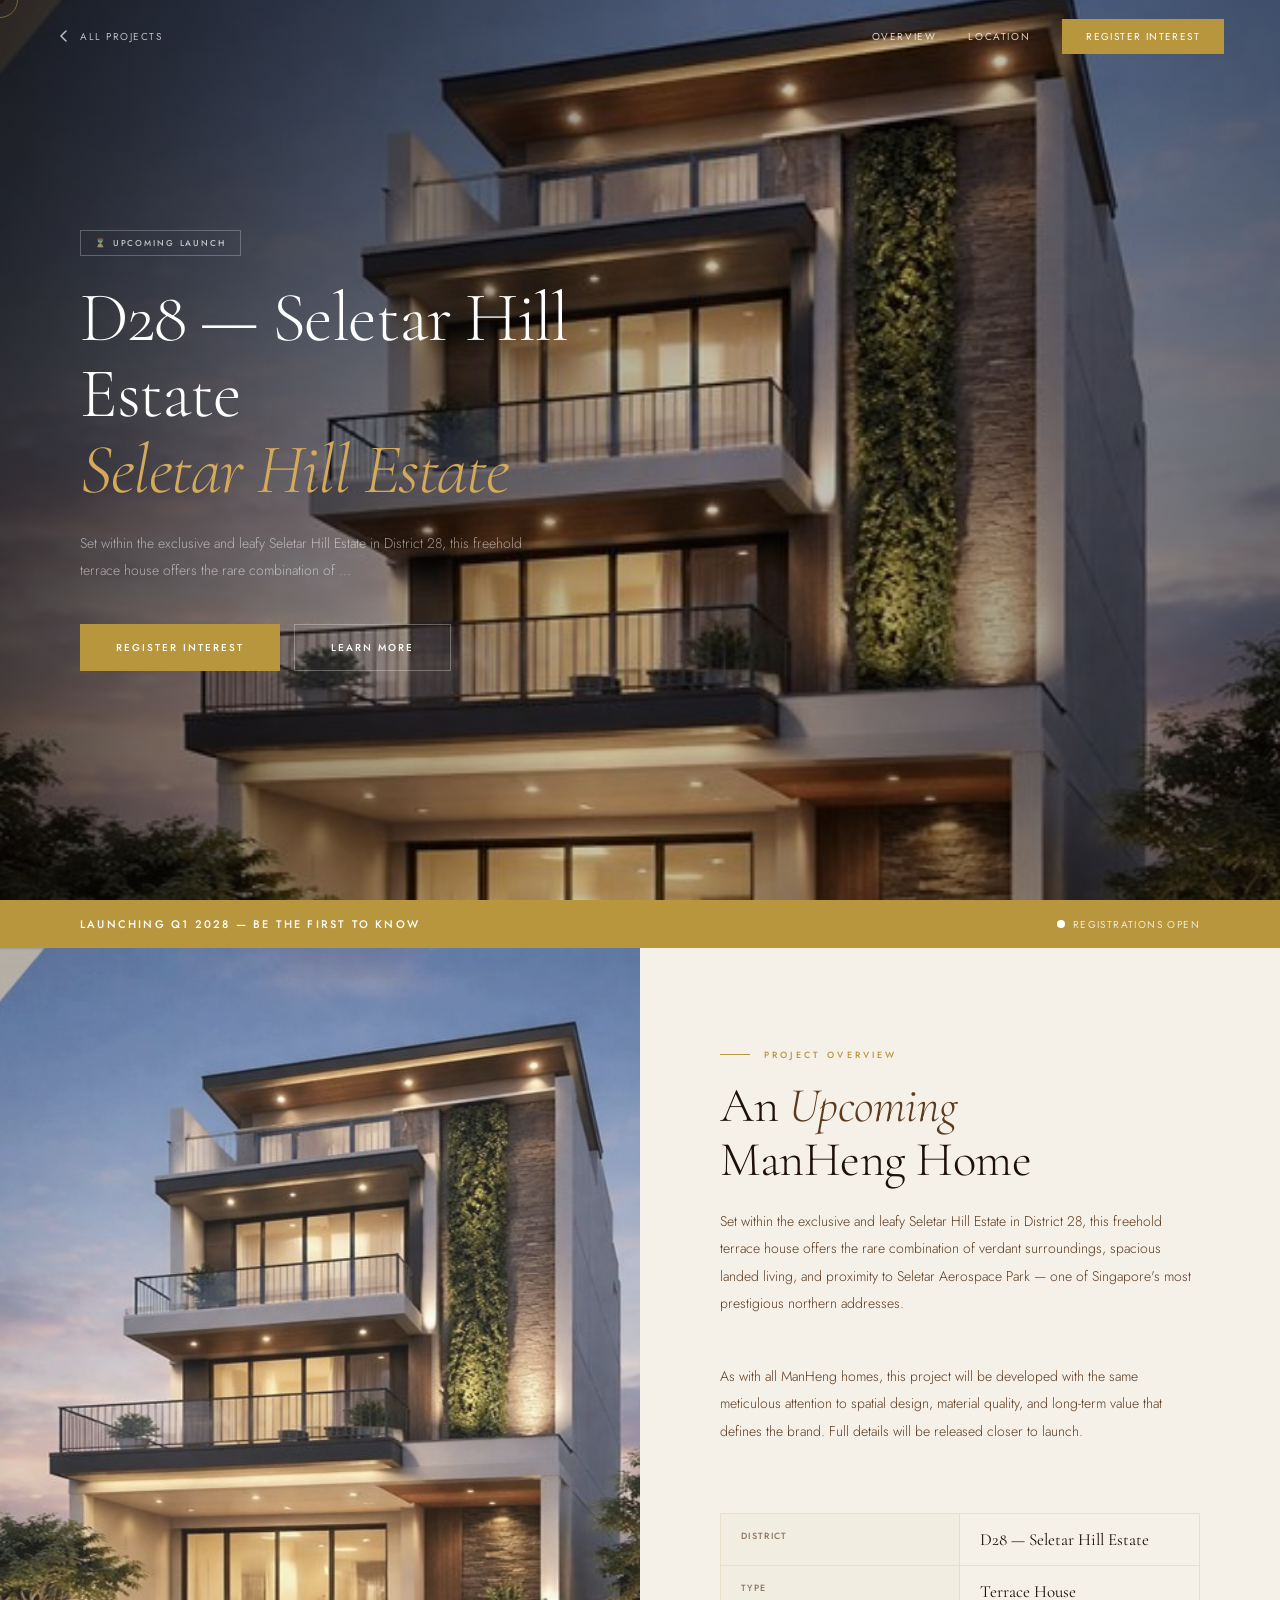
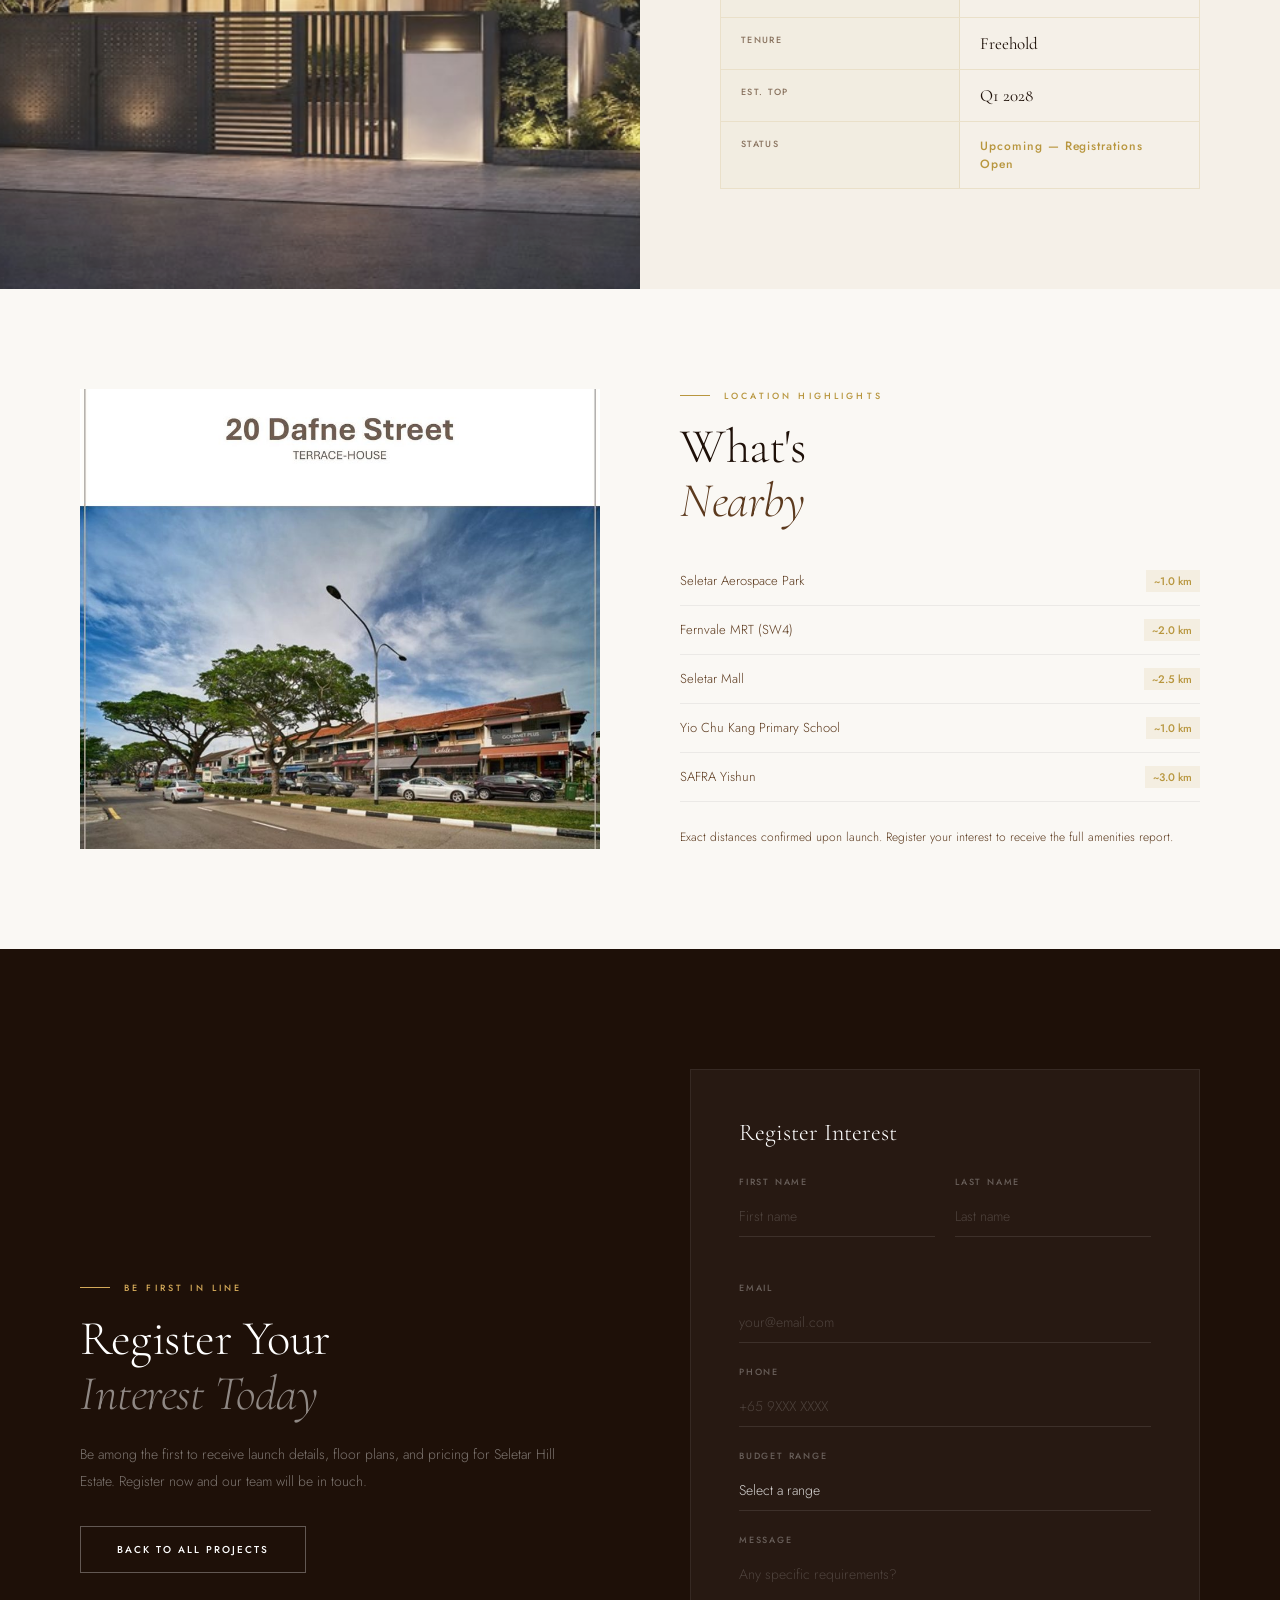
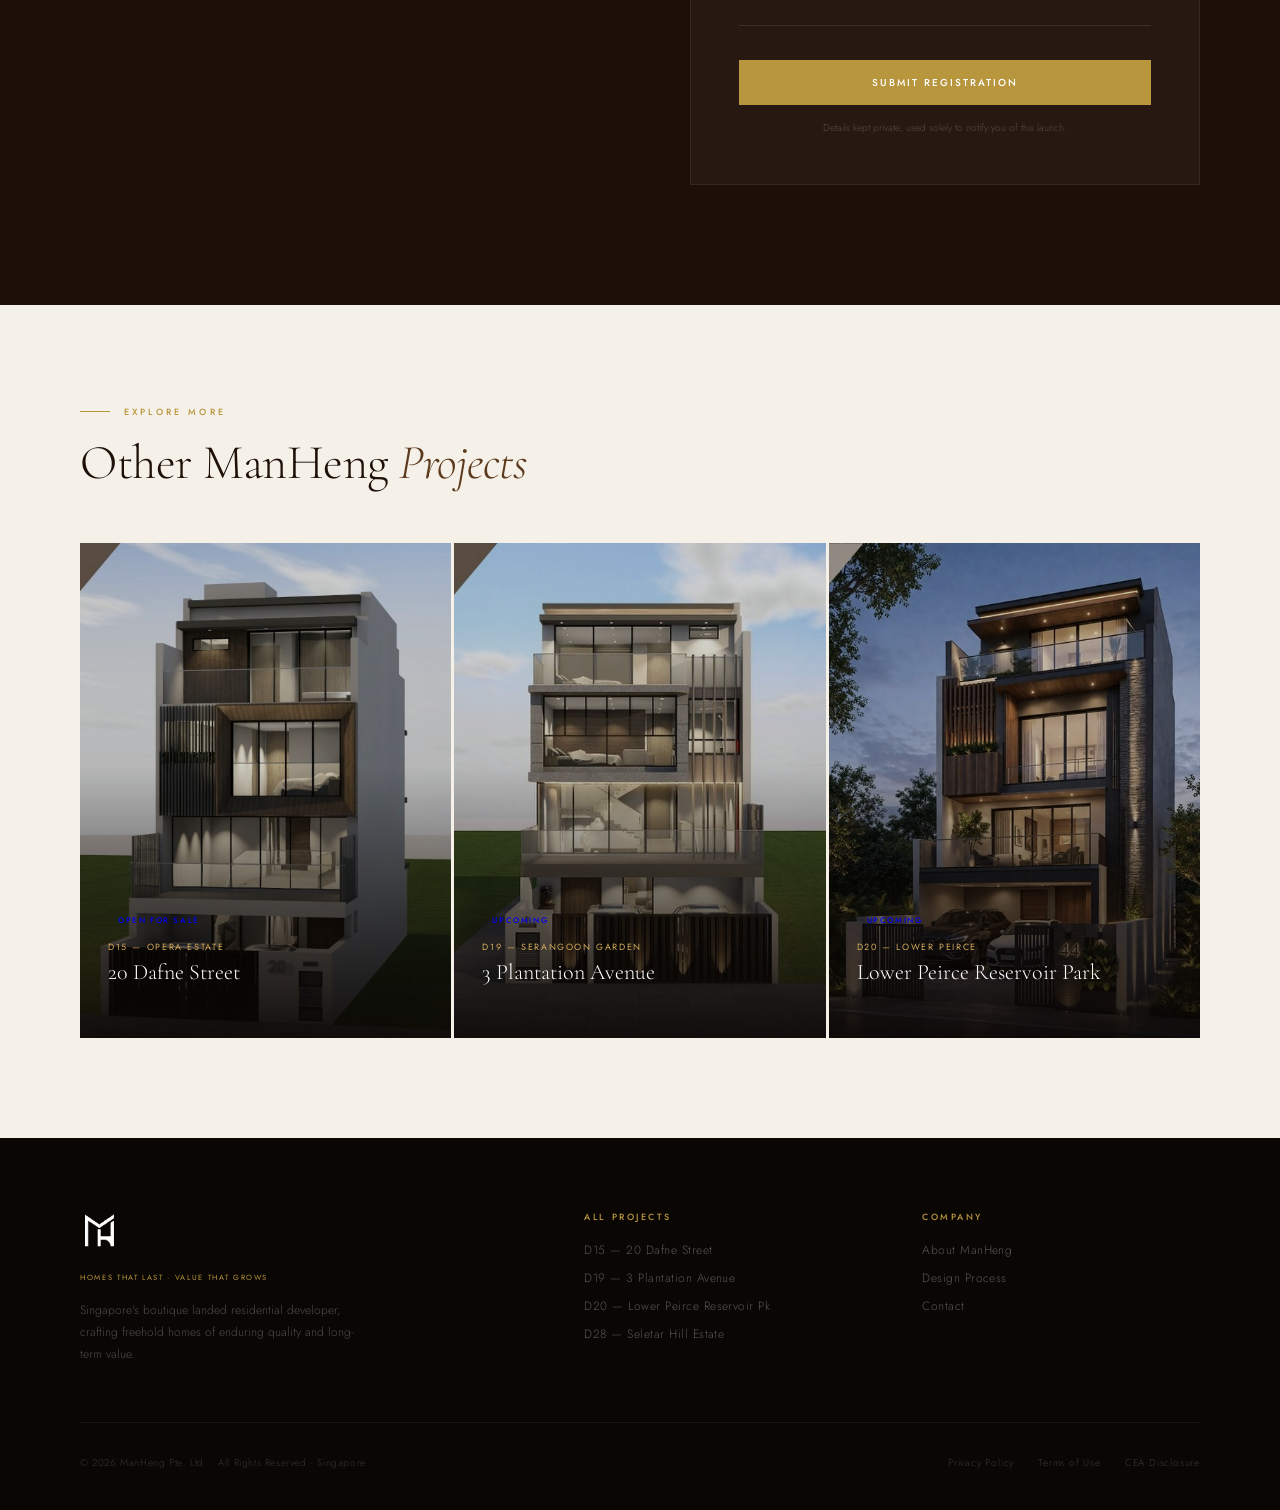
<file: seletar.html>
<!DOCTYPE html>
<html lang="en">
<head>
<meta charset="UTF-8"><meta name="viewport" content="width=device-width, initial-scale=1.0">
<title>Seletar Hill Estate — ManHeng</title>
<link rel="preconnect" href="https://fonts.googleapis.com">
<link href="https://fonts.googleapis.com/css2?family=Cormorant+Garamond:ital,wght@0,300;0,400;0,500;0,600;1,300;1,400;1,500&family=Jost:wght@200;300;400;500;600&display=swap" rel="stylesheet">
<link rel="stylesheet" href="assets/style.css">
<style>
#hero{position:relative;height:100vh;min-height:680px;display:flex;align-items:center;overflow:hidden;background:#0a0604}
.hero-bg{position:absolute;inset:0;background:url('assets/hqp_seletar.jpg') center 20%/cover no-repeat;transform:scale(1.08);transition:transform 12s ease-out}
.hero-bg.loaded{transform:scale(1)}
.hero-grad{position:absolute;inset:0;background:linear-gradient(110deg,rgba(10,6,4,.8) 0%,rgba(10,6,4,.2) 55%,rgba(10,6,4,.5) 100%)}
.hero-content{position:relative;z-index:2;padding:0 80px;max-width:800px}
.hero-badge{display:inline-flex;align-items:center;gap:8px;border:1px solid rgba(255,255,255,.25);color:rgba(255,255,255,.7);font-size:8.5px;font-weight:500;letter-spacing:.22em;text-transform:uppercase;padding:6px 14px;margin-bottom:24px;opacity:0;animation:fadeUp .8s .3s forwards}
h1.proj-h{font-family:'Cormorant Garamond',serif;font-size:clamp(44px,5.5vw,78px);font-weight:300;color:#fff;line-height:1.08;letter-spacing:-.02em;opacity:0;animation:fadeUp 1s .5s cubic-bezier(.16,1,.3,1) forwards}
h1.proj-h em{font-style:italic;color:var(--gold-l)}
.hero-sub{font-size:14px;font-weight:300;color:rgba(255,255,255,.55);line-height:1.9;margin-top:22px;max-width:460px;opacity:0;animation:fadeUp .9s .7s cubic-bezier(.16,1,.3,1) forwards}
.hero-ctas{display:flex;gap:14px;margin-top:40px;opacity:0;animation:fadeUp .9s .9s cubic-bezier(.16,1,.3,1) forwards}
@keyframes fadeUp{to{opacity:1;transform:none}}
.coming-banner{background:var(--gold);padding:16px 80px;display:flex;align-items:center;justify-content:space-between}
.cb-text{font-size:11px;font-weight:500;letter-spacing:.2em;text-transform:uppercase;color:#fff}
.cb-pulse{display:flex;align-items:center;gap:8px;font-size:10px;color:rgba(255,255,255,.8);letter-spacing:.14em;text-transform:uppercase}
.pulse-dot{width:8px;height:8px;border-radius:50%;background:#fff;animation:pulse 1.8s ease-in-out infinite;flex-shrink:0}
@keyframes pulse{0%,100%{opacity:1;transform:scale(1)}50%{opacity:.4;transform:scale(.7)}}
#overview{display:grid;grid-template-columns:1fr 1fr;background:var(--cream)}
.ov-img{position:relative;overflow:hidden;min-height:560px}
.ov-img img{width:100%;height:100%;object-fit:cover;display:block;transition:transform .8s cubic-bezier(.16,1,.3,1);opacity:.9}
.ov-img:hover img{transform:scale(1.04)}
.ov-body{padding:100px 80px;display:flex;flex-direction:column;justify-content:center}
.ov-body h2{margin-bottom:20px}
.ov-body .body-copy{margin-bottom:32px}
.hl-table{border:1px solid var(--border)}
.hl-row{display:grid;grid-template-columns:1fr 1fr;border-bottom:1px solid var(--border)}
.hl-row:last-child{border:none}
.hl-k{padding:15px 20px;font-size:9px;font-weight:500;letter-spacing:.15em;text-transform:uppercase;color:var(--muted);background:rgba(184,150,62,.04);border-right:1px solid var(--border)}
.hl-v{padding:15px 20px;font-family:'Cormorant Garamond',serif;font-size:17px;font-weight:400;color:var(--brown)}
.hl-v.status{font-family:'Jost',sans-serif;font-size:12px;font-weight:500;letter-spacing:.08em;color:var(--gold)}
#nearby{padding:100px 80px;background:var(--warm);display:grid;grid-template-columns:1fr 1fr;gap:80px;align-items:center}
.nb-img{overflow:hidden}
.nb-img img{width:100%;height:460px;object-fit:cover;display:block;transition:transform .8s cubic-bezier(.16,1,.3,1)}
.nb-img:hover img{transform:scale(1.04)}
.nb-body h2{margin-bottom:28px}
.nb-item{display:flex;justify-content:space-between;align-items:center;padding:13px 0;border-bottom:1px solid rgba(0,0,0,.06);font-size:13px;font-weight:300;color:var(--brown-m)}
.nb-dist{font-size:11px;font-weight:500;color:var(--gold);background:var(--gold-pale);padding:3px 8px}
#enquire{padding:120px 80px;background:var(--brown);display:grid;grid-template-columns:1fr 1fr;gap:100px;align-items:center}
.enq-left h2{color:#fff;margin-bottom:20px}
.enq-left p{font-size:14px;font-weight:300;color:rgba(255,255,255,.42);line-height:1.9;margin-bottom:32px}
.enq-form-wrap{background:rgba(255,255,255,.04);border:1px solid rgba(255,255,255,.07);padding:48px}
.enq-form-h{font-family:'Cormorant Garamond',serif;font-size:24px;font-weight:300;color:#fff;margin-bottom:28px}
.other-projects{padding:100px 80px;background:var(--cream)}
.op-grid{display:grid;grid-template-columns:repeat(3,1fr);gap:3px;margin-top:52px}
.op-card{position:relative;overflow:hidden;background:#0a0604;cursor:none;display:block;text-decoration:none}
.op-card img{width:100%;aspect-ratio:3/4;object-fit:cover;display:block;transition:transform .7s cubic-bezier(.16,1,.3,1),opacity .4s;opacity:.82}
.op-card:hover img{transform:scale(1.06);opacity:.6}
.op-overlay{position:absolute;inset:0;background:linear-gradient(to top,rgba(10,6,4,.9),transparent 55%);display:flex;flex-direction:column;justify-content:flex-end;padding:28px}
.op-badge{display:inline-block;padding:4px 10px;margin-bottom:10px;font-size:8px;font-weight:500;letter-spacing:.2em;text-transform:uppercase;width:fit-content}
.op-dist{font-size:9px;letter-spacing:.18em;text-transform:uppercase;color:var(--gold-l);margin-bottom:6px}
.op-name{font-family:'Cormorant Garamond',serif;font-size:22px;font-weight:300;color:#fff;line-height:1.2;margin-bottom:12px}
.op-link{font-size:9px;font-weight:500;letter-spacing:.16em;text-transform:uppercase;color:var(--gold-l);opacity:0;transform:translateY(6px);transition:all .3s}
.op-card:hover .op-link{opacity:1;transform:none}
@media(max-width:900px){
  .hero-content{padding:0 28px}.coming-banner{padding:14px 24px;flex-direction:column;gap:8px;text-align:center}
  #overview,#nearby,#enquire{grid-template-columns:1fr}
  .ov-body,.enq-form-wrap{padding:60px 28px}.enq-form-wrap{padding:32px 22px}
  .nb-img img{height:55vw}#nearby,#enquire,.other-projects{padding:80px 28px}
  .op-grid{grid-template-columns:1fr 1fr}
}
</style>
</head>
<body>
<div class="cursor" id="cursor"></div>
<div class="cursor-ring" id="cursorRing"></div>
<nav id="mainNav" class="light" data-light>
  <a href="index.html#projects" class="nav-back"><svg viewBox="0 0 16 16" fill="none" stroke="currentColor" stroke-width="1.5" stroke-linecap="round"><path d="M10 3L5 8l5 5"/></svg>All Projects</a>
  <div class="nav-links">
    <a href="#overview">Overview</a>
    <a href="#nearby" class="hide-mob">Location</a>
    <a href="#enquire" class="btn-nav">Register Interest</a>
  </div>
</nav>
<section id="hero">
  <div class="hero-bg" id="heroBg"></div>
  <div class="hero-grad"></div>
  <div class="hero-content">
    <div class="hero-badge">⏳ Upcoming Launch</div>
    <h1 class="proj-h">D28 — Seletar Hill Estate<br><em>Seletar Hill Estate</em></h1>
    <p class="hero-sub">Set within the exclusive and leafy Seletar Hill Estate in District 28, this freehold terrace house offers the rare combination of ...</p>
    <div class="hero-ctas">
      <a href="#enquire" class="btn btn-gold">Register Interest</a>
      <a href="#overview" class="btn btn-outline-light">Learn More</a>
    </div>
  </div>
</section>
<div class="coming-banner">
  <span class="cb-text">Launching Q1 2028 — Be the First to Know</span>
  <span class="cb-pulse"><span class="pulse-dot"></span>Registrations Open</span>
</div>
<section id="overview">
  <div class="ov-img reveal"><img src="assets/hqp_seletar.jpg" alt="Seletar Hill Estate"></div>
  <div class="ov-body">
    <div class="eyebrow reveal">Project Overview</div>
    <h2 class="section-h reveal d1">An <em>Upcoming</em><br>ManHeng Home</h2>
    <p class="body-copy reveal d2">Set within the exclusive and leafy Seletar Hill Estate in District 28, this freehold terrace house offers the rare combination of verdant surroundings, spacious landed living, and proximity to Seletar Aerospace Park — one of Singapore's most prestigious northern addresses.</p>
    <p class="body-copy reveal d2" style="margin-top:14px">As with all ManHeng homes, this project will be developed with the same meticulous attention to spatial design, material quality, and long-term value that defines the brand. Full details will be released closer to launch.</p>
    <div class="hl-table reveal d3" style="margin-top:36px">
      <div class="hl-row"><div class="hl-k">District</div><div class="hl-v">D28 — Seletar Hill Estate</div></div>
      <div class="hl-row"><div class="hl-k">Type</div><div class="hl-v">Terrace House</div></div>
      <div class="hl-row"><div class="hl-k">Tenure</div><div class="hl-v">Freehold</div></div>
      <div class="hl-row"><div class="hl-k">Est. TOP</div><div class="hl-v">Q1 2028</div></div>
      <div class="hl-row"><div class="hl-k">Status</div><div class="hl-v status">Upcoming — Registrations Open</div></div>
    </div>
  </div>
</section>
<section id="nearby">
  <div class="nb-img reveal"><img src="assets/hqp3.jpg" alt="Location"></div>
  <div class="nb-body reveal d1">
    <div class="eyebrow">Location Highlights</div>
    <h2 class="section-h">What's<br><em>Nearby</em></h2>
    <div style="margin-top:24px;display:flex;flex-direction:column;gap:0">
      <div class="nb-item"><span>Seletar Aerospace Park</span><span class="nb-dist">~1.0 km</span></div>
      <div class="nb-item"><span>Fernvale MRT (SW4)</span><span class="nb-dist">~2.0 km</span></div>
      <div class="nb-item"><span>Seletar Mall</span><span class="nb-dist">~2.5 km</span></div>
      <div class="nb-item"><span>Yio Chu Kang Primary School</span><span class="nb-dist">~1.0 km</span></div>
      <div class="nb-item"><span>SAFRA Yishun</span><span class="nb-dist">~3.0 km</span></div>
    </div>
    <p class="body-copy" style="margin-top:24px;font-size:12px">Exact distances confirmed upon launch. Register your interest to receive the full amenities report.</p>
  </div>
</section>
<section id="enquire">
  <div class="enq-left">
    <div class="eyebrow eyebrow-light reveal">Be First in Line</div>
    <h2 class="section-h reveal d1" style="color:#fff">Register Your<br><em style="color:rgba(255,255,255,.5)">Interest Today</em></h2>
    <p class="reveal d2" style="font-size:14px;font-weight:300;color:rgba(255,255,255,.42);line-height:1.9;margin-bottom:32px">Be among the first to receive launch details, floor plans, and pricing for Seletar Hill Estate. Register now and our team will be in touch.</p>
    <a href="index.html#projects" class="btn btn-outline-light reveal d3">Back to All Projects</a>
  </div>
  <div class="enq-form-wrap reveal d2">
    <div class="enq-form-h">Register Interest</div>
    <div id="enq-body">
      <div style="display:grid;grid-template-columns:1fr 1fr;gap:20px;margin-bottom:22px">
        <div class="fg"><label>First Name</label><input type="text" placeholder="First name"></div>
        <div class="fg"><label>Last Name</label><input type="text" placeholder="Last name"></div>
      </div>
      <div class="fg"><label>Email</label><input type="email" placeholder="your@email.com"></div>
      <div class="fg"><label>Phone</label><input type="tel" placeholder="+65 9XXX XXXX"></div>
      <div class="fg"><label>Budget Range</label><select><option value="">Select a range</option><option>Below $5M</option><option>$5M – $7M</option><option>$7M – $10M</option><option>Above $10M</option></select></div>
      <div class="fg"><label>Message</label><textarea placeholder="Any specific requirements?"></textarea></div>
      <button class="btn btn-gold" style="width:100%;justify-content:center;margin-top:6px" onclick="submitForm('enq-body','enq-success')">Submit Registration</button>
      <p class="form-note">Details kept private, used solely to notify you of this launch.</p>
    </div>
    <div class="success-box" id="enq-success"><div class="check">✓</div><h4>Registered</h4><p>We'll be in touch when Seletar Hill Estate launches. Thank you for your interest.</p></div>
  </div>
</section>
<section class="other-projects">
  <div class="eyebrow reveal">Explore More</div>
  <h2 class="section-h reveal d1">Other ManHeng <em>Projects</em></h2>
  <div class="op-grid">
    <a class="op-card reveal" href="dafne.html"><img src="assets/hqp_dafne.jpg" alt="20 Dafne Street"><div class="op-overlay"><div class="op-badge badge-sale">Open for Sale</div><div class="op-dist">D15 — Opera Estate</div><div class="op-name">20 Dafne Street</div><div class="op-link">View Project →</div></div></a>
    <a class="op-card reveal d1" href="plantation.html"><img src="assets/hqp_plantation.jpg" alt="3 Plantation Avenue"><div class="op-overlay"><div class="op-badge badge-up">Upcoming</div><div class="op-dist">D19 — Serangoon Garden</div><div class="op-name">3 Plantation Avenue</div><div class="op-link">View Project →</div></div></a>
    <a class="op-card reveal d2" href="peirce.html"><img src="assets/hqp_peirce.jpg" alt="Lower Peirce"><div class="op-overlay"><div class="op-badge badge-up">Upcoming</div><div class="op-dist">D20 — Lower Peirce</div><div class="op-name">Lower Peirce Reservoir Park</div><div class="op-link">View Project →</div></div></a>
  </div>
</section>
<footer>
  <div class="footer-grid">
    <div class="footer-brand">
      <img src="assets/logo.png" alt="ManHeng" class="footer-logo-img">
      <span class="footer-tagline">Homes That Last · Value That Grows</span>
      <p>Singapore's boutique landed residential developer, crafting freehold homes of enduring quality and long-term value.</p>
    </div>
    <div class="footer-col">
      <h5>All Projects</h5>
      <a href="dafne.html">D15 — 20 Dafne Street</a>
      <a href="plantation.html">D19 — 3 Plantation Avenue</a>
      <a href="peirce.html">D20 — Lower Peirce Reservoir Pk</a>
      <a href="seletar.html">D28 — Seletar Hill Estate</a>
    </div>
    <div class="footer-col">
      <h5>Company</h5>
      <a href="index.html#about">About ManHeng</a>
      <a href="process.html">Design Process</a>
      <a href="index.html#contact">Contact</a>
    </div>
  </div>
  <div class="footer-bottom">
    <span class="footer-copy">© <span id="footerYear"></span> ManHeng Pte. Ltd. · All Rights Reserved · Singapore</span>
    <div class="footer-links"><a href="#">Privacy Policy</a><a href="#">Terms of Use</a><a href="#">CEA Disclosure</a></div>
  </div>
</footer>
<script src="assets/main.js"></script>
<script>setTimeout(()=>document.getElementById('heroBg').classList.add('loaded'),80)</script>
</body></html>
</file>
<file: assets/style.css>
/* ── MANHENG GLOBAL STYLES ── */
*,*::before,*::after{box-sizing:border-box;margin:0;padding:0}
:root{
  --cream:#f5f0e8;
  --warm:#faf8f4;
  --gold:#b8963e;
  --gold-l:#d4aa5a;
  --gold-pale:rgba(184,150,62,0.1);
  --brown:#1e1008;
  --brown-m:#5c3a1e;
  --text:#2a1f12;
  --muted:#8a7460;
  --border:rgba(184,150,62,0.18);
  --nav-h:72px;
}
html{scroll-behavior:smooth;font-size:16px}
body{font-family:'Jost',sans-serif;background:var(--warm);color:var(--text);overflow-x:hidden;cursor:none}

/* CURSOR */
.cursor{position:fixed;width:8px;height:8px;background:var(--gold);border-radius:50%;pointer-events:none;z-index:9999;transform:translate(-50%,-50%);mix-blend-mode:multiply}
.cursor-ring{position:fixed;width:36px;height:36px;border:1px solid var(--gold);border-radius:50%;pointer-events:none;z-index:9998;transform:translate(-50%,-50%);transition:width .18s,height .18s,opacity .18s;opacity:.55}
.cursor-ring.big{width:56px;height:56px;opacity:.25}

/* NAV */
nav{position:fixed;top:0;left:0;right:0;z-index:200;height:var(--nav-h);display:flex;align-items:center;justify-content:space-between;padding:0 56px;transition:background .45s,box-shadow .45s}
nav.solid{background:rgba(250,248,244,.96);box-shadow:0 1px 0 var(--border);backdrop-filter:blur(20px)}
.nav-logo{display:flex;align-items:center;gap:12px;text-decoration:none}
.nav-logo-img{height:36px;width:auto;transition:filter .3s}
nav.light .nav-logo-img{filter:brightness(0) invert(1) sepia(1) saturate(2) hue-rotate(5deg) brightness(1.2)}
nav.solid .nav-logo-img{filter:none}
.logo-name{font-family:'Cormorant Garamond',serif;font-size:16px;font-weight:600;letter-spacing:.2em;color:var(--brown);transition:color .3s}
nav.light .logo-name{color:#fff}
.logo-tag{font-size:7px;font-weight:400;letter-spacing:.22em;color:var(--gold);text-transform:uppercase;margin-top:3px;display:block}
nav.light .logo-tag{color:rgba(255,255,255,.6)}
.nav-links{display:flex;align-items:center;gap:32px}
.nav-links a{text-decoration:none;font-size:10px;font-weight:400;letter-spacing:.16em;text-transform:uppercase;color:var(--brown);transition:color .25s;position:relative}
nav.light .nav-links a{color:rgba(255,255,255,.8)}
nav.light .nav-links a:hover{color:#fff}
.nav-links a::after{content:'';position:absolute;bottom:-2px;left:0;right:0;height:1px;background:var(--gold);transform:scaleX(0);transform-origin:right;transition:transform .3s}
.nav-links a:hover{color:var(--gold)}
.nav-links a:hover::after{transform:scaleX(1);transform-origin:left}
.btn-nav{background:var(--gold)!important;color:#fff!important;padding:10px 24px;letter-spacing:.14em!important}
.btn-nav:hover{background:#9a7c30!important;color:#fff!important}
.btn-nav::after{display:none!important}
.nav-back{display:flex;align-items:center;gap:8px;font-size:10px;letter-spacing:.15em;text-transform:uppercase;color:var(--brown);text-decoration:none;transition:color .25s}
nav.light .nav-back{color:rgba(255,255,255,.7)}
.nav-back:hover{color:var(--gold)}
.nav-back svg{width:16px;height:16px;transition:transform .25s}
.nav-back:hover svg{transform:translateX(-3px)}

/* BUTTONS */
.btn{display:inline-flex;align-items:center;gap:10px;font-family:'Jost',sans-serif;font-size:10px;font-weight:500;letter-spacing:.2em;text-transform:uppercase;text-decoration:none;border:none;cursor:none;transition:all .3s cubic-bezier(.16,1,.3,1);padding:15px 36px}
.btn-gold{background:var(--gold);color:#fff}
.btn-gold:hover{background:#9a7c30;transform:translateY(-1px)}
.btn-outline-dark{background:transparent;color:var(--brown);border:1px solid var(--border)}
.btn-outline-dark:hover{border-color:var(--gold);color:var(--gold)}
.btn-outline-light{background:transparent;color:#fff;border:1px solid rgba(255,255,255,.3)}
.btn-outline-light:hover{border-color:var(--gold-l);color:var(--gold-l)}
.btn-arrow::after{content:'→';font-size:13px;font-weight:300}

/* TYPOGRAPHY */
.eyebrow{font-size:9px;font-weight:500;letter-spacing:.35em;text-transform:uppercase;color:var(--gold);display:flex;align-items:center;gap:14px;margin-bottom:18px}
.eyebrow::before{content:'';width:30px;height:1px;background:var(--gold);flex-shrink:0}
.eyebrow-light{color:var(--gold-l)}
.eyebrow-light::before{background:var(--gold-l)}
h2.section-h{font-family:'Cormorant Garamond',serif;font-size:clamp(36px,3.8vw,56px);font-weight:300;line-height:1.12;letter-spacing:-.01em;color:var(--brown)}
h2.section-h em{font-style:italic;color:var(--brown-m)}
.body-copy{font-size:14px;font-weight:300;line-height:1.95;color:var(--brown-m)}

/* REVEAL */
.reveal{opacity:0;transform:translateY(28px);transition:opacity .85s cubic-bezier(.16,1,.3,1),transform .85s cubic-bezier(.16,1,.3,1)}
.reveal.on{opacity:1;transform:none}
.d1{transition-delay:.1s}.d2{transition-delay:.2s}.d3{transition-delay:.3s}.d4{transition-delay:.4s}.d5{transition-delay:.5s}

/* MARQUEE */
.marquee{background:var(--gold);overflow:hidden;padding:14px 0;white-space:nowrap}
.marquee-inner{display:inline-flex;animation:marquee 30s linear infinite}
.marquee-inner span{font-size:9.5px;font-weight:500;letter-spacing:.25em;text-transform:uppercase;color:#fff;padding:0 36px;border-right:1px solid rgba(255,255,255,.2)}
@keyframes marquee{from{transform:translateX(0)}to{transform:translateX(-50%)}}

/* ── CONTACT SECTION (fixed alignment) ── */
.contact-section{
  padding:120px 80px;
  background:var(--warm);
  display:grid;
  grid-template-columns:1fr 1fr;
  gap:80px;
  align-items:start; /* top-align both columns */
}
.contact-left{padding-top:8px} /* nudge to optically align with form title */
.contact-left h2{margin-bottom:20px}
.contact-left .body-copy{margin-bottom:40px;max-width:380px}
.contact-details{display:flex;flex-direction:column;gap:22px}
.ct-row{display:flex;gap:14px;align-items:flex-start}
.ct-icon{
  width:36px;height:36px;flex-shrink:0;
  border:1px solid var(--border);
  display:flex;align-items:center;justify-content:center;font-size:14px;
  margin-top:2px;
}
.ct-label{font-size:8.5px;font-weight:500;letter-spacing:.2em;text-transform:uppercase;color:var(--muted);margin-bottom:4px}
.ct-value{font-size:13px;font-weight:300;color:var(--brown-m);line-height:1.5}

/* Form box — matches visual weight of left column */
.contact-form-box{
  background:var(--cream);
  padding:48px;
  border:1px solid var(--border);
}
.contact-form-title{
  font-family:'Cormorant Garamond',serif;
  font-size:26px;font-weight:300;color:var(--brown);
  margin-bottom:36px;
  padding-bottom:20px;
  border-bottom:1px solid var(--border);
}

/* Light form fields */
.fgl-row{display:grid;grid-template-columns:1fr 1fr;gap:20px;margin-bottom:24px}
.fgl-grp{margin-bottom:24px}
.fgl-grp label,.fgl-row label{
  display:block;font-size:8.5px;font-weight:500;
  letter-spacing:.2em;text-transform:uppercase;
  color:var(--muted);margin-bottom:9px;
}
.fgl-grp input,.fgl-row input,
.fgl-grp select,.fgl-row select,
.fgl-grp textarea{
  width:100%;background:transparent;border:none;
  border-bottom:1px solid rgba(92,58,30,.2);
  padding:10px 0;font-family:'Jost',sans-serif;
  font-size:14px;font-weight:300;color:var(--text);
  outline:none;transition:border-color .25s;
  -webkit-appearance:none;appearance:none;
}
.fgl-grp input:focus,.fgl-row input:focus,
.fgl-grp select:focus,.fgl-row select:focus,
.fgl-grp textarea:focus{border-bottom-color:var(--gold)}
.fgl-grp input::placeholder,.fgl-row input::placeholder,
.fgl-grp textarea::placeholder{color:rgba(92,58,30,.3)}
.fgl-grp select option,.fgl-row select option{background:var(--warm)}
.fgl-grp textarea{resize:none;height:76px}
.fgl-submit{margin-top:8px}
.fgl-submit .btn-gold{width:100%;justify-content:center}
.fgl-note{font-size:10px;font-weight:300;color:var(--muted);margin-top:14px;text-align:center;line-height:1.7}

/* success state */
.form-success{display:none;text-align:center;padding:44px 0}
.form-success .ck{width:54px;height:54px;border-radius:50%;border:1px solid var(--gold);display:flex;align-items:center;justify-content:center;font-size:20px;color:var(--gold);margin:0 auto 16px}
.form-success h4{font-family:'Cormorant Garamond',serif;font-size:24px;color:var(--brown);margin-bottom:8px;font-weight:300}
.form-success p{font-size:12px;color:var(--muted)}

/* ── DARK FORM (project pages) ── */
.fg{margin-bottom:22px}
.fg label{display:block;font-size:9px;font-weight:500;letter-spacing:.2em;text-transform:uppercase;color:rgba(255,255,255,.3);margin-bottom:8px}
.fg input,.fg select,.fg textarea{width:100%;background:transparent;border:none;border-bottom:1px solid rgba(255,255,255,.1);padding:10px 0;font-family:'Jost',sans-serif;font-size:14px;font-weight:300;color:rgba(255,255,255,.8);outline:none;transition:border-color .25s;-webkit-appearance:none;appearance:none}
.fg input:focus,.fg select:focus,.fg textarea:focus{border-bottom-color:var(--gold)}
.fg input::placeholder,.fg textarea::placeholder{color:rgba(255,255,255,.18)}
.fg select option{background:#1e1008;color:#fff}
.fg textarea{resize:none;height:72px}
.fg-row{display:grid;grid-template-columns:1fr 1fr;gap:20px}
.form-note{font-size:10px;font-weight:300;color:rgba(255,255,255,.22);margin-top:14px;text-align:center;line-height:1.7}
.success-box{display:none;text-align:center;padding:36px 0}
.success-box .check{width:56px;height:56px;border-radius:50%;border:1px solid var(--gold);display:flex;align-items:center;justify-content:center;font-size:20px;color:var(--gold);margin:0 auto 18px}
.success-box h4{font-family:'Cormorant Garamond',serif;font-size:24px;font-weight:300;color:#fff;margin-bottom:8px}
.success-box p{font-size:12px;font-weight:300;color:rgba(255,255,255,.38)}

/* FOOTER */
footer{background:#0a0604;padding:72px 80px 40px}
.footer-grid{display:grid;grid-template-columns:1.6fr 1fr 1fr;gap:60px;padding-bottom:56px;border-bottom:1px solid rgba(255,255,255,.05);margin-bottom:32px}
.footer-logo-img{height:40px;width:auto;filter:brightness(0) invert(1) sepia(1) saturate(1.5) hue-rotate(5deg) brightness(1.1);margin-bottom:16px}
.footer-brand p{font-size:12px;font-weight:300;color:rgba(255,255,255,.28);line-height:1.85;max-width:280px}
.footer-tagline{font-size:7.5px;font-weight:400;letter-spacing:.22em;color:var(--gold);text-transform:uppercase;margin-bottom:16px;display:block}
.footer-col h5{font-size:9px;font-weight:500;letter-spacing:.28em;text-transform:uppercase;color:var(--gold);margin-bottom:18px}
.footer-col a{display:block;font-size:12px;font-weight:300;color:rgba(255,255,255,.32);text-decoration:none;margin-bottom:10px;transition:color .2s;letter-spacing:.04em}
.footer-col a:hover{color:var(--gold-l)}
.footer-bottom{display:flex;justify-content:space-between;align-items:center}
.footer-copy{font-size:10px;font-weight:300;color:rgba(255,255,255,.18);letter-spacing:.06em}
.footer-links{display:flex;gap:24px}
.footer-links a{font-size:10px;font-weight:300;color:rgba(255,255,255,.2);text-decoration:none;letter-spacing:.08em;transition:color .2s}
.footer-links a:hover{color:var(--gold-l)}

@media(max-width:900px){
  nav{padding:0 24px}
  .nav-links .hide-mob{display:none}
  .contact-section{grid-template-columns:1fr;padding:80px 28px;gap:48px}
  .contact-form-box{padding:32px 24px}
  .fgl-row{grid-template-columns:1fr}
  footer{padding:56px 28px 32px}
  .footer-grid{grid-template-columns:1fr;gap:32px}
  .footer-bottom{flex-direction:column;gap:14px;text-align:center}
}
</file>
